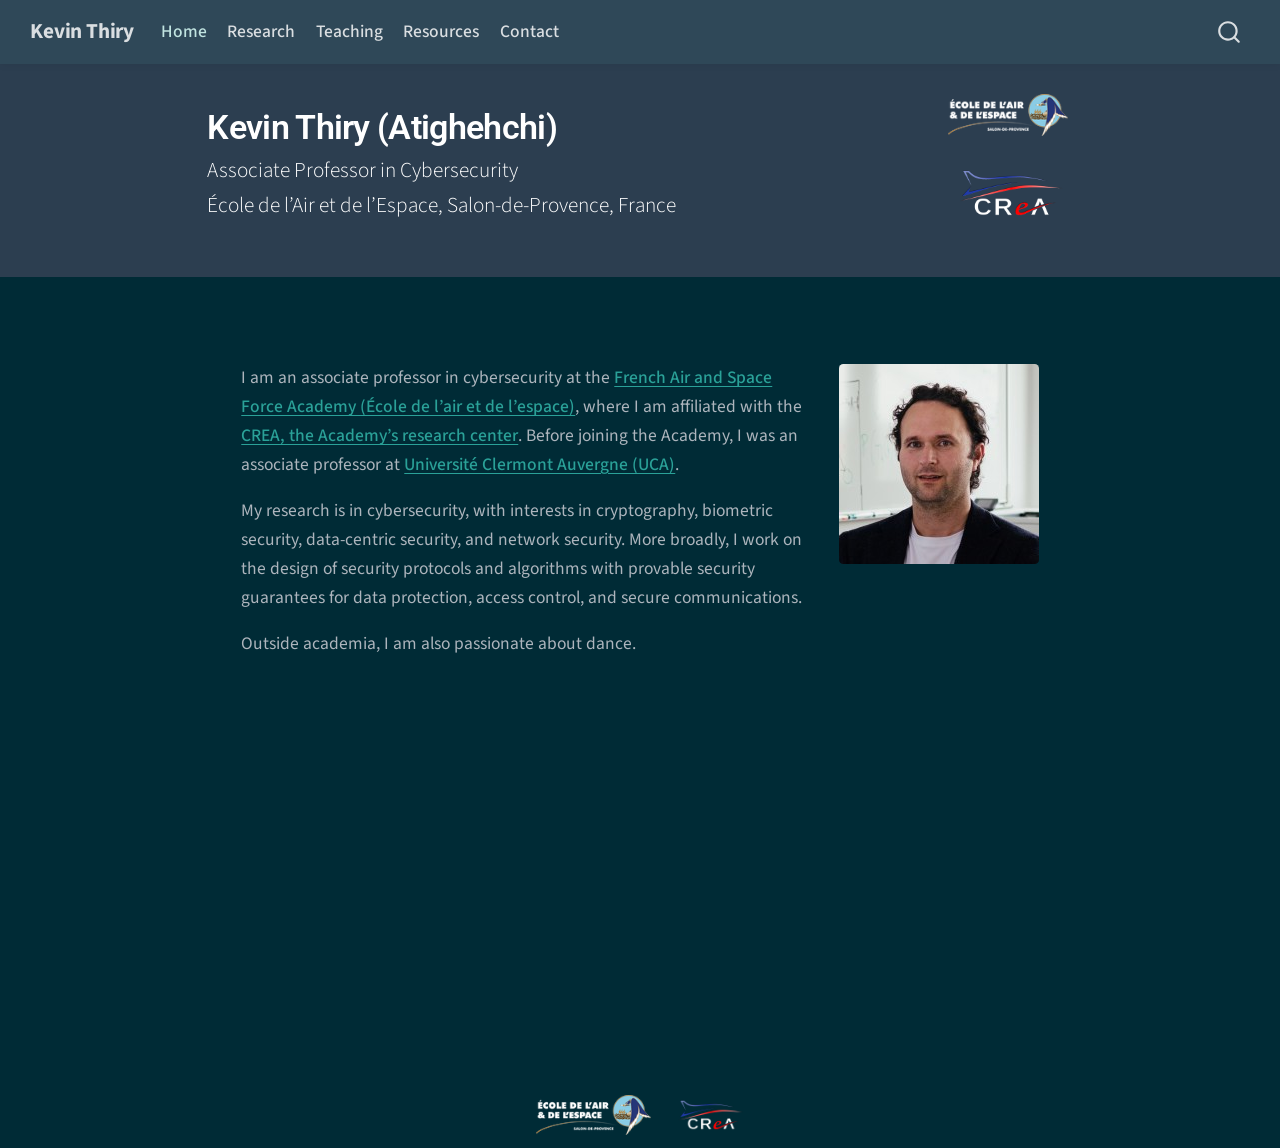
<file: docs/index.html>
<!DOCTYPE html>
<html xmlns="http://www.w3.org/1999/xhtml" lang="en" xml:lang="en"><head>

<meta charset="utf-8">
<meta name="generator" content="quarto-1.9.30">

<meta name="viewport" content="width=device-width, initial-scale=1.0, user-scalable=yes">


<title>Kevin Thiry (Atighehchi) – Kevin Thiry</title>
<style>
/* Default styles provided by pandoc.
** See https://pandoc.org/MANUAL.html#variables-for-html for config info.
*/
code{white-space: pre-wrap;}
span.smallcaps{font-variant: small-caps;}
div.columns{display: flex; gap: min(4vw, 1.5em);}
div.column{flex: auto; overflow-x: auto;}
div.hanging-indent{margin-left: 1.5em; text-indent: -1.5em;}
ul.task-list{list-style: none;}
ul.task-list li input[type="checkbox"] {
  width: 0.8em;
  margin: 0 0.8em 0.2em -1em; /* quarto-specific, see https://github.com/quarto-dev/quarto-cli/issues/4556 */ 
  vertical-align: middle;
}
</style>


<script src="site_libs/quarto-nav/quarto-nav.js"></script>
<script src="site_libs/quarto-nav/headroom.min.js"></script>
<script src="site_libs/clipboard/clipboard.min.js"></script>
<script src="site_libs/quarto-search/autocomplete.umd.js"></script>
<script src="site_libs/quarto-search/fuse.min.js"></script>
<script src="site_libs/quarto-search/quarto-search.js"></script>
<meta name="quarto:offset" content="./">
<script src="site_libs/quarto-html/quarto.js" type="module"></script>
<script src="site_libs/quarto-html/tabsets/tabsets.js" type="module"></script>
<script src="site_libs/quarto-html/popper.min.js"></script>
<script src="site_libs/quarto-html/tippy.umd.min.js"></script>
<link href="site_libs/quarto-html/tippy.css" rel="stylesheet">
<link href="site_libs/quarto-html/quarto-syntax-highlighting-92a119f464e29b2f7212a38ede3da618.css" rel="stylesheet" class="quarto-color-scheme" id="quarto-text-highlighting-styles">
<link href="site_libs/quarto-html/quarto-syntax-highlighting-dark-c8ee5e9782dcc26ea8a3459151165049.css" rel="stylesheet" class="quarto-color-scheme quarto-color-alternate" id="quarto-text-highlighting-styles">
<link href="site_libs/quarto-html/quarto-syntax-highlighting-92a119f464e29b2f7212a38ede3da618.css" rel="stylesheet" class="quarto-color-scheme-extra" id="quarto-text-highlighting-styles">
<script src="site_libs/bootstrap/bootstrap.min.js"></script>
<link href="site_libs/bootstrap/bootstrap-icons.css" rel="stylesheet">
<link href="site_libs/bootstrap/bootstrap-9f5f1ae5963a84c9391994a52729a342.min.css" rel="stylesheet" append-hash="true" class="quarto-color-scheme" id="quarto-bootstrap" data-mode="dark">
<link href="site_libs/bootstrap/bootstrap-dark-ed22fc9a63b1116d3129ba5933d568b9.min.css" rel="stylesheet" append-hash="true" class="quarto-color-scheme quarto-color-alternate" id="quarto-bootstrap" data-mode="dark">
<link href="site_libs/bootstrap/bootstrap-9f5f1ae5963a84c9391994a52729a342.min.css" rel="stylesheet" append-hash="true" class="quarto-color-scheme-extra" id="quarto-bootstrap" data-mode="dark">
<script id="quarto-search-options" type="application/json">{
  "location": "navbar",
  "copy-button": false,
  "collapse-after": 3,
  "panel-placement": "end",
  "type": "overlay",
  "limit": 50,
  "keyboard-shortcut": [
    "f",
    "/",
    "s"
  ],
  "show-item-context": false,
  "language": {
    "search-no-results-text": "No results",
    "search-matching-documents-text": "matching documents",
    "search-copy-link-title": "Copy link to search",
    "search-hide-matches-text": "Hide additional matches",
    "search-more-match-text": "more match in this document",
    "search-more-matches-text": "more matches in this document",
    "search-clear-button-title": "Clear",
    "search-text-placeholder": "",
    "search-detached-cancel-button-title": "Cancel",
    "search-submit-button-title": "Submit",
    "search-label": "Search"
  }
}</script>
<style>html{ scroll-behavior: smooth; }</style>
<style>

      .quarto-title-block .quarto-title-banner h1,
      .quarto-title-block .quarto-title-banner h2,
      .quarto-title-block .quarto-title-banner h3,
      .quarto-title-block .quarto-title-banner h4,
      .quarto-title-block .quarto-title-banner h5,
      .quarto-title-block .quarto-title-banner h6
      {
        color: white;
      }

      .quarto-title-block .quarto-title-banner {
        color: white;
background: #2c3e50;
      }
</style>
<link rel="preconnect" href="https://fonts.googleapis.com">
<link rel="preconnect" href="https://fonts.gstatic.com" crossorigin="">
<link href="https://fonts.googleapis.com/css2?family=Source+Sans+3:wght@400;500;600;700;750&amp;display=swap" rel="stylesheet">


<link rel="stylesheet" href="styles.css">
<link rel="stylesheet" href="styles/home-banner.css">
</head>

<body class="nav-fixed fullcontent quarto-light">

<div id="quarto-search-results"></div>
  <header id="quarto-header" class="headroom fixed-top quarto-banner">
    <nav class="navbar navbar-expand-lg " data-bs-theme="dark">
      <div class="navbar-container container-fluid">
      <div class="navbar-brand-container mx-auto">
    <a class="navbar-brand" href="./index.html">
    <span class="navbar-title">Kevin Thiry</span>
    </a>
  </div>
            <div id="quarto-search" class="" title="Search"></div>
          <button class="navbar-toggler" type="button" data-bs-toggle="collapse" data-bs-target="#navbarCollapse" aria-controls="navbarCollapse" role="menu" aria-expanded="false" aria-label="Toggle navigation" onclick="if (window.quartoToggleHeadroom) { window.quartoToggleHeadroom(); }">
  <span class="navbar-toggler-icon"></span>
</button>
          <div class="collapse navbar-collapse" id="navbarCollapse">
            <ul class="navbar-nav navbar-nav-scroll me-auto">
  <li class="nav-item">
    <a class="nav-link active" href="./index.html" aria-current="page"> 
<span class="menu-text">Home</span></a>
  </li>  
  <li class="nav-item">
    <a class="nav-link" href="./research.html"> 
<span class="menu-text">Research</span></a>
  </li>  
  <li class="nav-item">
    <a class="nav-link" href="./teaching.html"> 
<span class="menu-text">Teaching</span></a>
  </li>  
  <li class="nav-item">
    <a class="nav-link" href="./resources.html"> 
<span class="menu-text">Resources</span></a>
  </li>  
  <li class="nav-item">
    <a class="nav-link" href="./contact.html"> 
<span class="menu-text">Contact</span></a>
  </li>  
</ul>
          </div> <!-- /navcollapse -->
            <div class="quarto-navbar-tools">
</div>
      </div> <!-- /container-fluid -->
    </nav>
</header>
<!-- content -->
<header id="title-block-header" class="quarto-title-block default page-columns page-full">
  <div class="quarto-title-banner page-columns page-full">
    <div class="quarto-title column-body">
      <h1 class="title">Kevin Thiry (Atighehchi)</h1>
            <p class="subtitle lead">Associate Professor in Cybersecurity<br><span class="home-subtitle-2">École de l’Air et de l’Espace, Salon-de-Provence, France</span></p>
                      </div>
  </div>
  <div class="quarto-title-meta">
    </div>
  </header><div id="quarto-content" class="quarto-container page-columns page-rows-contents page-layout-article page-navbar">
<!-- sidebar -->
<!-- margin-sidebar -->
    
<!-- main -->
<div class="quarto-about-solana column-body">
  <div class="about-entity">
    <div class="entity-contents">
       
      <div class="about-contents"><main class="content quarto-banner-title-block" id="quarto-document-content">
<p>I am an associate professor in cybersecurity at the <a href="https://www.ecole-air-espace.fr">French Air and Space Force Academy (École de l’air et de l’espace)</a>, where I am affiliated with the <a href="https://crea.ecole-air-espace.fr">CREA, the Academy’s research center</a>. Before joining the Academy, I was an associate professor at <a href="https://www.uca.fr">Université Clermont Auvergne (UCA)</a>.</p>
<p>My research is in cybersecurity, with interests in cryptography, biometric security, data-centric security, and network security. More broadly, I work on the design of security protocols and algorithms with provable security guarantees for data protection, access control, and secure communications.</p>
<p>Outside academia, I am also passionate about dance.</p>


</main></div>
    </div>
    <img src="images/photo.jpeg" alt="Portrait of Kevin Thiry" class="about-image
  rounded " style="width: 14em;">
  </div>
</div>
 <!-- /main -->
<script id="quarto-html-after-body" type="application/javascript">
  window.document.addEventListener("DOMContentLoaded", function (event) {
    const isCodeAnnotation = (el) => {
      for (const clz of el.classList) {
        if (clz.startsWith('code-annotation-')) {                     
          return true;
        }
      }
      return false;
    }
    const onCopySuccess = function(e) {
      // button target
      const button = e.trigger;
      // don't keep focus
      button.blur();
      // flash "checked"
      button.classList.add('code-copy-button-checked');
      var currentTitle = button.getAttribute("title");
      button.setAttribute("title", "Copied!");
      let tooltip;
      if (window.bootstrap) {
        button.setAttribute("data-bs-toggle", "tooltip");
        button.setAttribute("data-bs-placement", "left");
        button.setAttribute("data-bs-title", "Copied!");
        tooltip = new bootstrap.Tooltip(button, 
          { trigger: "manual", 
            customClass: "code-copy-button-tooltip",
            offset: [0, -8]});
        tooltip.show();    
      }
      setTimeout(function() {
        if (tooltip) {
          tooltip.hide();
          button.removeAttribute("data-bs-title");
          button.removeAttribute("data-bs-toggle");
          button.removeAttribute("data-bs-placement");
        }
        button.setAttribute("title", currentTitle);
        button.classList.remove('code-copy-button-checked');
      }, 1000);
      // clear code selection
      e.clearSelection();
    }
    const getTextToCopy = function(trigger) {
      const outerScaffold = trigger.parentElement.cloneNode(true);
      const codeEl = outerScaffold.querySelector('code');
      for (const childEl of codeEl.children) {
        if (isCodeAnnotation(childEl)) {
          childEl.remove();
        }
      }
      return codeEl.innerText;
    }
    const clipboard = new window.ClipboardJS('.code-copy-button:not([data-in-quarto-modal])', {
      text: getTextToCopy
    });
    clipboard.on('success', onCopySuccess);
    if (window.document.getElementById('quarto-embedded-source-code-modal')) {
      const clipboardModal = new window.ClipboardJS('.code-copy-button[data-in-quarto-modal]', {
        text: getTextToCopy,
        container: window.document.getElementById('quarto-embedded-source-code-modal')
      });
      clipboardModal.on('success', onCopySuccess);
    }
      var localhostRegex = new RegExp(/^(?:http|https):\/\/localhost\:?[0-9]*\//);
      var mailtoRegex = new RegExp(/^mailto:/);
        var filterRegex = new RegExp("https:\/\/kthiry-eae\.github\.io\/");
      var isInternal = (href) => {
          return filterRegex.test(href) || localhostRegex.test(href) || mailtoRegex.test(href);
      }
      // Inspect non-navigation links and adorn them if external
     var links = window.document.querySelectorAll('a[href]:not(.nav-link):not(.navbar-brand):not(.toc-action):not(.sidebar-link):not(.sidebar-item-toggle):not(.pagination-link):not(.no-external):not([aria-hidden]):not(.dropdown-item):not(.quarto-navigation-tool):not(.about-link)');
      for (var i=0; i<links.length; i++) {
        const link = links[i];
        if (!isInternal(link.href)) {
          // undo the damage that might have been done by quarto-nav.js in the case of
          // links that we want to consider external
          if (link.dataset.originalHref !== undefined) {
            link.href = link.dataset.originalHref;
          }
            // target, if specified
            link.setAttribute("target", "_blank");
            if (link.getAttribute("rel") === null) {
              link.setAttribute("rel", "noopener");
            }
        }
      }
    function tippyHover(el, contentFn, onTriggerFn, onUntriggerFn) {
      const config = {
        allowHTML: true,
        maxWidth: 500,
        delay: 100,
        arrow: false,
        appendTo: function(el) {
            return el.parentElement;
        },
        interactive: true,
        interactiveBorder: 10,
        theme: 'quarto',
        placement: 'bottom-start',
      };
      if (contentFn) {
        config.content = contentFn;
      }
      if (onTriggerFn) {
        config.onTrigger = onTriggerFn;
      }
      if (onUntriggerFn) {
        config.onUntrigger = onUntriggerFn;
      }
      window.tippy(el, config); 
    }
    const noterefs = window.document.querySelectorAll('a[role="doc-noteref"]');
    for (var i=0; i<noterefs.length; i++) {
      const ref = noterefs[i];
      tippyHover(ref, function() {
        // use id or data attribute instead here
        let href = ref.getAttribute('data-footnote-href') || ref.getAttribute('href');
        try { href = new URL(href).hash; } catch {}
        const id = href.replace(/^#\/?/, "");
        const note = window.document.getElementById(id);
        if (note) {
          return note.innerHTML;
        } else {
          return "";
        }
      });
    }
    const xrefs = window.document.querySelectorAll('a.quarto-xref');
    const processXRef = (id, note) => {
      // Strip column container classes
      const stripColumnClz = (el) => {
        el.classList.remove("page-full", "page-columns");
        if (el.children) {
          for (const child of el.children) {
            stripColumnClz(child);
          }
        }
      }
      stripColumnClz(note)
      if (id === null || id.startsWith('sec-')) {
        // Special case sections, only their first couple elements
        const container = document.createElement("div");
        if (note.children && note.children.length > 2) {
          container.appendChild(note.children[0].cloneNode(true));
          for (let i = 1; i < note.children.length; i++) {
            const child = note.children[i];
            if (child.tagName === "P" && child.innerText === "") {
              continue;
            } else {
              container.appendChild(child.cloneNode(true));
              break;
            }
          }
          if (window.Quarto?.typesetMath) {
            window.Quarto.typesetMath(container);
          }
          return container.innerHTML
        } else {
          if (window.Quarto?.typesetMath) {
            window.Quarto.typesetMath(note);
          }
          return note.innerHTML;
        }
      } else {
        // Remove any anchor links if they are present
        const anchorLink = note.querySelector('a.anchorjs-link');
        if (anchorLink) {
          anchorLink.remove();
        }
        if (window.Quarto?.typesetMath) {
          window.Quarto.typesetMath(note);
        }
        if (note.classList.contains("callout")) {
          return note.outerHTML;
        } else {
          return note.innerHTML;
        }
      }
    }
    for (var i=0; i<xrefs.length; i++) {
      const xref = xrefs[i];
      tippyHover(xref, undefined, function(instance) {
        instance.disable();
        let url = xref.getAttribute('href');
        let hash = undefined; 
        if (url.startsWith('#')) {
          hash = url;
        } else {
          try { hash = new URL(url).hash; } catch {}
        }
        if (hash) {
          const id = hash.replace(/^#\/?/, "");
          const note = window.document.getElementById(id);
          if (note !== null) {
            try {
              const html = processXRef(id, note.cloneNode(true));
              instance.setContent(html);
            } finally {
              instance.enable();
              instance.show();
            }
          } else {
            // See if we can fetch this
            fetch(url.split('#')[0])
            .then(res => res.text())
            .then(html => {
              const parser = new DOMParser();
              const htmlDoc = parser.parseFromString(html, "text/html");
              const note = htmlDoc.getElementById(id);
              if (note !== null) {
                const html = processXRef(id, note);
                instance.setContent(html);
              } 
            }).finally(() => {
              instance.enable();
              instance.show();
            });
          }
        } else {
          // See if we can fetch a full url (with no hash to target)
          // This is a special case and we should probably do some content thinning / targeting
          fetch(url)
          .then(res => res.text())
          .then(html => {
            const parser = new DOMParser();
            const htmlDoc = parser.parseFromString(html, "text/html");
            const note = htmlDoc.querySelector('main.content');
            if (note !== null) {
              // This should only happen for chapter cross references
              // (since there is no id in the URL)
              // remove the first header
              if (note.children.length > 0 && note.children[0].tagName === "HEADER") {
                note.children[0].remove();
              }
              const html = processXRef(null, note);
              instance.setContent(html);
            } 
          }).finally(() => {
            instance.enable();
            instance.show();
          });
        }
      }, function(instance) {
      });
    }
        let selectedAnnoteEl;
        const selectorForAnnotation = ( cell, annotation) => {
          let cellAttr = 'data-code-cell="' + cell + '"';
          let lineAttr = 'data-code-annotation="' +  annotation + '"';
          const selector = 'span[' + cellAttr + '][' + lineAttr + ']';
          return selector;
        }
        const selectCodeLines = (annoteEl) => {
          const doc = window.document;
          const targetCell = annoteEl.getAttribute("data-target-cell");
          const targetAnnotation = annoteEl.getAttribute("data-target-annotation");
          const annoteSpan = window.document.querySelector(selectorForAnnotation(targetCell, targetAnnotation));
          const lines = annoteSpan.getAttribute("data-code-lines").split(",");
          const lineIds = lines.map((line) => {
            return targetCell + "-" + line;
          })
          let top = null;
          let height = null;
          let parent = null;
          if (lineIds.length > 0) {
              //compute the position of the single el (top and bottom and make a div)
              const el = window.document.getElementById(lineIds[0]);
              top = el.offsetTop;
              height = el.offsetHeight;
              parent = el.parentElement.parentElement;
            if (lineIds.length > 1) {
              const lastEl = window.document.getElementById(lineIds[lineIds.length - 1]);
              const bottom = lastEl.offsetTop + lastEl.offsetHeight;
              height = bottom - top;
            }
            if (top !== null && height !== null && parent !== null) {
              // cook up a div (if necessary) and position it 
              let div = window.document.getElementById("code-annotation-line-highlight");
              if (div === null) {
                div = window.document.createElement("div");
                div.setAttribute("id", "code-annotation-line-highlight");
                div.style.position = 'absolute';
                parent.appendChild(div);
              }
              div.style.top = top - 2 + "px";
              div.style.height = height + 4 + "px";
              div.style.left = 0;
              let gutterDiv = window.document.getElementById("code-annotation-line-highlight-gutter");
              if (gutterDiv === null) {
                gutterDiv = window.document.createElement("div");
                gutterDiv.setAttribute("id", "code-annotation-line-highlight-gutter");
                gutterDiv.style.position = 'absolute';
                const codeCell = window.document.getElementById(targetCell);
                const gutter = codeCell.querySelector('.code-annotation-gutter');
                gutter.appendChild(gutterDiv);
              }
              gutterDiv.style.top = top - 2 + "px";
              gutterDiv.style.height = height + 4 + "px";
            }
            selectedAnnoteEl = annoteEl;
          }
        };
        const unselectCodeLines = () => {
          const elementsIds = ["code-annotation-line-highlight", "code-annotation-line-highlight-gutter"];
          elementsIds.forEach((elId) => {
            const div = window.document.getElementById(elId);
            if (div) {
              div.remove();
            }
          });
          selectedAnnoteEl = undefined;
        };
          // Handle positioning of the toggle
      window.addEventListener(
        "resize",
        throttle(() => {
          elRect = undefined;
          if (selectedAnnoteEl) {
            selectCodeLines(selectedAnnoteEl);
          }
        }, 10)
      );
      function throttle(fn, ms) {
      let throttle = false;
      let timer;
        return (...args) => {
          if(!throttle) { // first call gets through
              fn.apply(this, args);
              throttle = true;
          } else { // all the others get throttled
              if(timer) clearTimeout(timer); // cancel #2
              timer = setTimeout(() => {
                fn.apply(this, args);
                timer = throttle = false;
              }, ms);
          }
        };
      }
        // Attach click handler to the DT
        const annoteDls = window.document.querySelectorAll('dt[data-target-cell]');
        for (const annoteDlNode of annoteDls) {
          annoteDlNode.addEventListener('click', (event) => {
            const clickedEl = event.target;
            if (clickedEl !== selectedAnnoteEl) {
              unselectCodeLines();
              const activeEl = window.document.querySelector('dt[data-target-cell].code-annotation-active');
              if (activeEl) {
                activeEl.classList.remove('code-annotation-active');
              }
              selectCodeLines(clickedEl);
              clickedEl.classList.add('code-annotation-active');
            } else {
              // Unselect the line
              unselectCodeLines();
              clickedEl.classList.remove('code-annotation-active');
            }
          });
        }
    const findCites = (el) => {
      const parentEl = el.parentElement;
      if (parentEl) {
        const cites = parentEl.dataset.cites;
        if (cites) {
          return {
            el,
            cites: cites.split(' ')
          };
        } else {
          return findCites(el.parentElement)
        }
      } else {
        return undefined;
      }
    };
    var bibliorefs = window.document.querySelectorAll('a[role="doc-biblioref"]');
    for (var i=0; i<bibliorefs.length; i++) {
      const ref = bibliorefs[i];
      const citeInfo = findCites(ref);
      if (citeInfo) {
        tippyHover(citeInfo.el, function() {
          var popup = window.document.createElement('div');
          citeInfo.cites.forEach(function(cite) {
            var citeDiv = window.document.createElement('div');
            citeDiv.classList.add('hanging-indent');
            citeDiv.classList.add('csl-entry');
            var biblioDiv = window.document.getElementById('ref-' + cite);
            if (biblioDiv) {
              citeDiv.innerHTML = biblioDiv.innerHTML;
            }
            popup.appendChild(citeDiv);
          });
          return popup.innerHTML;
        });
      }
    }
  });
  </script>
</div> <!-- /content -->
<footer class="footer">
  <div class="nav-footer">
    <div class="nav-footer-left">
      &nbsp;
    </div>   
    <div class="nav-footer-center">
<p><img src="images/logo-eae.png" alt="EAE logo" style="height:40px; margin-right:24px;"> <img src="images/logo-crea.png" alt="CREA logo" style="height:32px;"></p>
</div>
    <div class="nav-footer-right">
      &nbsp;
    </div>
  </div>
</footer>




<script src="site_libs/quarto-html/zenscroll-min.js"></script>
</body></html>
</file>
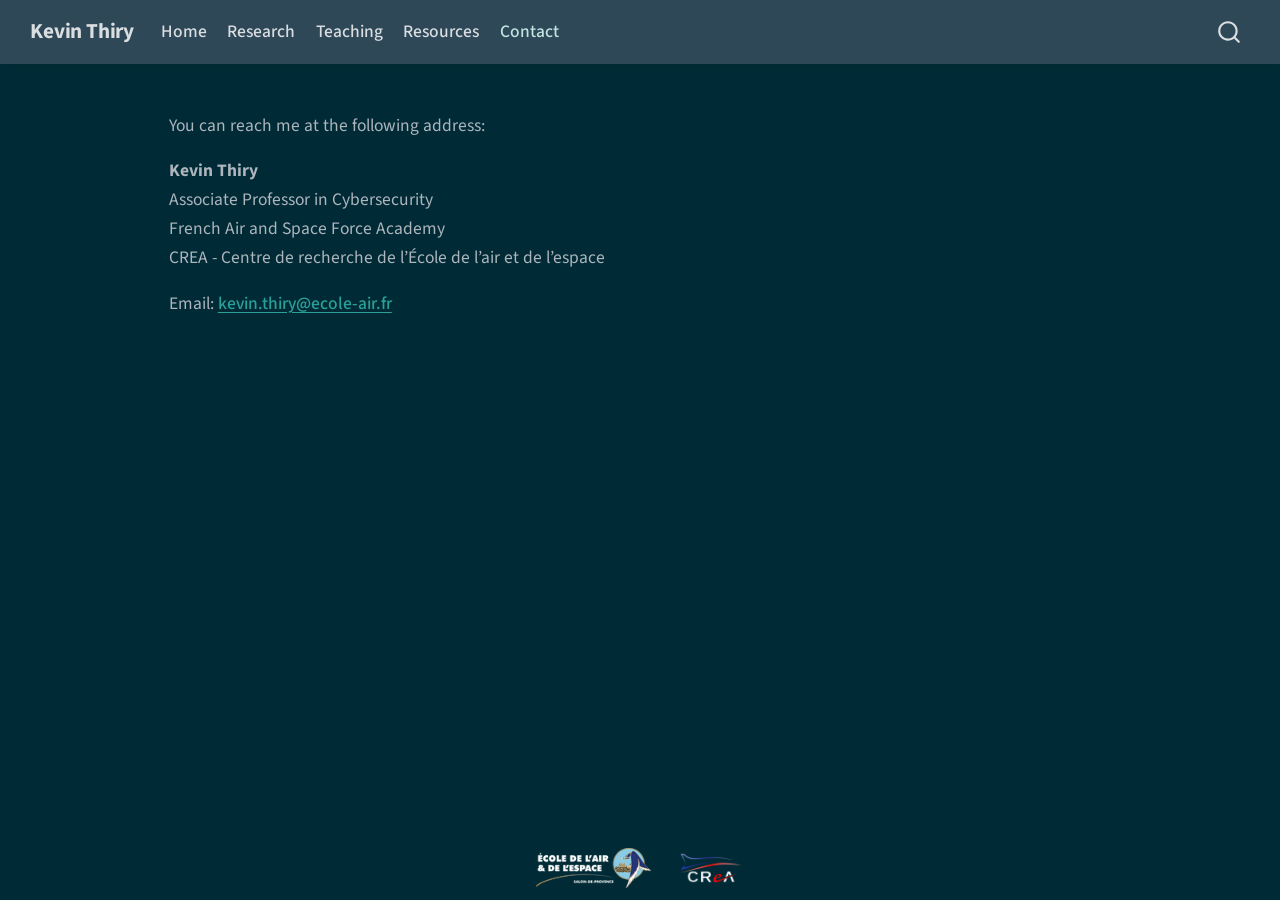
<file: docs/contact.html>
<!DOCTYPE html>
<html xmlns="http://www.w3.org/1999/xhtml" lang="en" xml:lang="en"><head>

<meta charset="utf-8">
<meta name="generator" content="quarto-1.9.30">

<meta name="viewport" content="width=device-width, initial-scale=1.0, user-scalable=yes">


<title>contact – Kevin Thiry</title>
<style>
/* Default styles provided by pandoc.
** See https://pandoc.org/MANUAL.html#variables-for-html for config info.
*/
code{white-space: pre-wrap;}
span.smallcaps{font-variant: small-caps;}
div.columns{display: flex; gap: min(4vw, 1.5em);}
div.column{flex: auto; overflow-x: auto;}
div.hanging-indent{margin-left: 1.5em; text-indent: -1.5em;}
ul.task-list{list-style: none;}
ul.task-list li input[type="checkbox"] {
  width: 0.8em;
  margin: 0 0.8em 0.2em -1em; /* quarto-specific, see https://github.com/quarto-dev/quarto-cli/issues/4556 */ 
  vertical-align: middle;
}
</style>


<script src="site_libs/quarto-nav/quarto-nav.js"></script>
<script src="site_libs/quarto-nav/headroom.min.js"></script>
<script src="site_libs/clipboard/clipboard.min.js"></script>
<script src="site_libs/quarto-search/autocomplete.umd.js"></script>
<script src="site_libs/quarto-search/fuse.min.js"></script>
<script src="site_libs/quarto-search/quarto-search.js"></script>
<meta name="quarto:offset" content="./">
<script src="site_libs/quarto-html/quarto.js" type="module"></script>
<script src="site_libs/quarto-html/tabsets/tabsets.js" type="module"></script>
<script src="site_libs/quarto-html/popper.min.js"></script>
<script src="site_libs/quarto-html/tippy.umd.min.js"></script>
<script src="site_libs/quarto-html/anchor.min.js"></script>
<link href="site_libs/quarto-html/tippy.css" rel="stylesheet">
<link href="site_libs/quarto-html/quarto-syntax-highlighting-92a119f464e29b2f7212a38ede3da618.css" rel="stylesheet" class="quarto-color-scheme" id="quarto-text-highlighting-styles">
<link href="site_libs/quarto-html/quarto-syntax-highlighting-dark-c8ee5e9782dcc26ea8a3459151165049.css" rel="stylesheet" class="quarto-color-scheme quarto-color-alternate" id="quarto-text-highlighting-styles">
<link href="site_libs/quarto-html/quarto-syntax-highlighting-92a119f464e29b2f7212a38ede3da618.css" rel="stylesheet" class="quarto-color-scheme-extra" id="quarto-text-highlighting-styles">
<script src="site_libs/bootstrap/bootstrap.min.js"></script>
<link href="site_libs/bootstrap/bootstrap-icons.css" rel="stylesheet">
<link href="site_libs/bootstrap/bootstrap-6e10a646bfec05507c519014a37f2e1d.min.css" rel="stylesheet" append-hash="true" class="quarto-color-scheme" id="quarto-bootstrap" data-mode="dark">
<link href="site_libs/bootstrap/bootstrap-dark-9cc216f71073c481ea4101699fadfeac.min.css" rel="stylesheet" append-hash="true" class="quarto-color-scheme quarto-color-alternate" id="quarto-bootstrap" data-mode="dark">
<link href="site_libs/bootstrap/bootstrap-6e10a646bfec05507c519014a37f2e1d.min.css" rel="stylesheet" append-hash="true" class="quarto-color-scheme-extra" id="quarto-bootstrap" data-mode="dark">
<script id="quarto-search-options" type="application/json">{
  "location": "navbar",
  "copy-button": false,
  "collapse-after": 3,
  "panel-placement": "end",
  "type": "overlay",
  "limit": 50,
  "keyboard-shortcut": [
    "f",
    "/",
    "s"
  ],
  "show-item-context": false,
  "language": {
    "search-no-results-text": "No results",
    "search-matching-documents-text": "matching documents",
    "search-copy-link-title": "Copy link to search",
    "search-hide-matches-text": "Hide additional matches",
    "search-more-match-text": "more match in this document",
    "search-more-matches-text": "more matches in this document",
    "search-clear-button-title": "Clear",
    "search-text-placeholder": "",
    "search-detached-cancel-button-title": "Cancel",
    "search-submit-button-title": "Submit",
    "search-label": "Search"
  }
}</script>
<style>html{ scroll-behavior: smooth; }</style>
<link rel="preconnect" href="https://fonts.googleapis.com">
<link rel="preconnect" href="https://fonts.gstatic.com" crossorigin="">
<link href="https://fonts.googleapis.com/css2?family=Source+Sans+3:wght@400;500;600;700;750&amp;display=swap" rel="stylesheet">


<link rel="stylesheet" href="styles.css">
</head>

<body class="nav-fixed quarto-light">

<div id="quarto-search-results"></div>
  <header id="quarto-header" class="headroom fixed-top">
    <nav class="navbar navbar-expand-lg " data-bs-theme="dark">
      <div class="navbar-container container-fluid">
      <div class="navbar-brand-container mx-auto">
    <a class="navbar-brand" href="./index.html">
    <span class="navbar-title">Kevin Thiry</span>
    </a>
  </div>
            <div id="quarto-search" class="" title="Search"></div>
          <button class="navbar-toggler" type="button" data-bs-toggle="collapse" data-bs-target="#navbarCollapse" aria-controls="navbarCollapse" role="menu" aria-expanded="false" aria-label="Toggle navigation" onclick="if (window.quartoToggleHeadroom) { window.quartoToggleHeadroom(); }">
  <span class="navbar-toggler-icon"></span>
</button>
          <div class="collapse navbar-collapse" id="navbarCollapse">
            <ul class="navbar-nav navbar-nav-scroll me-auto">
  <li class="nav-item">
    <a class="nav-link" href="./index.html"> 
<span class="menu-text">Home</span></a>
  </li>  
  <li class="nav-item">
    <a class="nav-link" href="./research.html"> 
<span class="menu-text">Research</span></a>
  </li>  
  <li class="nav-item">
    <a class="nav-link" href="./teaching.html"> 
<span class="menu-text">Teaching</span></a>
  </li>  
  <li class="nav-item">
    <a class="nav-link" href="./resources.html"> 
<span class="menu-text">Resources</span></a>
  </li>  
  <li class="nav-item">
    <a class="nav-link active" href="./contact.html" aria-current="page"> 
<span class="menu-text">Contact</span></a>
  </li>  
</ul>
          </div> <!-- /navcollapse -->
            <div class="quarto-navbar-tools">
</div>
      </div> <!-- /container-fluid -->
    </nav>
</header>
<!-- content -->
<div id="quarto-content" class="quarto-container page-columns page-rows-contents page-layout-article page-navbar">
<!-- sidebar -->
<!-- margin-sidebar -->
    <div id="quarto-margin-sidebar" class="sidebar margin-sidebar zindex-bottom">
        
    </div>
<!-- main -->
<main class="content" id="quarto-document-content"><header id="title-block-header" class="quarto-title-block"></header>




<p>You can reach me at the following address:</p>
<p><strong>Kevin Thiry</strong><br>
Associate Professor in Cybersecurity<br>
French Air and Space Force Academy<br>
CREA - Centre de recherche de l’École de l’air et de l’espace</p>
<p>Email: <a href="mailto:kevin.thiry@ecole-air.fr">kevin.thiry@ecole-air.fr</a></p>



</main> <!-- /main -->
<script id="quarto-html-after-body" type="application/javascript">
  window.document.addEventListener("DOMContentLoaded", function (event) {
    const icon = "";
    const anchorJS = new window.AnchorJS();
    anchorJS.options = {
      placement: 'right',
      icon: icon
    };
    anchorJS.add('.anchored');
    const isCodeAnnotation = (el) => {
      for (const clz of el.classList) {
        if (clz.startsWith('code-annotation-')) {                     
          return true;
        }
      }
      return false;
    }
    const onCopySuccess = function(e) {
      // button target
      const button = e.trigger;
      // don't keep focus
      button.blur();
      // flash "checked"
      button.classList.add('code-copy-button-checked');
      var currentTitle = button.getAttribute("title");
      button.setAttribute("title", "Copied!");
      let tooltip;
      if (window.bootstrap) {
        button.setAttribute("data-bs-toggle", "tooltip");
        button.setAttribute("data-bs-placement", "left");
        button.setAttribute("data-bs-title", "Copied!");
        tooltip = new bootstrap.Tooltip(button, 
          { trigger: "manual", 
            customClass: "code-copy-button-tooltip",
            offset: [0, -8]});
        tooltip.show();    
      }
      setTimeout(function() {
        if (tooltip) {
          tooltip.hide();
          button.removeAttribute("data-bs-title");
          button.removeAttribute("data-bs-toggle");
          button.removeAttribute("data-bs-placement");
        }
        button.setAttribute("title", currentTitle);
        button.classList.remove('code-copy-button-checked');
      }, 1000);
      // clear code selection
      e.clearSelection();
    }
    const getTextToCopy = function(trigger) {
      const outerScaffold = trigger.parentElement.cloneNode(true);
      const codeEl = outerScaffold.querySelector('code');
      for (const childEl of codeEl.children) {
        if (isCodeAnnotation(childEl)) {
          childEl.remove();
        }
      }
      return codeEl.innerText;
    }
    const clipboard = new window.ClipboardJS('.code-copy-button:not([data-in-quarto-modal])', {
      text: getTextToCopy
    });
    clipboard.on('success', onCopySuccess);
    if (window.document.getElementById('quarto-embedded-source-code-modal')) {
      const clipboardModal = new window.ClipboardJS('.code-copy-button[data-in-quarto-modal]', {
        text: getTextToCopy,
        container: window.document.getElementById('quarto-embedded-source-code-modal')
      });
      clipboardModal.on('success', onCopySuccess);
    }
      var localhostRegex = new RegExp(/^(?:http|https):\/\/localhost\:?[0-9]*\//);
      var mailtoRegex = new RegExp(/^mailto:/);
        var filterRegex = new RegExp("https:\/\/kthiry-eae\.github\.io\/");
      var isInternal = (href) => {
          return filterRegex.test(href) || localhostRegex.test(href) || mailtoRegex.test(href);
      }
      // Inspect non-navigation links and adorn them if external
     var links = window.document.querySelectorAll('a[href]:not(.nav-link):not(.navbar-brand):not(.toc-action):not(.sidebar-link):not(.sidebar-item-toggle):not(.pagination-link):not(.no-external):not([aria-hidden]):not(.dropdown-item):not(.quarto-navigation-tool):not(.about-link)');
      for (var i=0; i<links.length; i++) {
        const link = links[i];
        if (!isInternal(link.href)) {
          // undo the damage that might have been done by quarto-nav.js in the case of
          // links that we want to consider external
          if (link.dataset.originalHref !== undefined) {
            link.href = link.dataset.originalHref;
          }
            // target, if specified
            link.setAttribute("target", "_blank");
            if (link.getAttribute("rel") === null) {
              link.setAttribute("rel", "noopener");
            }
        }
      }
    function tippyHover(el, contentFn, onTriggerFn, onUntriggerFn) {
      const config = {
        allowHTML: true,
        maxWidth: 500,
        delay: 100,
        arrow: false,
        appendTo: function(el) {
            return el.parentElement;
        },
        interactive: true,
        interactiveBorder: 10,
        theme: 'quarto',
        placement: 'bottom-start',
      };
      if (contentFn) {
        config.content = contentFn;
      }
      if (onTriggerFn) {
        config.onTrigger = onTriggerFn;
      }
      if (onUntriggerFn) {
        config.onUntrigger = onUntriggerFn;
      }
      window.tippy(el, config); 
    }
    const noterefs = window.document.querySelectorAll('a[role="doc-noteref"]');
    for (var i=0; i<noterefs.length; i++) {
      const ref = noterefs[i];
      tippyHover(ref, function() {
        // use id or data attribute instead here
        let href = ref.getAttribute('data-footnote-href') || ref.getAttribute('href');
        try { href = new URL(href).hash; } catch {}
        const id = href.replace(/^#\/?/, "");
        const note = window.document.getElementById(id);
        if (note) {
          return note.innerHTML;
        } else {
          return "";
        }
      });
    }
    const xrefs = window.document.querySelectorAll('a.quarto-xref');
    const processXRef = (id, note) => {
      // Strip column container classes
      const stripColumnClz = (el) => {
        el.classList.remove("page-full", "page-columns");
        if (el.children) {
          for (const child of el.children) {
            stripColumnClz(child);
          }
        }
      }
      stripColumnClz(note)
      if (id === null || id.startsWith('sec-')) {
        // Special case sections, only their first couple elements
        const container = document.createElement("div");
        if (note.children && note.children.length > 2) {
          container.appendChild(note.children[0].cloneNode(true));
          for (let i = 1; i < note.children.length; i++) {
            const child = note.children[i];
            if (child.tagName === "P" && child.innerText === "") {
              continue;
            } else {
              container.appendChild(child.cloneNode(true));
              break;
            }
          }
          if (window.Quarto?.typesetMath) {
            window.Quarto.typesetMath(container);
          }
          return container.innerHTML
        } else {
          if (window.Quarto?.typesetMath) {
            window.Quarto.typesetMath(note);
          }
          return note.innerHTML;
        }
      } else {
        // Remove any anchor links if they are present
        const anchorLink = note.querySelector('a.anchorjs-link');
        if (anchorLink) {
          anchorLink.remove();
        }
        if (window.Quarto?.typesetMath) {
          window.Quarto.typesetMath(note);
        }
        if (note.classList.contains("callout")) {
          return note.outerHTML;
        } else {
          return note.innerHTML;
        }
      }
    }
    for (var i=0; i<xrefs.length; i++) {
      const xref = xrefs[i];
      tippyHover(xref, undefined, function(instance) {
        instance.disable();
        let url = xref.getAttribute('href');
        let hash = undefined; 
        if (url.startsWith('#')) {
          hash = url;
        } else {
          try { hash = new URL(url).hash; } catch {}
        }
        if (hash) {
          const id = hash.replace(/^#\/?/, "");
          const note = window.document.getElementById(id);
          if (note !== null) {
            try {
              const html = processXRef(id, note.cloneNode(true));
              instance.setContent(html);
            } finally {
              instance.enable();
              instance.show();
            }
          } else {
            // See if we can fetch this
            fetch(url.split('#')[0])
            .then(res => res.text())
            .then(html => {
              const parser = new DOMParser();
              const htmlDoc = parser.parseFromString(html, "text/html");
              const note = htmlDoc.getElementById(id);
              if (note !== null) {
                const html = processXRef(id, note);
                instance.setContent(html);
              } 
            }).finally(() => {
              instance.enable();
              instance.show();
            });
          }
        } else {
          // See if we can fetch a full url (with no hash to target)
          // This is a special case and we should probably do some content thinning / targeting
          fetch(url)
          .then(res => res.text())
          .then(html => {
            const parser = new DOMParser();
            const htmlDoc = parser.parseFromString(html, "text/html");
            const note = htmlDoc.querySelector('main.content');
            if (note !== null) {
              // This should only happen for chapter cross references
              // (since there is no id in the URL)
              // remove the first header
              if (note.children.length > 0 && note.children[0].tagName === "HEADER") {
                note.children[0].remove();
              }
              const html = processXRef(null, note);
              instance.setContent(html);
            } 
          }).finally(() => {
            instance.enable();
            instance.show();
          });
        }
      }, function(instance) {
      });
    }
        let selectedAnnoteEl;
        const selectorForAnnotation = ( cell, annotation) => {
          let cellAttr = 'data-code-cell="' + cell + '"';
          let lineAttr = 'data-code-annotation="' +  annotation + '"';
          const selector = 'span[' + cellAttr + '][' + lineAttr + ']';
          return selector;
        }
        const selectCodeLines = (annoteEl) => {
          const doc = window.document;
          const targetCell = annoteEl.getAttribute("data-target-cell");
          const targetAnnotation = annoteEl.getAttribute("data-target-annotation");
          const annoteSpan = window.document.querySelector(selectorForAnnotation(targetCell, targetAnnotation));
          const lines = annoteSpan.getAttribute("data-code-lines").split(",");
          const lineIds = lines.map((line) => {
            return targetCell + "-" + line;
          })
          let top = null;
          let height = null;
          let parent = null;
          if (lineIds.length > 0) {
              //compute the position of the single el (top and bottom and make a div)
              const el = window.document.getElementById(lineIds[0]);
              top = el.offsetTop;
              height = el.offsetHeight;
              parent = el.parentElement.parentElement;
            if (lineIds.length > 1) {
              const lastEl = window.document.getElementById(lineIds[lineIds.length - 1]);
              const bottom = lastEl.offsetTop + lastEl.offsetHeight;
              height = bottom - top;
            }
            if (top !== null && height !== null && parent !== null) {
              // cook up a div (if necessary) and position it 
              let div = window.document.getElementById("code-annotation-line-highlight");
              if (div === null) {
                div = window.document.createElement("div");
                div.setAttribute("id", "code-annotation-line-highlight");
                div.style.position = 'absolute';
                parent.appendChild(div);
              }
              div.style.top = top - 2 + "px";
              div.style.height = height + 4 + "px";
              div.style.left = 0;
              let gutterDiv = window.document.getElementById("code-annotation-line-highlight-gutter");
              if (gutterDiv === null) {
                gutterDiv = window.document.createElement("div");
                gutterDiv.setAttribute("id", "code-annotation-line-highlight-gutter");
                gutterDiv.style.position = 'absolute';
                const codeCell = window.document.getElementById(targetCell);
                const gutter = codeCell.querySelector('.code-annotation-gutter');
                gutter.appendChild(gutterDiv);
              }
              gutterDiv.style.top = top - 2 + "px";
              gutterDiv.style.height = height + 4 + "px";
            }
            selectedAnnoteEl = annoteEl;
          }
        };
        const unselectCodeLines = () => {
          const elementsIds = ["code-annotation-line-highlight", "code-annotation-line-highlight-gutter"];
          elementsIds.forEach((elId) => {
            const div = window.document.getElementById(elId);
            if (div) {
              div.remove();
            }
          });
          selectedAnnoteEl = undefined;
        };
          // Handle positioning of the toggle
      window.addEventListener(
        "resize",
        throttle(() => {
          elRect = undefined;
          if (selectedAnnoteEl) {
            selectCodeLines(selectedAnnoteEl);
          }
        }, 10)
      );
      function throttle(fn, ms) {
      let throttle = false;
      let timer;
        return (...args) => {
          if(!throttle) { // first call gets through
              fn.apply(this, args);
              throttle = true;
          } else { // all the others get throttled
              if(timer) clearTimeout(timer); // cancel #2
              timer = setTimeout(() => {
                fn.apply(this, args);
                timer = throttle = false;
              }, ms);
          }
        };
      }
        // Attach click handler to the DT
        const annoteDls = window.document.querySelectorAll('dt[data-target-cell]');
        for (const annoteDlNode of annoteDls) {
          annoteDlNode.addEventListener('click', (event) => {
            const clickedEl = event.target;
            if (clickedEl !== selectedAnnoteEl) {
              unselectCodeLines();
              const activeEl = window.document.querySelector('dt[data-target-cell].code-annotation-active');
              if (activeEl) {
                activeEl.classList.remove('code-annotation-active');
              }
              selectCodeLines(clickedEl);
              clickedEl.classList.add('code-annotation-active');
            } else {
              // Unselect the line
              unselectCodeLines();
              clickedEl.classList.remove('code-annotation-active');
            }
          });
        }
    const findCites = (el) => {
      const parentEl = el.parentElement;
      if (parentEl) {
        const cites = parentEl.dataset.cites;
        if (cites) {
          return {
            el,
            cites: cites.split(' ')
          };
        } else {
          return findCites(el.parentElement)
        }
      } else {
        return undefined;
      }
    };
    var bibliorefs = window.document.querySelectorAll('a[role="doc-biblioref"]');
    for (var i=0; i<bibliorefs.length; i++) {
      const ref = bibliorefs[i];
      const citeInfo = findCites(ref);
      if (citeInfo) {
        tippyHover(citeInfo.el, function() {
          var popup = window.document.createElement('div');
          citeInfo.cites.forEach(function(cite) {
            var citeDiv = window.document.createElement('div');
            citeDiv.classList.add('hanging-indent');
            citeDiv.classList.add('csl-entry');
            var biblioDiv = window.document.getElementById('ref-' + cite);
            if (biblioDiv) {
              citeDiv.innerHTML = biblioDiv.innerHTML;
            }
            popup.appendChild(citeDiv);
          });
          return popup.innerHTML;
        });
      }
    }
  });
  </script>
</div> <!-- /content -->
<footer class="footer">
  <div class="nav-footer">
    <div class="nav-footer-left">
      &nbsp;
    </div>   
    <div class="nav-footer-center">
<p><img src="images/logo-eae.png" alt="EAE logo" style="height:40px; margin-right:24px;"> <img src="images/logo-crea.png" alt="CREA logo" style="height:32px;"></p>
</div>
    <div class="nav-footer-right">
      &nbsp;
    </div>
  </div>
</footer>




<script src="site_libs/quarto-html/zenscroll-min.js"></script>
</body></html>
</file>
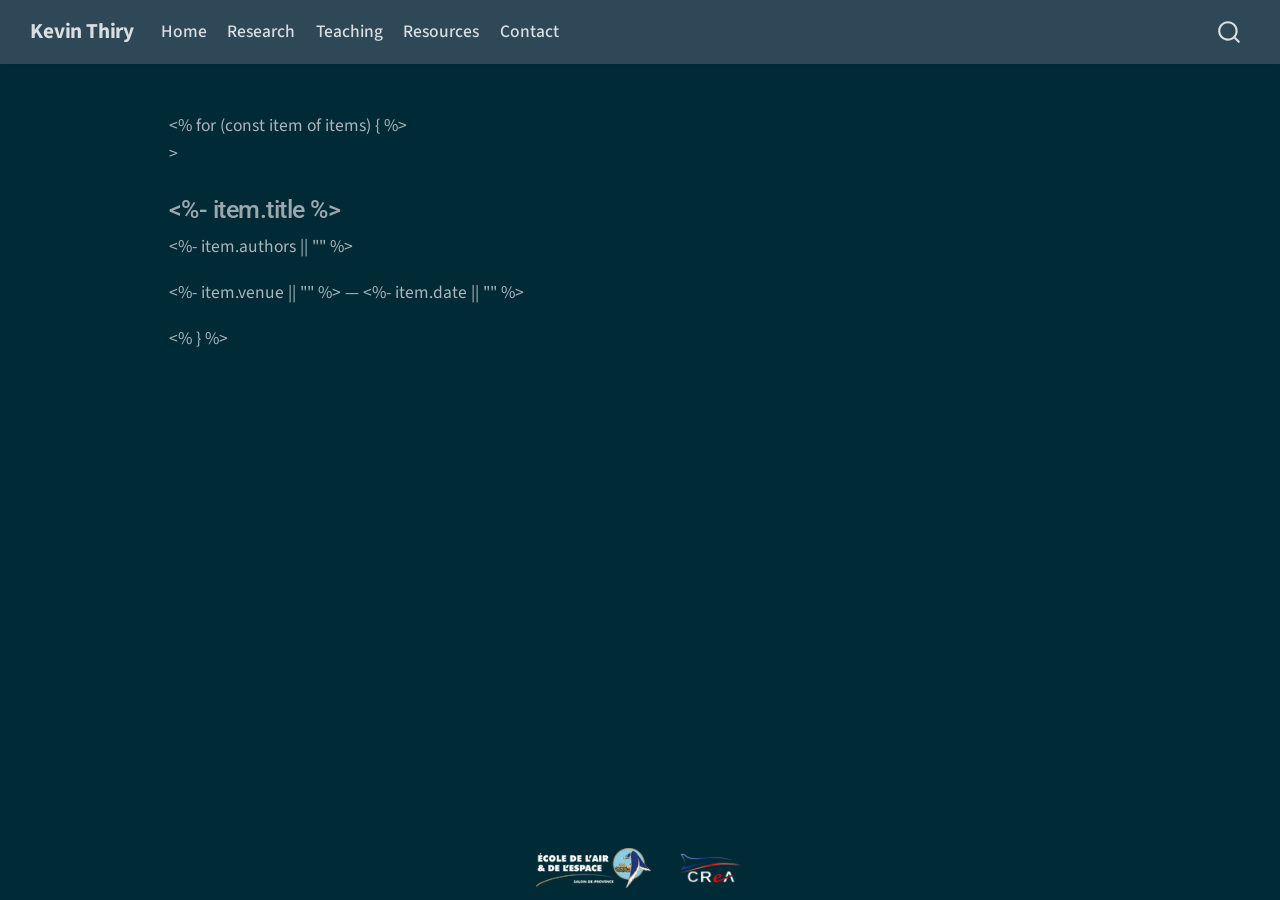
<file: docs/publications.ejs.html>
<!DOCTYPE html>
<html xmlns="http://www.w3.org/1999/xhtml" lang="en" xml:lang="en"><head>

<meta charset="utf-8">
<meta name="generator" content="quarto-1.9.30">

<meta name="viewport" content="width=device-width, initial-scale=1.0, user-scalable=yes">


<title>publications.ejs – Kevin Thiry</title>
<style>
/* Default styles provided by pandoc.
** See https://pandoc.org/MANUAL.html#variables-for-html for config info.
*/
code{white-space: pre-wrap;}
span.smallcaps{font-variant: small-caps;}
div.columns{display: flex; gap: min(4vw, 1.5em);}
div.column{flex: auto; overflow-x: auto;}
div.hanging-indent{margin-left: 1.5em; text-indent: -1.5em;}
ul.task-list{list-style: none;}
ul.task-list li input[type="checkbox"] {
  width: 0.8em;
  margin: 0 0.8em 0.2em -1em; /* quarto-specific, see https://github.com/quarto-dev/quarto-cli/issues/4556 */ 
  vertical-align: middle;
}
</style>


<script src="site_libs/quarto-nav/quarto-nav.js"></script>
<script src="site_libs/quarto-nav/headroom.min.js"></script>
<script src="site_libs/clipboard/clipboard.min.js"></script>
<script src="site_libs/quarto-search/autocomplete.umd.js"></script>
<script src="site_libs/quarto-search/fuse.min.js"></script>
<script src="site_libs/quarto-search/quarto-search.js"></script>
<meta name="quarto:offset" content="./">
<script src="site_libs/quarto-html/quarto.js" type="module"></script>
<script src="site_libs/quarto-html/tabsets/tabsets.js" type="module"></script>
<script src="site_libs/quarto-html/popper.min.js"></script>
<script src="site_libs/quarto-html/tippy.umd.min.js"></script>
<script src="site_libs/quarto-html/anchor.min.js"></script>
<link href="site_libs/quarto-html/tippy.css" rel="stylesheet">
<link href="site_libs/quarto-html/quarto-syntax-highlighting-92a119f464e29b2f7212a38ede3da618.css" rel="stylesheet" class="quarto-color-scheme" id="quarto-text-highlighting-styles">
<link href="site_libs/quarto-html/quarto-syntax-highlighting-dark-c8ee5e9782dcc26ea8a3459151165049.css" rel="stylesheet" class="quarto-color-scheme quarto-color-alternate" id="quarto-text-highlighting-styles">
<link href="site_libs/quarto-html/quarto-syntax-highlighting-92a119f464e29b2f7212a38ede3da618.css" rel="stylesheet" class="quarto-color-scheme-extra" id="quarto-text-highlighting-styles">
<script src="site_libs/bootstrap/bootstrap.min.js"></script>
<link href="site_libs/bootstrap/bootstrap-icons.css" rel="stylesheet">
<link href="site_libs/bootstrap/bootstrap-9f5f1ae5963a84c9391994a52729a342.min.css" rel="stylesheet" append-hash="true" class="quarto-color-scheme" id="quarto-bootstrap" data-mode="dark">
<link href="site_libs/bootstrap/bootstrap-dark-ed22fc9a63b1116d3129ba5933d568b9.min.css" rel="stylesheet" append-hash="true" class="quarto-color-scheme quarto-color-alternate" id="quarto-bootstrap" data-mode="dark">
<link href="site_libs/bootstrap/bootstrap-9f5f1ae5963a84c9391994a52729a342.min.css" rel="stylesheet" append-hash="true" class="quarto-color-scheme-extra" id="quarto-bootstrap" data-mode="dark">
<script id="quarto-search-options" type="application/json">{
  "location": "navbar",
  "copy-button": false,
  "collapse-after": 3,
  "panel-placement": "end",
  "type": "overlay",
  "limit": 50,
  "keyboard-shortcut": [
    "f",
    "/",
    "s"
  ],
  "show-item-context": false,
  "language": {
    "search-no-results-text": "No results",
    "search-matching-documents-text": "matching documents",
    "search-copy-link-title": "Copy link to search",
    "search-hide-matches-text": "Hide additional matches",
    "search-more-match-text": "more match in this document",
    "search-more-matches-text": "more matches in this document",
    "search-clear-button-title": "Clear",
    "search-text-placeholder": "",
    "search-detached-cancel-button-title": "Cancel",
    "search-submit-button-title": "Submit",
    "search-label": "Search"
  }
}</script>
<style>html{ scroll-behavior: smooth; }</style>
<link rel="preconnect" href="https://fonts.googleapis.com">
<link rel="preconnect" href="https://fonts.gstatic.com" crossorigin="">
<link href="https://fonts.googleapis.com/css2?family=Source+Sans+3:wght@400;500;600;700;750&amp;display=swap" rel="stylesheet">


<link rel="stylesheet" href="styles.css">
</head>

<body class="nav-fixed quarto-light">

<div id="quarto-search-results"></div>
  <header id="quarto-header" class="headroom fixed-top">
    <nav class="navbar navbar-expand-lg " data-bs-theme="dark">
      <div class="navbar-container container-fluid">
      <div class="navbar-brand-container mx-auto">
    <a class="navbar-brand" href="./index.html">
    <span class="navbar-title">Kevin Thiry</span>
    </a>
  </div>
            <div id="quarto-search" class="" title="Search"></div>
          <button class="navbar-toggler" type="button" data-bs-toggle="collapse" data-bs-target="#navbarCollapse" aria-controls="navbarCollapse" role="menu" aria-expanded="false" aria-label="Toggle navigation" onclick="if (window.quartoToggleHeadroom) { window.quartoToggleHeadroom(); }">
  <span class="navbar-toggler-icon"></span>
</button>
          <div class="collapse navbar-collapse" id="navbarCollapse">
            <ul class="navbar-nav navbar-nav-scroll me-auto">
  <li class="nav-item">
    <a class="nav-link" href="./index.html"> 
<span class="menu-text">Home</span></a>
  </li>  
  <li class="nav-item">
    <a class="nav-link" href="./research.html"> 
<span class="menu-text">Research</span></a>
  </li>  
  <li class="nav-item">
    <a class="nav-link" href="./teaching.html"> 
<span class="menu-text">Teaching</span></a>
  </li>  
  <li class="nav-item">
    <a class="nav-link" href="./resources.html"> 
<span class="menu-text">Resources</span></a>
  </li>  
  <li class="nav-item">
    <a class="nav-link" href="./contact.html"> 
<span class="menu-text">Contact</span></a>
  </li>  
</ul>
          </div> <!-- /navcollapse -->
            <div class="quarto-navbar-tools">
</div>
      </div> <!-- /container-fluid -->
    </nav>
</header>
<!-- content -->
<div id="quarto-content" class="quarto-container page-columns page-rows-contents page-layout-article page-navbar">
<!-- sidebar -->
<!-- margin-sidebar -->
    <div id="quarto-margin-sidebar" class="sidebar margin-sidebar zindex-bottom">
        
    </div>
<!-- main -->
<main class="content" id="quarto-document-content"><header id="title-block-header" class="quarto-title-block"></header>




<div class="list">
&lt;% for (const item of items) { %&gt;
  <article <%="metadataAttrs(item)" %="">&gt;
    <h3 class="anchored">&lt;%- item.title %&gt;</h3>
    <p>&lt;%- item.authors || "" %&gt;</p>
    <p>&lt;%- item.venue || "" %&gt; — &lt;%- item.date || "" %&gt;</p>
  </article>
&lt;% } %&gt;
</div>



</main> <!-- /main -->
<script id="quarto-html-after-body" type="application/javascript">
  window.document.addEventListener("DOMContentLoaded", function (event) {
    const icon = "";
    const anchorJS = new window.AnchorJS();
    anchorJS.options = {
      placement: 'right',
      icon: icon
    };
    anchorJS.add('.anchored');
    const isCodeAnnotation = (el) => {
      for (const clz of el.classList) {
        if (clz.startsWith('code-annotation-')) {                     
          return true;
        }
      }
      return false;
    }
    const onCopySuccess = function(e) {
      // button target
      const button = e.trigger;
      // don't keep focus
      button.blur();
      // flash "checked"
      button.classList.add('code-copy-button-checked');
      var currentTitle = button.getAttribute("title");
      button.setAttribute("title", "Copied!");
      let tooltip;
      if (window.bootstrap) {
        button.setAttribute("data-bs-toggle", "tooltip");
        button.setAttribute("data-bs-placement", "left");
        button.setAttribute("data-bs-title", "Copied!");
        tooltip = new bootstrap.Tooltip(button, 
          { trigger: "manual", 
            customClass: "code-copy-button-tooltip",
            offset: [0, -8]});
        tooltip.show();    
      }
      setTimeout(function() {
        if (tooltip) {
          tooltip.hide();
          button.removeAttribute("data-bs-title");
          button.removeAttribute("data-bs-toggle");
          button.removeAttribute("data-bs-placement");
        }
        button.setAttribute("title", currentTitle);
        button.classList.remove('code-copy-button-checked');
      }, 1000);
      // clear code selection
      e.clearSelection();
    }
    const getTextToCopy = function(trigger) {
      const outerScaffold = trigger.parentElement.cloneNode(true);
      const codeEl = outerScaffold.querySelector('code');
      for (const childEl of codeEl.children) {
        if (isCodeAnnotation(childEl)) {
          childEl.remove();
        }
      }
      return codeEl.innerText;
    }
    const clipboard = new window.ClipboardJS('.code-copy-button:not([data-in-quarto-modal])', {
      text: getTextToCopy
    });
    clipboard.on('success', onCopySuccess);
    if (window.document.getElementById('quarto-embedded-source-code-modal')) {
      const clipboardModal = new window.ClipboardJS('.code-copy-button[data-in-quarto-modal]', {
        text: getTextToCopy,
        container: window.document.getElementById('quarto-embedded-source-code-modal')
      });
      clipboardModal.on('success', onCopySuccess);
    }
      var localhostRegex = new RegExp(/^(?:http|https):\/\/localhost\:?[0-9]*\//);
      var mailtoRegex = new RegExp(/^mailto:/);
        var filterRegex = new RegExp("https:\/\/kthiry-eae\.github\.io\/");
      var isInternal = (href) => {
          return filterRegex.test(href) || localhostRegex.test(href) || mailtoRegex.test(href);
      }
      // Inspect non-navigation links and adorn them if external
     var links = window.document.querySelectorAll('a[href]:not(.nav-link):not(.navbar-brand):not(.toc-action):not(.sidebar-link):not(.sidebar-item-toggle):not(.pagination-link):not(.no-external):not([aria-hidden]):not(.dropdown-item):not(.quarto-navigation-tool):not(.about-link)');
      for (var i=0; i<links.length; i++) {
        const link = links[i];
        if (!isInternal(link.href)) {
          // undo the damage that might have been done by quarto-nav.js in the case of
          // links that we want to consider external
          if (link.dataset.originalHref !== undefined) {
            link.href = link.dataset.originalHref;
          }
            // target, if specified
            link.setAttribute("target", "_blank");
            if (link.getAttribute("rel") === null) {
              link.setAttribute("rel", "noopener");
            }
        }
      }
    function tippyHover(el, contentFn, onTriggerFn, onUntriggerFn) {
      const config = {
        allowHTML: true,
        maxWidth: 500,
        delay: 100,
        arrow: false,
        appendTo: function(el) {
            return el.parentElement;
        },
        interactive: true,
        interactiveBorder: 10,
        theme: 'quarto',
        placement: 'bottom-start',
      };
      if (contentFn) {
        config.content = contentFn;
      }
      if (onTriggerFn) {
        config.onTrigger = onTriggerFn;
      }
      if (onUntriggerFn) {
        config.onUntrigger = onUntriggerFn;
      }
      window.tippy(el, config); 
    }
    const noterefs = window.document.querySelectorAll('a[role="doc-noteref"]');
    for (var i=0; i<noterefs.length; i++) {
      const ref = noterefs[i];
      tippyHover(ref, function() {
        // use id or data attribute instead here
        let href = ref.getAttribute('data-footnote-href') || ref.getAttribute('href');
        try { href = new URL(href).hash; } catch {}
        const id = href.replace(/^#\/?/, "");
        const note = window.document.getElementById(id);
        if (note) {
          return note.innerHTML;
        } else {
          return "";
        }
      });
    }
    const xrefs = window.document.querySelectorAll('a.quarto-xref');
    const processXRef = (id, note) => {
      // Strip column container classes
      const stripColumnClz = (el) => {
        el.classList.remove("page-full", "page-columns");
        if (el.children) {
          for (const child of el.children) {
            stripColumnClz(child);
          }
        }
      }
      stripColumnClz(note)
      if (id === null || id.startsWith('sec-')) {
        // Special case sections, only their first couple elements
        const container = document.createElement("div");
        if (note.children && note.children.length > 2) {
          container.appendChild(note.children[0].cloneNode(true));
          for (let i = 1; i < note.children.length; i++) {
            const child = note.children[i];
            if (child.tagName === "P" && child.innerText === "") {
              continue;
            } else {
              container.appendChild(child.cloneNode(true));
              break;
            }
          }
          if (window.Quarto?.typesetMath) {
            window.Quarto.typesetMath(container);
          }
          return container.innerHTML
        } else {
          if (window.Quarto?.typesetMath) {
            window.Quarto.typesetMath(note);
          }
          return note.innerHTML;
        }
      } else {
        // Remove any anchor links if they are present
        const anchorLink = note.querySelector('a.anchorjs-link');
        if (anchorLink) {
          anchorLink.remove();
        }
        if (window.Quarto?.typesetMath) {
          window.Quarto.typesetMath(note);
        }
        if (note.classList.contains("callout")) {
          return note.outerHTML;
        } else {
          return note.innerHTML;
        }
      }
    }
    for (var i=0; i<xrefs.length; i++) {
      const xref = xrefs[i];
      tippyHover(xref, undefined, function(instance) {
        instance.disable();
        let url = xref.getAttribute('href');
        let hash = undefined; 
        if (url.startsWith('#')) {
          hash = url;
        } else {
          try { hash = new URL(url).hash; } catch {}
        }
        if (hash) {
          const id = hash.replace(/^#\/?/, "");
          const note = window.document.getElementById(id);
          if (note !== null) {
            try {
              const html = processXRef(id, note.cloneNode(true));
              instance.setContent(html);
            } finally {
              instance.enable();
              instance.show();
            }
          } else {
            // See if we can fetch this
            fetch(url.split('#')[0])
            .then(res => res.text())
            .then(html => {
              const parser = new DOMParser();
              const htmlDoc = parser.parseFromString(html, "text/html");
              const note = htmlDoc.getElementById(id);
              if (note !== null) {
                const html = processXRef(id, note);
                instance.setContent(html);
              } 
            }).finally(() => {
              instance.enable();
              instance.show();
            });
          }
        } else {
          // See if we can fetch a full url (with no hash to target)
          // This is a special case and we should probably do some content thinning / targeting
          fetch(url)
          .then(res => res.text())
          .then(html => {
            const parser = new DOMParser();
            const htmlDoc = parser.parseFromString(html, "text/html");
            const note = htmlDoc.querySelector('main.content');
            if (note !== null) {
              // This should only happen for chapter cross references
              // (since there is no id in the URL)
              // remove the first header
              if (note.children.length > 0 && note.children[0].tagName === "HEADER") {
                note.children[0].remove();
              }
              const html = processXRef(null, note);
              instance.setContent(html);
            } 
          }).finally(() => {
            instance.enable();
            instance.show();
          });
        }
      }, function(instance) {
      });
    }
        let selectedAnnoteEl;
        const selectorForAnnotation = ( cell, annotation) => {
          let cellAttr = 'data-code-cell="' + cell + '"';
          let lineAttr = 'data-code-annotation="' +  annotation + '"';
          const selector = 'span[' + cellAttr + '][' + lineAttr + ']';
          return selector;
        }
        const selectCodeLines = (annoteEl) => {
          const doc = window.document;
          const targetCell = annoteEl.getAttribute("data-target-cell");
          const targetAnnotation = annoteEl.getAttribute("data-target-annotation");
          const annoteSpan = window.document.querySelector(selectorForAnnotation(targetCell, targetAnnotation));
          const lines = annoteSpan.getAttribute("data-code-lines").split(",");
          const lineIds = lines.map((line) => {
            return targetCell + "-" + line;
          })
          let top = null;
          let height = null;
          let parent = null;
          if (lineIds.length > 0) {
              //compute the position of the single el (top and bottom and make a div)
              const el = window.document.getElementById(lineIds[0]);
              top = el.offsetTop;
              height = el.offsetHeight;
              parent = el.parentElement.parentElement;
            if (lineIds.length > 1) {
              const lastEl = window.document.getElementById(lineIds[lineIds.length - 1]);
              const bottom = lastEl.offsetTop + lastEl.offsetHeight;
              height = bottom - top;
            }
            if (top !== null && height !== null && parent !== null) {
              // cook up a div (if necessary) and position it 
              let div = window.document.getElementById("code-annotation-line-highlight");
              if (div === null) {
                div = window.document.createElement("div");
                div.setAttribute("id", "code-annotation-line-highlight");
                div.style.position = 'absolute';
                parent.appendChild(div);
              }
              div.style.top = top - 2 + "px";
              div.style.height = height + 4 + "px";
              div.style.left = 0;
              let gutterDiv = window.document.getElementById("code-annotation-line-highlight-gutter");
              if (gutterDiv === null) {
                gutterDiv = window.document.createElement("div");
                gutterDiv.setAttribute("id", "code-annotation-line-highlight-gutter");
                gutterDiv.style.position = 'absolute';
                const codeCell = window.document.getElementById(targetCell);
                const gutter = codeCell.querySelector('.code-annotation-gutter');
                gutter.appendChild(gutterDiv);
              }
              gutterDiv.style.top = top - 2 + "px";
              gutterDiv.style.height = height + 4 + "px";
            }
            selectedAnnoteEl = annoteEl;
          }
        };
        const unselectCodeLines = () => {
          const elementsIds = ["code-annotation-line-highlight", "code-annotation-line-highlight-gutter"];
          elementsIds.forEach((elId) => {
            const div = window.document.getElementById(elId);
            if (div) {
              div.remove();
            }
          });
          selectedAnnoteEl = undefined;
        };
          // Handle positioning of the toggle
      window.addEventListener(
        "resize",
        throttle(() => {
          elRect = undefined;
          if (selectedAnnoteEl) {
            selectCodeLines(selectedAnnoteEl);
          }
        }, 10)
      );
      function throttle(fn, ms) {
      let throttle = false;
      let timer;
        return (...args) => {
          if(!throttle) { // first call gets through
              fn.apply(this, args);
              throttle = true;
          } else { // all the others get throttled
              if(timer) clearTimeout(timer); // cancel #2
              timer = setTimeout(() => {
                fn.apply(this, args);
                timer = throttle = false;
              }, ms);
          }
        };
      }
        // Attach click handler to the DT
        const annoteDls = window.document.querySelectorAll('dt[data-target-cell]');
        for (const annoteDlNode of annoteDls) {
          annoteDlNode.addEventListener('click', (event) => {
            const clickedEl = event.target;
            if (clickedEl !== selectedAnnoteEl) {
              unselectCodeLines();
              const activeEl = window.document.querySelector('dt[data-target-cell].code-annotation-active');
              if (activeEl) {
                activeEl.classList.remove('code-annotation-active');
              }
              selectCodeLines(clickedEl);
              clickedEl.classList.add('code-annotation-active');
            } else {
              // Unselect the line
              unselectCodeLines();
              clickedEl.classList.remove('code-annotation-active');
            }
          });
        }
    const findCites = (el) => {
      const parentEl = el.parentElement;
      if (parentEl) {
        const cites = parentEl.dataset.cites;
        if (cites) {
          return {
            el,
            cites: cites.split(' ')
          };
        } else {
          return findCites(el.parentElement)
        }
      } else {
        return undefined;
      }
    };
    var bibliorefs = window.document.querySelectorAll('a[role="doc-biblioref"]');
    for (var i=0; i<bibliorefs.length; i++) {
      const ref = bibliorefs[i];
      const citeInfo = findCites(ref);
      if (citeInfo) {
        tippyHover(citeInfo.el, function() {
          var popup = window.document.createElement('div');
          citeInfo.cites.forEach(function(cite) {
            var citeDiv = window.document.createElement('div');
            citeDiv.classList.add('hanging-indent');
            citeDiv.classList.add('csl-entry');
            var biblioDiv = window.document.getElementById('ref-' + cite);
            if (biblioDiv) {
              citeDiv.innerHTML = biblioDiv.innerHTML;
            }
            popup.appendChild(citeDiv);
          });
          return popup.innerHTML;
        });
      }
    }
  });
  </script>
</div> <!-- /content -->
<footer class="footer">
  <div class="nav-footer">
    <div class="nav-footer-left">
      &nbsp;
    </div>   
    <div class="nav-footer-center">
<p><img src="images/logo-eae.png" alt="EAE logo" style="height:40px; margin-right:24px;"> <img src="images/logo-crea.png" alt="CREA logo" style="height:32px;"></p>
</div>
    <div class="nav-footer-right">
      &nbsp;
    </div>
  </div>
</footer>




<script src="site_libs/quarto-html/zenscroll-min.js"></script>
</body></html>
</file>
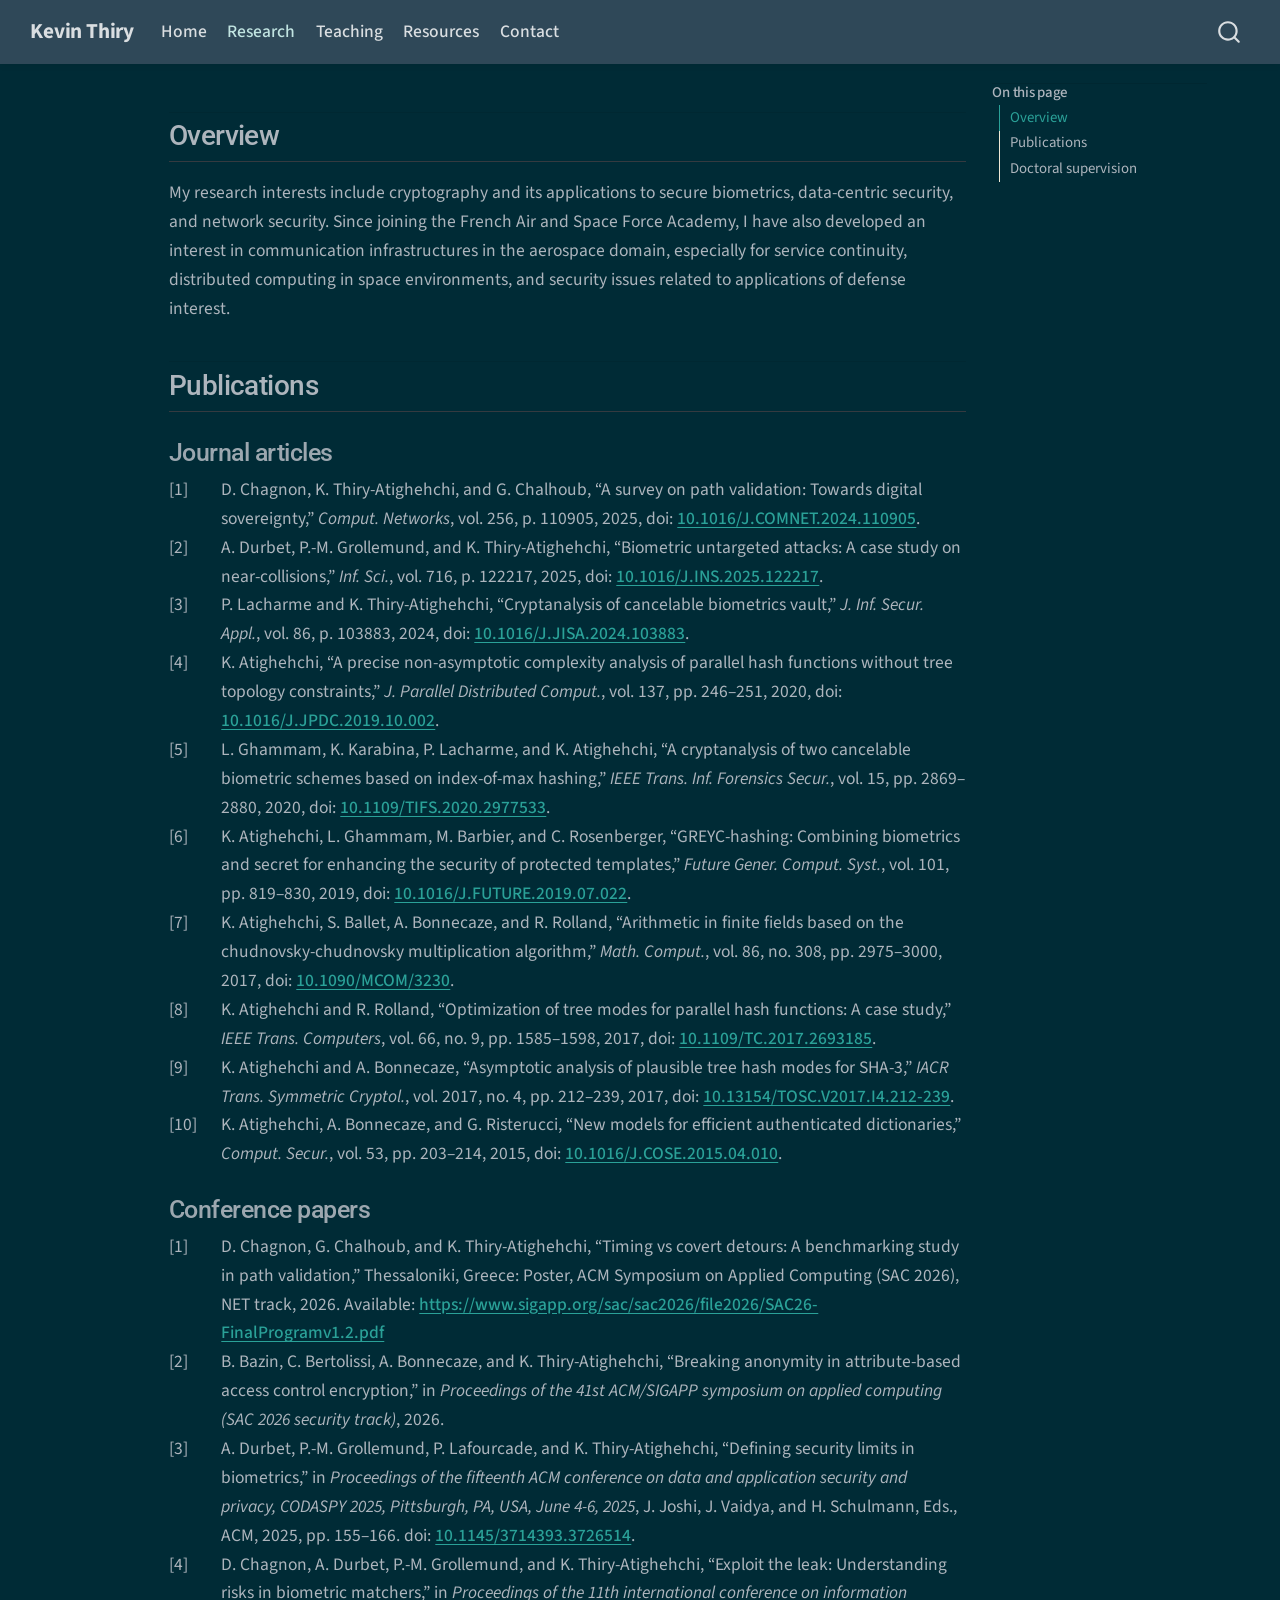
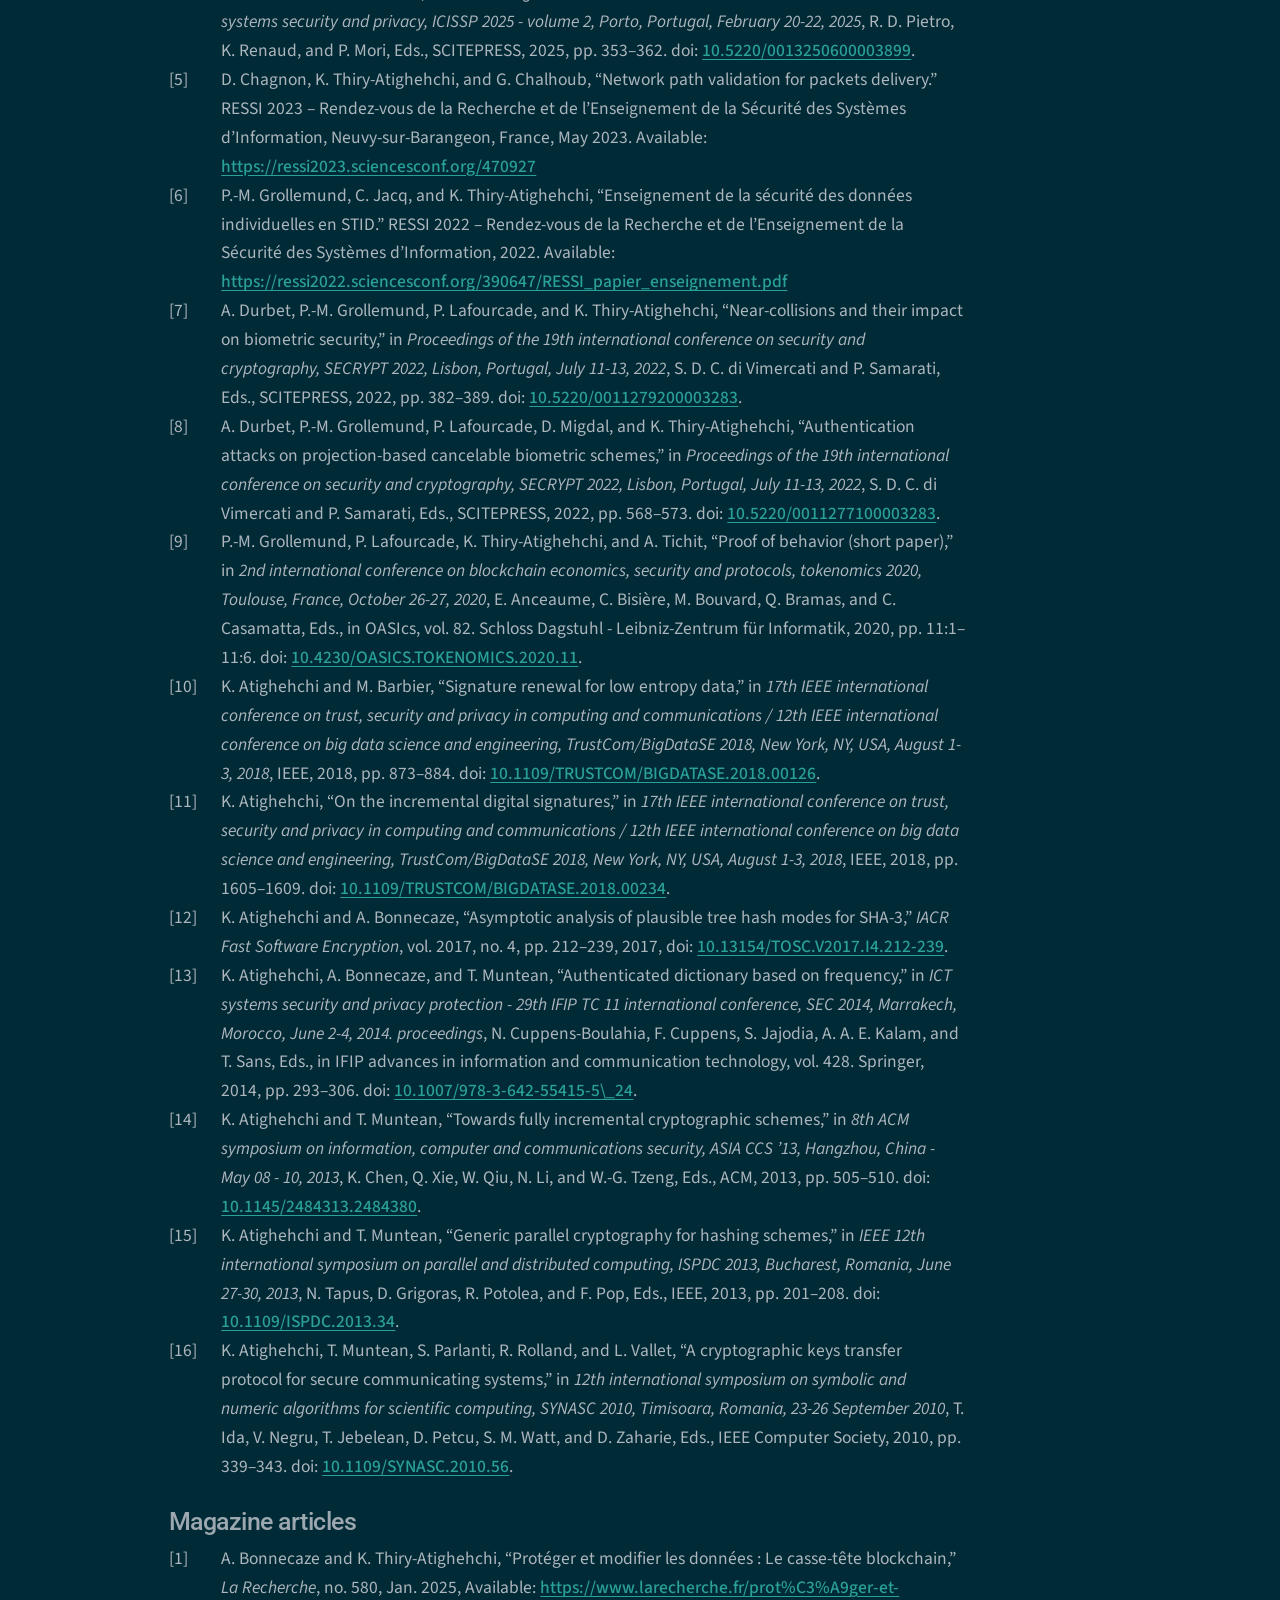
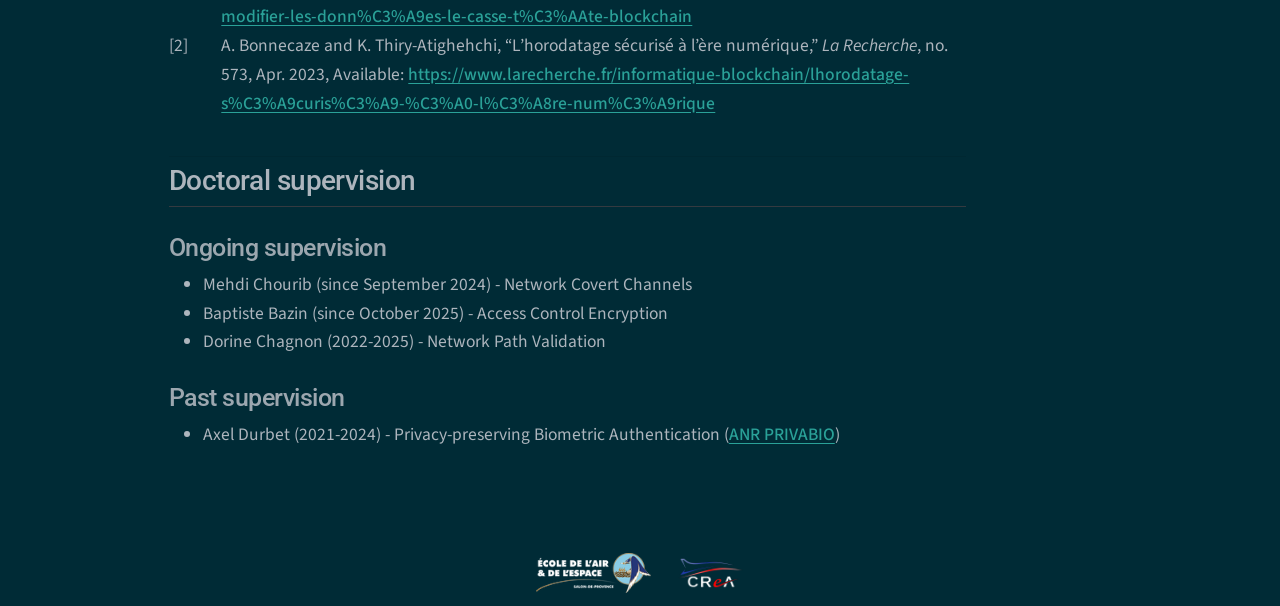
<file: docs/research.html>
<!DOCTYPE html>
<html xmlns="http://www.w3.org/1999/xhtml" lang="en" xml:lang="en"><head>

<meta charset="utf-8">
<meta name="generator" content="quarto-1.9.30">

<meta name="viewport" content="width=device-width, initial-scale=1.0, user-scalable=yes">


<title>research – Kevin Thiry</title>
<style>
/* Default styles provided by pandoc.
** See https://pandoc.org/MANUAL.html#variables-for-html for config info.
*/
code{white-space: pre-wrap;}
span.smallcaps{font-variant: small-caps;}
div.columns{display: flex; gap: min(4vw, 1.5em);}
div.column{flex: auto; overflow-x: auto;}
div.hanging-indent{margin-left: 1.5em; text-indent: -1.5em;}
ul.task-list{list-style: none;}
ul.task-list li input[type="checkbox"] {
  width: 0.8em;
  margin: 0 0.8em 0.2em -1em; /* quarto-specific, see https://github.com/quarto-dev/quarto-cli/issues/4556 */ 
  vertical-align: middle;
}
/* CSS for citations */
div.csl-bib-body { }
div.csl-entry {
  clear: both;
  margin-bottom: 0em;
}
.hanging-indent div.csl-entry {
  margin-left:2em;
  text-indent:-2em;
}
div.csl-left-margin {
  min-width:2em;
  float:left;
}
div.csl-right-inline {
  margin-left:2em;
  padding-left:1em;
}
div.csl-indent {
  margin-left: 2em;
}</style>


<script src="site_libs/quarto-nav/quarto-nav.js"></script>
<script src="site_libs/quarto-nav/headroom.min.js"></script>
<script src="site_libs/clipboard/clipboard.min.js"></script>
<script src="site_libs/quarto-search/autocomplete.umd.js"></script>
<script src="site_libs/quarto-search/fuse.min.js"></script>
<script src="site_libs/quarto-search/quarto-search.js"></script>
<meta name="quarto:offset" content="./">
<script src="site_libs/quarto-html/quarto.js" type="module"></script>
<script src="site_libs/quarto-html/tabsets/tabsets.js" type="module"></script>
<script src="site_libs/quarto-html/popper.min.js"></script>
<script src="site_libs/quarto-html/tippy.umd.min.js"></script>
<script src="site_libs/quarto-html/anchor.min.js"></script>
<link href="site_libs/quarto-html/tippy.css" rel="stylesheet">
<link href="site_libs/quarto-html/quarto-syntax-highlighting-92a119f464e29b2f7212a38ede3da618.css" rel="stylesheet" class="quarto-color-scheme" id="quarto-text-highlighting-styles">
<link href="site_libs/quarto-html/quarto-syntax-highlighting-dark-c8ee5e9782dcc26ea8a3459151165049.css" rel="stylesheet" class="quarto-color-scheme quarto-color-alternate" id="quarto-text-highlighting-styles">
<link href="site_libs/quarto-html/quarto-syntax-highlighting-92a119f464e29b2f7212a38ede3da618.css" rel="stylesheet" class="quarto-color-scheme-extra" id="quarto-text-highlighting-styles">
<script src="site_libs/bootstrap/bootstrap.min.js"></script>
<link href="site_libs/bootstrap/bootstrap-icons.css" rel="stylesheet">
<link href="site_libs/bootstrap/bootstrap-9f5f1ae5963a84c9391994a52729a342.min.css" rel="stylesheet" append-hash="true" class="quarto-color-scheme" id="quarto-bootstrap" data-mode="dark">
<link href="site_libs/bootstrap/bootstrap-dark-ed22fc9a63b1116d3129ba5933d568b9.min.css" rel="stylesheet" append-hash="true" class="quarto-color-scheme quarto-color-alternate" id="quarto-bootstrap" data-mode="dark">
<link href="site_libs/bootstrap/bootstrap-9f5f1ae5963a84c9391994a52729a342.min.css" rel="stylesheet" append-hash="true" class="quarto-color-scheme-extra" id="quarto-bootstrap" data-mode="dark">
<script id="quarto-search-options" type="application/json">{
  "location": "navbar",
  "copy-button": false,
  "collapse-after": 3,
  "panel-placement": "end",
  "type": "overlay",
  "limit": 50,
  "keyboard-shortcut": [
    "f",
    "/",
    "s"
  ],
  "show-item-context": false,
  "language": {
    "search-no-results-text": "No results",
    "search-matching-documents-text": "matching documents",
    "search-copy-link-title": "Copy link to search",
    "search-hide-matches-text": "Hide additional matches",
    "search-more-match-text": "more match in this document",
    "search-more-matches-text": "more matches in this document",
    "search-clear-button-title": "Clear",
    "search-text-placeholder": "",
    "search-detached-cancel-button-title": "Cancel",
    "search-submit-button-title": "Submit",
    "search-label": "Search"
  }
}</script>
<style>html{ scroll-behavior: smooth; }</style>
<link rel="preconnect" href="https://fonts.googleapis.com">
<link rel="preconnect" href="https://fonts.gstatic.com" crossorigin="">
<link href="https://fonts.googleapis.com/css2?family=Source+Sans+3:wght@400;500;600;700;750&amp;display=swap" rel="stylesheet">


<link rel="stylesheet" href="styles.css">
</head>

<body class="nav-fixed quarto-light">

<div id="quarto-search-results"></div>
  <header id="quarto-header" class="headroom fixed-top">
    <nav class="navbar navbar-expand-lg " data-bs-theme="dark">
      <div class="navbar-container container-fluid">
      <div class="navbar-brand-container mx-auto">
    <a class="navbar-brand" href="./index.html">
    <span class="navbar-title">Kevin Thiry</span>
    </a>
  </div>
            <div id="quarto-search" class="" title="Search"></div>
          <button class="navbar-toggler" type="button" data-bs-toggle="collapse" data-bs-target="#navbarCollapse" aria-controls="navbarCollapse" role="menu" aria-expanded="false" aria-label="Toggle navigation" onclick="if (window.quartoToggleHeadroom) { window.quartoToggleHeadroom(); }">
  <span class="navbar-toggler-icon"></span>
</button>
          <div class="collapse navbar-collapse" id="navbarCollapse">
            <ul class="navbar-nav navbar-nav-scroll me-auto">
  <li class="nav-item">
    <a class="nav-link" href="./index.html"> 
<span class="menu-text">Home</span></a>
  </li>  
  <li class="nav-item">
    <a class="nav-link active" href="./research.html" aria-current="page"> 
<span class="menu-text">Research</span></a>
  </li>  
  <li class="nav-item">
    <a class="nav-link" href="./teaching.html"> 
<span class="menu-text">Teaching</span></a>
  </li>  
  <li class="nav-item">
    <a class="nav-link" href="./resources.html"> 
<span class="menu-text">Resources</span></a>
  </li>  
  <li class="nav-item">
    <a class="nav-link" href="./contact.html"> 
<span class="menu-text">Contact</span></a>
  </li>  
</ul>
          </div> <!-- /navcollapse -->
            <div class="quarto-navbar-tools">
</div>
      </div> <!-- /container-fluid -->
    </nav>
</header>
<!-- content -->
<div id="quarto-content" class="quarto-container page-columns page-rows-contents page-layout-article page-navbar">
<!-- sidebar -->
<!-- margin-sidebar -->
    <div id="quarto-margin-sidebar" class="sidebar margin-sidebar">
        <nav id="TOC" role="doc-toc" class="toc-active">
    <h2 id="toc-title">On this page</h2>
   
  <ul>
  <li><a href="#overview" id="toc-overview" class="nav-link active" data-scroll-target="#overview">Overview</a></li>
  <li><a href="#publications" id="toc-publications" class="nav-link" data-scroll-target="#publications">Publications</a>
  <ul class="collapse">
  <li><a href="#journal-articles" id="toc-journal-articles" class="nav-link" data-scroll-target="#journal-articles">Journal articles</a></li>
  <li><a href="#conference-papers" id="toc-conference-papers" class="nav-link" data-scroll-target="#conference-papers">Conference papers</a></li>
  <li><a href="#magazine-articles" id="toc-magazine-articles" class="nav-link" data-scroll-target="#magazine-articles">Magazine articles</a></li>
  </ul></li>
  <li><a href="#doctoral-supervision" id="toc-doctoral-supervision" class="nav-link" data-scroll-target="#doctoral-supervision">Doctoral supervision</a>
  <ul class="collapse">
  <li><a href="#ongoing-supervision" id="toc-ongoing-supervision" class="nav-link" data-scroll-target="#ongoing-supervision">Ongoing supervision</a></li>
  <li><a href="#past-supervision" id="toc-past-supervision" class="nav-link" data-scroll-target="#past-supervision">Past supervision</a></li>
  </ul></li>
  </ul>
</nav>
    </div>
<!-- main -->
<main class="content" id="quarto-document-content"><header id="title-block-header" class="quarto-title-block"></header>




<section id="overview" class="level2">
<h2 class="anchored" data-anchor-id="overview">Overview</h2>
<p>My research interests include cryptography and its applications to secure biometrics, data-centric security, and network security. Since joining the French Air and Space Force Academy, I have also developed an interest in communication infrastructures in the aerospace domain, especially for service continuity, distributed computing in space environments, and security issues related to applications of defense interest.</p>
</section>
<section id="publications" class="level2">
<h2 class="anchored" data-anchor-id="publications">Publications</h2>
<section id="journal-articles" class="level3">
<h3 class="anchored" data-anchor-id="journal-articles">Journal articles</h3>
<div id="refs" class="references csl-bib-body" data-entry-spacing="0" role="list">
<div id="ref-DBLP:journals/cn/ChagnonTC25" class="csl-entry" role="listitem">
<div class="csl-left-margin">[1] </div><div class="csl-right-inline">D. Chagnon, K. Thiry-Atighehchi, and G. Chalhoub, <span>“A survey on path validation: Towards digital sovereignty,”</span> <em>Comput. Networks</em>, vol. 256, p. 110905, 2025, doi: <a href="https://doi.org/10.1016/J.COMNET.2024.110905">10.1016/J.COMNET.2024.110905</a>.</div>
</div>
<div id="ref-DBLP:journals/isci/DurbetGT25" class="csl-entry" role="listitem">
<div class="csl-left-margin">[2] </div><div class="csl-right-inline">A. Durbet, P.-M. Grollemund, and K. Thiry-Atighehchi, <span>“Biometric untargeted attacks: <span>A</span> case study on near-collisions,”</span> <em>Inf. Sci.</em>, vol. 716, p. 122217, 2025, doi: <a href="https://doi.org/10.1016/J.INS.2025.122217">10.1016/J.INS.2025.122217</a>.</div>
</div>
<div id="ref-DBLP:journals/istr/LacharmeT24" class="csl-entry" role="listitem">
<div class="csl-left-margin">[3] </div><div class="csl-right-inline">P. Lacharme and K. Thiry-Atighehchi, <span>“Cryptanalysis of cancelable biometrics vault,”</span> <em>J. Inf. Secur. Appl.</em>, vol. 86, p. 103883, 2024, doi: <a href="https://doi.org/10.1016/J.JISA.2024.103883">10.1016/J.JISA.2024.103883</a>.</div>
</div>
<div id="ref-DBLP:journals/jpdc/Atighehchi20" class="csl-entry" role="listitem">
<div class="csl-left-margin">[4] </div><div class="csl-right-inline">K. Atighehchi, <span>“A precise non-asymptotic complexity analysis of parallel hash functions without tree topology constraints,”</span> <em>J. Parallel Distributed Comput.</em>, vol. 137, pp. 246–251, 2020, doi: <a href="https://doi.org/10.1016/J.JPDC.2019.10.002">10.1016/J.JPDC.2019.10.002</a>.</div>
</div>
<div id="ref-DBLP:journals/tifs/GhammamKLA20" class="csl-entry" role="listitem">
<div class="csl-left-margin">[5] </div><div class="csl-right-inline">L. Ghammam, K. Karabina, P. Lacharme, and K. Atighehchi, <span>“A cryptanalysis of two cancelable biometric schemes based on index-of-max hashing,”</span> <em><span>IEEE</span> Trans. Inf. Forensics Secur.</em>, vol. 15, pp. 2869–2880, 2020, doi: <a href="https://doi.org/10.1109/TIFS.2020.2977533">10.1109/TIFS.2020.2977533</a>.</div>
</div>
<div id="ref-DBLP:journals/fgcs/AtighehchiGBR19" class="csl-entry" role="listitem">
<div class="csl-left-margin">[6] </div><div class="csl-right-inline">K. Atighehchi, L. Ghammam, M. Barbier, and C. Rosenberger, <span>“GREYC-hashing: Combining biometrics and secret for enhancing the security of protected templates,”</span> <em>Future Gener. Comput. Syst.</em>, vol. 101, pp. 819–830, 2019, doi: <a href="https://doi.org/10.1016/J.FUTURE.2019.07.022">10.1016/J.FUTURE.2019.07.022</a>.</div>
</div>
<div id="ref-DBLP:journals/moc/AtighehchiBBR17" class="csl-entry" role="listitem">
<div class="csl-left-margin">[7] </div><div class="csl-right-inline">K. Atighehchi, S. Ballet, A. Bonnecaze, and R. Rolland, <span>“Arithmetic in finite fields based on the chudnovsky-chudnovsky multiplication algorithm,”</span> <em>Math. Comput.</em>, vol. 86, no. 308, pp. 2975–3000, 2017, doi: <a href="https://doi.org/10.1090/MCOM/3230">10.1090/MCOM/3230</a>.</div>
</div>
<div id="ref-DBLP:journals/tc/AtighehchiR17" class="csl-entry" role="listitem">
<div class="csl-left-margin">[8] </div><div class="csl-right-inline">K. Atighehchi and R. Rolland, <span>“Optimization of tree modes for parallel hash functions: <span>A</span> case study,”</span> <em><span>IEEE</span> Trans. Computers</em>, vol. 66, no. 9, pp. 1585–1598, 2017, doi: <a href="https://doi.org/10.1109/TC.2017.2693185">10.1109/TC.2017.2693185</a>.</div>
</div>
<div id="ref-DBLP:journals/tosc/AtighehchiB17" class="csl-entry" role="listitem">
<div class="csl-left-margin">[9] </div><div class="csl-right-inline">K. Atighehchi and A. Bonnecaze, <span>“Asymptotic analysis of plausible tree hash modes for <span>SHA-3</span>,”</span> <em><span>IACR</span> Trans. Symmetric Cryptol.</em>, vol. 2017, no. 4, pp. 212–239, 2017, doi: <a href="https://doi.org/10.13154/TOSC.V2017.I4.212-239">10.13154/TOSC.V2017.I4.212-239</a>.</div>
</div>
<div id="ref-DBLP:journals/compsec/AtighehchiBR15" class="csl-entry" role="listitem">
<div class="csl-left-margin">[10] </div><div class="csl-right-inline">K. Atighehchi, A. Bonnecaze, and G. Risterucci, <span>“New models for efficient authenticated dictionaries,”</span> <em>Comput. Secur.</em>, vol. 53, pp. 203–214, 2015, doi: <a href="https://doi.org/10.1016/J.COSE.2015.04.010">10.1016/J.COSE.2015.04.010</a>.</div>
</div>
</div>
</section>
<section id="conference-papers" class="level3">
<h3 class="anchored" data-anchor-id="conference-papers">Conference papers</h3>
<div id="refs" class="references csl-bib-body" data-entry-spacing="0" role="list">
<div id="ref-chagnon2026timingposter" class="csl-entry" role="listitem">
<div class="csl-left-margin">[1] </div><div class="csl-right-inline">D. Chagnon, G. Chalhoub, and K. Thiry-Atighehchi, <span>“Timing vs covert detours: A benchmarking study in path validation,”</span> Thessaloniki, Greece: Poster, ACM Symposium on Applied Computing (SAC 2026), NET track, 2026. Available: <a href="https://www.sigapp.org/sac/sac2026/file2026/SAC26-FinalProgramv1.2.pdf">https://www.sigapp.org/sac/sac2026/file2026/SAC26-FinalProgramv1.2.pdf</a></div>
</div>
<div id="ref-ThiryAtighehchi2026SACBreakingAnonymity" class="csl-entry" role="listitem">
<div class="csl-left-margin">[2] </div><div class="csl-right-inline">B. Bazin, C. Bertolissi, A. Bonnecaze, and K. Thiry-Atighehchi, <span>“Breaking anonymity in attribute-based access control encryption,”</span> in <em>Proceedings of the 41st ACM/SIGAPP symposium on applied computing (SAC 2026 security track)</em>, 2026.</div>
</div>
<div id="ref-DBLP:conf/codaspy/DurbetG0T25" class="csl-entry" role="listitem">
<div class="csl-left-margin">[3] </div><div class="csl-right-inline">A. Durbet, P.-M. Grollemund, P. Lafourcade, and K. Thiry-Atighehchi, <span>“Defining security limits in biometrics,”</span> in <em>Proceedings of the fifteenth <span>ACM</span> conference on data and application security and privacy, <span>CODASPY</span> 2025, <span>Pittsburgh, PA, USA</span>, <span>June</span> 4-6, 2025</em>, J. Joshi, J. Vaidya, and H. Schulmann, Eds., <span>ACM</span>, 2025, pp. 155–166. doi: <a href="https://doi.org/10.1145/3714393.3726514">10.1145/3714393.3726514</a>.</div>
</div>
<div id="ref-DBLP:conf/icissp/ChagnonDGT25" class="csl-entry" role="listitem">
<div class="csl-left-margin">[4] </div><div class="csl-right-inline">D. Chagnon, A. Durbet, P.-M. Grollemund, and K. Thiry-Atighehchi, <span>“Exploit the leak: Understanding risks in biometric matchers,”</span> in <em>Proceedings of the 11th international conference on information systems security and privacy, <span>ICISSP</span> 2025 - volume 2, <span>Porto, Portugal</span>, <span>February</span> 20-22, 2025</em>, R. D. Pietro, K. Renaud, and P. Mori, Eds., <span>SCITEPRESS</span>, 2025, pp. 353–362. doi: <a href="https://doi.org/10.5220/0013250600003899">10.5220/0013250600003899</a>.</div>
</div>
<div id="ref-ChagnonThiryAtighehchiChalhoub2023RESSI" class="csl-entry" role="listitem">
<div class="csl-left-margin">[5] </div><div class="csl-right-inline">D. Chagnon, K. Thiry-Atighehchi, and G. Chalhoub, <span>“Network path validation for packets delivery.”</span> RESSI 2023 – Rendez-vous de la Recherche et de l’Enseignement de la Sécurité des Systèmes d’Information, Neuvy-sur-Barangeon, France, May 2023. Available: <a href="https://ressi2023.sciencesconf.org/470927">https://ressi2023.sciencesconf.org/470927</a></div>
</div>
<div id="ref-GrollemundJacqThiryAtighehchi2022RESSI" class="csl-entry" role="listitem">
<div class="csl-left-margin">[6] </div><div class="csl-right-inline">P.-M. Grollemund, C. Jacq, and K. Thiry-Atighehchi, <span>“Enseignement de la s<span>é</span>curit<span>é</span> des donn<span>é</span>es individuelles en STID.”</span> RESSI 2022 – Rendez-vous de la Recherche et de l’Enseignement de la S<span>é</span>curit<span>é</span> des Syst<span>è</span>mes d’Information, 2022. Available: <a href="https://ressi2022.sciencesconf.org/390647/RESSI_papier_enseignement.pdf">https://ressi2022.sciencesconf.org/390647/RESSI_papier_enseignement.pdf</a></div>
</div>
<div id="ref-DBLP:conf/secrypt/DurbetG0T22" class="csl-entry" role="listitem">
<div class="csl-left-margin">[7] </div><div class="csl-right-inline">A. Durbet, P.-M. Grollemund, P. Lafourcade, and K. Thiry-Atighehchi, <span>“Near-collisions and their impact on biometric security,”</span> in <em>Proceedings of the 19th international conference on security and cryptography, <span>SECRYPT</span> 2022, <span>Lisbon, Portugal</span>, <span>July</span> 11-13, 2022</em>, S. D. C. di Vimercati and P. Samarati, Eds., <span>SCITEPRESS</span>, 2022, pp. 382–389. doi: <a href="https://doi.org/10.5220/0011279200003283">10.5220/0011279200003283</a>.</div>
</div>
<div id="ref-DBLP:conf/secrypt/DurbetG0MT22" class="csl-entry" role="listitem">
<div class="csl-left-margin">[8] </div><div class="csl-right-inline">A. Durbet, P.-M. Grollemund, P. Lafourcade, D. Migdal, and K. Thiry-Atighehchi, <span>“Authentication attacks on projection-based cancelable biometric schemes,”</span> in <em>Proceedings of the 19th international conference on security and cryptography, <span>SECRYPT</span> 2022, <span>Lisbon, Portugal</span>, <span>July</span> 11-13, 2022</em>, S. D. C. di Vimercati and P. Samarati, Eds., <span>SCITEPRESS</span>, 2022, pp. 568–573. doi: <a href="https://doi.org/10.5220/0011277100003283">10.5220/0011277100003283</a>.</div>
</div>
<div id="ref-DBLP:conf/tokenomics/Grollemund0TT20" class="csl-entry" role="listitem">
<div class="csl-left-margin">[9] </div><div class="csl-right-inline">P.-M. Grollemund, P. Lafourcade, K. Thiry-Atighehchi, and A. Tichit, <span>“Proof of behavior (short paper),”</span> in <em>2nd international conference on blockchain economics, security and protocols, tokenomics 2020, <span>Toulouse, France</span>, <span>October</span> 26-27, 2020</em>, E. Anceaume, C. Bisière, M. Bouvard, Q. Bramas, and C. Casamatta, Eds., in OASIcs, vol. 82. Schloss Dagstuhl - Leibniz-Zentrum f<span>ü</span>r Informatik, 2020, pp. 11:1–11:6. doi: <a href="https://doi.org/10.4230/OASICS.TOKENOMICS.2020.11">10.4230/OASICS.TOKENOMICS.2020.11</a>.</div>
</div>
<div id="ref-DBLP:conf/trustcom/KevinM18" class="csl-entry" role="listitem">
<div class="csl-left-margin">[10] </div><div class="csl-right-inline">K. Atighehchi and M. Barbier, <span>“Signature renewal for low entropy data,”</span> in <em>17th <span>IEEE</span> international conference on trust, security and privacy in computing and communications / 12th <span>IEEE</span> international conference on big data science and engineering, TrustCom/BigDataSE 2018, <span>New York, NY, USA</span>, <span>August</span> 1-3, 2018</em>, <span>IEEE</span>, 2018, pp. 873–884. doi: <a href="https://doi.org/10.1109/TRUSTCOM/BIGDATASE.2018.00126">10.1109/TRUSTCOM/BIGDATASE.2018.00126</a>.</div>
</div>
<div id="ref-DBLP:conf/trustcom/Atighehchi18" class="csl-entry" role="listitem">
<div class="csl-left-margin">[11] </div><div class="csl-right-inline">K. Atighehchi, <span>“On the incremental digital signatures,”</span> in <em>17th <span>IEEE</span> international conference on trust, security and privacy in computing and communications / 12th <span>IEEE</span> international conference on big data science and engineering, TrustCom/BigDataSE 2018, <span>New York, NY, USA</span>, <span>August</span> 1-3, 2018</em>, <span>IEEE</span>, 2018, pp. 1605–1609. doi: <a href="https://doi.org/10.1109/TRUSTCOM/BIGDATASE.2018.00234">10.1109/TRUSTCOM/BIGDATASE.2018.00234</a>.</div>
</div>
<div id="ref-DBLP:journals/tosc/AtighehchiB17" class="csl-entry" role="listitem">
<div class="csl-left-margin">[12] </div><div class="csl-right-inline">K. Atighehchi and A. Bonnecaze, <span>“Asymptotic analysis of plausible tree hash modes for <span>SHA-3</span>,”</span> <em><span>IACR</span> Fast Software Encryption</em>, vol. 2017, no. 4, pp. 212–239, 2017, doi: <a href="https://doi.org/10.13154/TOSC.V2017.I4.212-239">10.13154/TOSC.V2017.I4.212-239</a>.</div>
</div>
<div id="ref-DBLP:conf/sec/AtighehchiBM14" class="csl-entry" role="listitem">
<div class="csl-left-margin">[13] </div><div class="csl-right-inline">K. Atighehchi, A. Bonnecaze, and T. Muntean, <span>“Authenticated dictionary based on frequency,”</span> in <em><span>ICT</span> systems security and privacy protection - 29th <span>IFIP</span> <span>TC</span> 11 international conference, <span>SEC</span> 2014, <span>Marrakech, Morocco</span>, <span>June</span> 2-4, 2014. proceedings</em>, N. Cuppens-Boulahia, F. Cuppens, S. Jajodia, A. A. E. Kalam, and T. Sans, Eds., in <span>IFIP</span> advances in information and communication technology, vol. 428. Springer, 2014, pp. 293–306. doi: <a href="https://doi.org/10.1007/978-3-642-55415-5\_24">10.1007/978-3-642-55415-5\_24</a>.</div>
</div>
<div id="ref-DBLP:conf/ccs/AtighehchiM13" class="csl-entry" role="listitem">
<div class="csl-left-margin">[14] </div><div class="csl-right-inline">K. Atighehchi and T. Muntean, <span>“Towards fully incremental cryptographic schemes,”</span> in <em>8th <span>ACM</span> symposium on information, computer and communications security, <span>ASIA</span> <span>CCS</span> ’13, <span>Hangzhou, China</span> - <span>May</span> 08 - 10, 2013</em>, K. Chen, Q. Xie, W. Qiu, N. Li, and W.-G. Tzeng, Eds., <span>ACM</span>, 2013, pp. 505–510. doi: <a href="https://doi.org/10.1145/2484313.2484380">10.1145/2484313.2484380</a>.</div>
</div>
<div id="ref-DBLP:conf/ispdc/AtighehchiM13" class="csl-entry" role="listitem">
<div class="csl-left-margin">[15] </div><div class="csl-right-inline">K. Atighehchi and T. Muntean, <span>“Generic parallel cryptography for hashing schemes,”</span> in <em><span>IEEE</span> 12th international symposium on parallel and distributed computing, <span>ISPDC</span> 2013, <span>Bucharest, Romania</span>, <span>June</span> 27-30, 2013</em>, N. Tapus, D. Grigoras, R. Potolea, and F. Pop, Eds., <span>IEEE</span>, 2013, pp. 201–208. doi: <a href="https://doi.org/10.1109/ISPDC.2013.34">10.1109/ISPDC.2013.34</a>.</div>
</div>
<div id="ref-DBLP:conf/synasc/AtighehchiMPRV10" class="csl-entry" role="listitem">
<div class="csl-left-margin">[16] </div><div class="csl-right-inline">K. Atighehchi, T. Muntean, S. Parlanti, R. Rolland, and L. Vallet, <span>“A cryptographic keys transfer protocol for secure communicating systems,”</span> in <em>12th international symposium on symbolic and numeric algorithms for scientific computing, <span>SYNASC</span> 2010, <span>Timisoara, Romania</span>, 23-26 <span>September</span> 2010</em>, T. Ida, V. Negru, T. Jebelean, D. Petcu, S. M. Watt, and D. Zaharie, Eds., <span>IEEE</span> Computer Society, 2010, pp. 339–343. doi: <a href="https://doi.org/10.1109/SYNASC.2010.56">10.1109/SYNASC.2010.56</a>.</div>
</div>
</div>
</section>
<section id="magazine-articles" class="level3">
<h3 class="anchored" data-anchor-id="magazine-articles">Magazine articles</h3>
<div id="refs" class="references csl-bib-body" data-entry-spacing="0" role="list">
<div id="ref-BonnecazeThiryAtighehchi2025Blockchain" class="csl-entry" role="listitem">
<div class="csl-left-margin">[1] </div><div class="csl-right-inline">A. Bonnecaze and K. Thiry-Atighehchi, <span>“Protéger et modifier les données : Le casse-tête blockchain,”</span> <em>La Recherche</em>, no. 580, Jan. 2025, Available: <a href="https://www.larecherche.fr/prot%C3%A9ger-et-modifier-les-donn%C3%A9es-le-casse-t%C3%AAte-blockchain">https://www.larecherche.fr/prot%C3%A9ger-et-modifier-les-donn%C3%A9es-le-casse-t%C3%AAte-blockchain</a></div>
</div>
<div id="ref-BonnecazeThiryAtighehchi2023Horodatage" class="csl-entry" role="listitem">
<div class="csl-left-margin">[2] </div><div class="csl-right-inline">A. Bonnecaze and K. Thiry-Atighehchi, <span>“L’horodatage sécurisé à l’ère numérique,”</span> <em>La Recherche</em>, no. 573, Apr. 2023, Available: <a href="https://www.larecherche.fr/informatique-blockchain/lhorodatage-s%C3%A9curis%C3%A9-%C3%A0-l%C3%A8re-num%C3%A9rique">https://www.larecherche.fr/informatique-blockchain/lhorodatage-s%C3%A9curis%C3%A9-%C3%A0-l%C3%A8re-num%C3%A9rique</a></div>
</div>
</div>
</section>
</section>
<section id="doctoral-supervision" class="level2">
<h2 class="anchored" data-anchor-id="doctoral-supervision">Doctoral supervision</h2>
<section id="ongoing-supervision" class="level3">
<h3 class="anchored" data-anchor-id="ongoing-supervision">Ongoing supervision</h3>
<ul>
<li>Mehdi Chourib (since September 2024) - Network Covert Channels</li>
<li>Baptiste Bazin (since October 2025) - Access Control Encryption</li>
<li>Dorine Chagnon (2022-2025) - Network Path Validation</li>
</ul>
</section>
<section id="past-supervision" class="level3">
<h3 class="anchored" data-anchor-id="past-supervision">Past supervision</h3>
<ul>
<li>Axel Durbet (2021-2024) - Privacy-preserving Biometric Authentication (<a href="https://privabio.limos.fr/">ANR PRIVABIO</a>)</li>
</ul>


</section>
</section>

</main> <!-- /main -->
<script id="quarto-html-after-body" type="application/javascript">
  window.document.addEventListener("DOMContentLoaded", function (event) {
    const icon = "";
    const anchorJS = new window.AnchorJS();
    anchorJS.options = {
      placement: 'right',
      icon: icon
    };
    anchorJS.add('.anchored');
    const isCodeAnnotation = (el) => {
      for (const clz of el.classList) {
        if (clz.startsWith('code-annotation-')) {                     
          return true;
        }
      }
      return false;
    }
    const onCopySuccess = function(e) {
      // button target
      const button = e.trigger;
      // don't keep focus
      button.blur();
      // flash "checked"
      button.classList.add('code-copy-button-checked');
      var currentTitle = button.getAttribute("title");
      button.setAttribute("title", "Copied!");
      let tooltip;
      if (window.bootstrap) {
        button.setAttribute("data-bs-toggle", "tooltip");
        button.setAttribute("data-bs-placement", "left");
        button.setAttribute("data-bs-title", "Copied!");
        tooltip = new bootstrap.Tooltip(button, 
          { trigger: "manual", 
            customClass: "code-copy-button-tooltip",
            offset: [0, -8]});
        tooltip.show();    
      }
      setTimeout(function() {
        if (tooltip) {
          tooltip.hide();
          button.removeAttribute("data-bs-title");
          button.removeAttribute("data-bs-toggle");
          button.removeAttribute("data-bs-placement");
        }
        button.setAttribute("title", currentTitle);
        button.classList.remove('code-copy-button-checked');
      }, 1000);
      // clear code selection
      e.clearSelection();
    }
    const getTextToCopy = function(trigger) {
      const outerScaffold = trigger.parentElement.cloneNode(true);
      const codeEl = outerScaffold.querySelector('code');
      for (const childEl of codeEl.children) {
        if (isCodeAnnotation(childEl)) {
          childEl.remove();
        }
      }
      return codeEl.innerText;
    }
    const clipboard = new window.ClipboardJS('.code-copy-button:not([data-in-quarto-modal])', {
      text: getTextToCopy
    });
    clipboard.on('success', onCopySuccess);
    if (window.document.getElementById('quarto-embedded-source-code-modal')) {
      const clipboardModal = new window.ClipboardJS('.code-copy-button[data-in-quarto-modal]', {
        text: getTextToCopy,
        container: window.document.getElementById('quarto-embedded-source-code-modal')
      });
      clipboardModal.on('success', onCopySuccess);
    }
      var localhostRegex = new RegExp(/^(?:http|https):\/\/localhost\:?[0-9]*\//);
      var mailtoRegex = new RegExp(/^mailto:/);
        var filterRegex = new RegExp("https:\/\/kthiry-eae\.github\.io\/");
      var isInternal = (href) => {
          return filterRegex.test(href) || localhostRegex.test(href) || mailtoRegex.test(href);
      }
      // Inspect non-navigation links and adorn them if external
     var links = window.document.querySelectorAll('a[href]:not(.nav-link):not(.navbar-brand):not(.toc-action):not(.sidebar-link):not(.sidebar-item-toggle):not(.pagination-link):not(.no-external):not([aria-hidden]):not(.dropdown-item):not(.quarto-navigation-tool):not(.about-link)');
      for (var i=0; i<links.length; i++) {
        const link = links[i];
        if (!isInternal(link.href)) {
          // undo the damage that might have been done by quarto-nav.js in the case of
          // links that we want to consider external
          if (link.dataset.originalHref !== undefined) {
            link.href = link.dataset.originalHref;
          }
            // target, if specified
            link.setAttribute("target", "_blank");
            if (link.getAttribute("rel") === null) {
              link.setAttribute("rel", "noopener");
            }
        }
      }
    function tippyHover(el, contentFn, onTriggerFn, onUntriggerFn) {
      const config = {
        allowHTML: true,
        maxWidth: 500,
        delay: 100,
        arrow: false,
        appendTo: function(el) {
            return el.parentElement;
        },
        interactive: true,
        interactiveBorder: 10,
        theme: 'quarto',
        placement: 'bottom-start',
      };
      if (contentFn) {
        config.content = contentFn;
      }
      if (onTriggerFn) {
        config.onTrigger = onTriggerFn;
      }
      if (onUntriggerFn) {
        config.onUntrigger = onUntriggerFn;
      }
      window.tippy(el, config); 
    }
    const noterefs = window.document.querySelectorAll('a[role="doc-noteref"]');
    for (var i=0; i<noterefs.length; i++) {
      const ref = noterefs[i];
      tippyHover(ref, function() {
        // use id or data attribute instead here
        let href = ref.getAttribute('data-footnote-href') || ref.getAttribute('href');
        try { href = new URL(href).hash; } catch {}
        const id = href.replace(/^#\/?/, "");
        const note = window.document.getElementById(id);
        if (note) {
          return note.innerHTML;
        } else {
          return "";
        }
      });
    }
    const xrefs = window.document.querySelectorAll('a.quarto-xref');
    const processXRef = (id, note) => {
      // Strip column container classes
      const stripColumnClz = (el) => {
        el.classList.remove("page-full", "page-columns");
        if (el.children) {
          for (const child of el.children) {
            stripColumnClz(child);
          }
        }
      }
      stripColumnClz(note)
      if (id === null || id.startsWith('sec-')) {
        // Special case sections, only their first couple elements
        const container = document.createElement("div");
        if (note.children && note.children.length > 2) {
          container.appendChild(note.children[0].cloneNode(true));
          for (let i = 1; i < note.children.length; i++) {
            const child = note.children[i];
            if (child.tagName === "P" && child.innerText === "") {
              continue;
            } else {
              container.appendChild(child.cloneNode(true));
              break;
            }
          }
          if (window.Quarto?.typesetMath) {
            window.Quarto.typesetMath(container);
          }
          return container.innerHTML
        } else {
          if (window.Quarto?.typesetMath) {
            window.Quarto.typesetMath(note);
          }
          return note.innerHTML;
        }
      } else {
        // Remove any anchor links if they are present
        const anchorLink = note.querySelector('a.anchorjs-link');
        if (anchorLink) {
          anchorLink.remove();
        }
        if (window.Quarto?.typesetMath) {
          window.Quarto.typesetMath(note);
        }
        if (note.classList.contains("callout")) {
          return note.outerHTML;
        } else {
          return note.innerHTML;
        }
      }
    }
    for (var i=0; i<xrefs.length; i++) {
      const xref = xrefs[i];
      tippyHover(xref, undefined, function(instance) {
        instance.disable();
        let url = xref.getAttribute('href');
        let hash = undefined; 
        if (url.startsWith('#')) {
          hash = url;
        } else {
          try { hash = new URL(url).hash; } catch {}
        }
        if (hash) {
          const id = hash.replace(/^#\/?/, "");
          const note = window.document.getElementById(id);
          if (note !== null) {
            try {
              const html = processXRef(id, note.cloneNode(true));
              instance.setContent(html);
            } finally {
              instance.enable();
              instance.show();
            }
          } else {
            // See if we can fetch this
            fetch(url.split('#')[0])
            .then(res => res.text())
            .then(html => {
              const parser = new DOMParser();
              const htmlDoc = parser.parseFromString(html, "text/html");
              const note = htmlDoc.getElementById(id);
              if (note !== null) {
                const html = processXRef(id, note);
                instance.setContent(html);
              } 
            }).finally(() => {
              instance.enable();
              instance.show();
            });
          }
        } else {
          // See if we can fetch a full url (with no hash to target)
          // This is a special case and we should probably do some content thinning / targeting
          fetch(url)
          .then(res => res.text())
          .then(html => {
            const parser = new DOMParser();
            const htmlDoc = parser.parseFromString(html, "text/html");
            const note = htmlDoc.querySelector('main.content');
            if (note !== null) {
              // This should only happen for chapter cross references
              // (since there is no id in the URL)
              // remove the first header
              if (note.children.length > 0 && note.children[0].tagName === "HEADER") {
                note.children[0].remove();
              }
              const html = processXRef(null, note);
              instance.setContent(html);
            } 
          }).finally(() => {
            instance.enable();
            instance.show();
          });
        }
      }, function(instance) {
      });
    }
        let selectedAnnoteEl;
        const selectorForAnnotation = ( cell, annotation) => {
          let cellAttr = 'data-code-cell="' + cell + '"';
          let lineAttr = 'data-code-annotation="' +  annotation + '"';
          const selector = 'span[' + cellAttr + '][' + lineAttr + ']';
          return selector;
        }
        const selectCodeLines = (annoteEl) => {
          const doc = window.document;
          const targetCell = annoteEl.getAttribute("data-target-cell");
          const targetAnnotation = annoteEl.getAttribute("data-target-annotation");
          const annoteSpan = window.document.querySelector(selectorForAnnotation(targetCell, targetAnnotation));
          const lines = annoteSpan.getAttribute("data-code-lines").split(",");
          const lineIds = lines.map((line) => {
            return targetCell + "-" + line;
          })
          let top = null;
          let height = null;
          let parent = null;
          if (lineIds.length > 0) {
              //compute the position of the single el (top and bottom and make a div)
              const el = window.document.getElementById(lineIds[0]);
              top = el.offsetTop;
              height = el.offsetHeight;
              parent = el.parentElement.parentElement;
            if (lineIds.length > 1) {
              const lastEl = window.document.getElementById(lineIds[lineIds.length - 1]);
              const bottom = lastEl.offsetTop + lastEl.offsetHeight;
              height = bottom - top;
            }
            if (top !== null && height !== null && parent !== null) {
              // cook up a div (if necessary) and position it 
              let div = window.document.getElementById("code-annotation-line-highlight");
              if (div === null) {
                div = window.document.createElement("div");
                div.setAttribute("id", "code-annotation-line-highlight");
                div.style.position = 'absolute';
                parent.appendChild(div);
              }
              div.style.top = top - 2 + "px";
              div.style.height = height + 4 + "px";
              div.style.left = 0;
              let gutterDiv = window.document.getElementById("code-annotation-line-highlight-gutter");
              if (gutterDiv === null) {
                gutterDiv = window.document.createElement("div");
                gutterDiv.setAttribute("id", "code-annotation-line-highlight-gutter");
                gutterDiv.style.position = 'absolute';
                const codeCell = window.document.getElementById(targetCell);
                const gutter = codeCell.querySelector('.code-annotation-gutter');
                gutter.appendChild(gutterDiv);
              }
              gutterDiv.style.top = top - 2 + "px";
              gutterDiv.style.height = height + 4 + "px";
            }
            selectedAnnoteEl = annoteEl;
          }
        };
        const unselectCodeLines = () => {
          const elementsIds = ["code-annotation-line-highlight", "code-annotation-line-highlight-gutter"];
          elementsIds.forEach((elId) => {
            const div = window.document.getElementById(elId);
            if (div) {
              div.remove();
            }
          });
          selectedAnnoteEl = undefined;
        };
          // Handle positioning of the toggle
      window.addEventListener(
        "resize",
        throttle(() => {
          elRect = undefined;
          if (selectedAnnoteEl) {
            selectCodeLines(selectedAnnoteEl);
          }
        }, 10)
      );
      function throttle(fn, ms) {
      let throttle = false;
      let timer;
        return (...args) => {
          if(!throttle) { // first call gets through
              fn.apply(this, args);
              throttle = true;
          } else { // all the others get throttled
              if(timer) clearTimeout(timer); // cancel #2
              timer = setTimeout(() => {
                fn.apply(this, args);
                timer = throttle = false;
              }, ms);
          }
        };
      }
        // Attach click handler to the DT
        const annoteDls = window.document.querySelectorAll('dt[data-target-cell]');
        for (const annoteDlNode of annoteDls) {
          annoteDlNode.addEventListener('click', (event) => {
            const clickedEl = event.target;
            if (clickedEl !== selectedAnnoteEl) {
              unselectCodeLines();
              const activeEl = window.document.querySelector('dt[data-target-cell].code-annotation-active');
              if (activeEl) {
                activeEl.classList.remove('code-annotation-active');
              }
              selectCodeLines(clickedEl);
              clickedEl.classList.add('code-annotation-active');
            } else {
              // Unselect the line
              unselectCodeLines();
              clickedEl.classList.remove('code-annotation-active');
            }
          });
        }
    const findCites = (el) => {
      const parentEl = el.parentElement;
      if (parentEl) {
        const cites = parentEl.dataset.cites;
        if (cites) {
          return {
            el,
            cites: cites.split(' ')
          };
        } else {
          return findCites(el.parentElement)
        }
      } else {
        return undefined;
      }
    };
    var bibliorefs = window.document.querySelectorAll('a[role="doc-biblioref"]');
    for (var i=0; i<bibliorefs.length; i++) {
      const ref = bibliorefs[i];
      const citeInfo = findCites(ref);
      if (citeInfo) {
        tippyHover(citeInfo.el, function() {
          var popup = window.document.createElement('div');
          citeInfo.cites.forEach(function(cite) {
            var citeDiv = window.document.createElement('div');
            citeDiv.classList.add('hanging-indent');
            citeDiv.classList.add('csl-entry');
            var biblioDiv = window.document.getElementById('ref-' + cite);
            if (biblioDiv) {
              citeDiv.innerHTML = biblioDiv.innerHTML;
            }
            popup.appendChild(citeDiv);
          });
          return popup.innerHTML;
        });
      }
    }
  });
  </script>
</div> <!-- /content -->
<footer class="footer">
  <div class="nav-footer">
    <div class="nav-footer-left">
      &nbsp;
    </div>   
    <div class="nav-footer-center">
<p><img src="images/logo-eae.png" alt="EAE logo" style="height:40px; margin-right:24px;"> <img src="images/logo-crea.png" alt="CREA logo" style="height:32px;"></p>
</div>
    <div class="nav-footer-right">
      &nbsp;
    </div>
  </div>
</footer>




<script src="site_libs/quarto-html/zenscroll-min.js"></script>
</body></html>
</file>
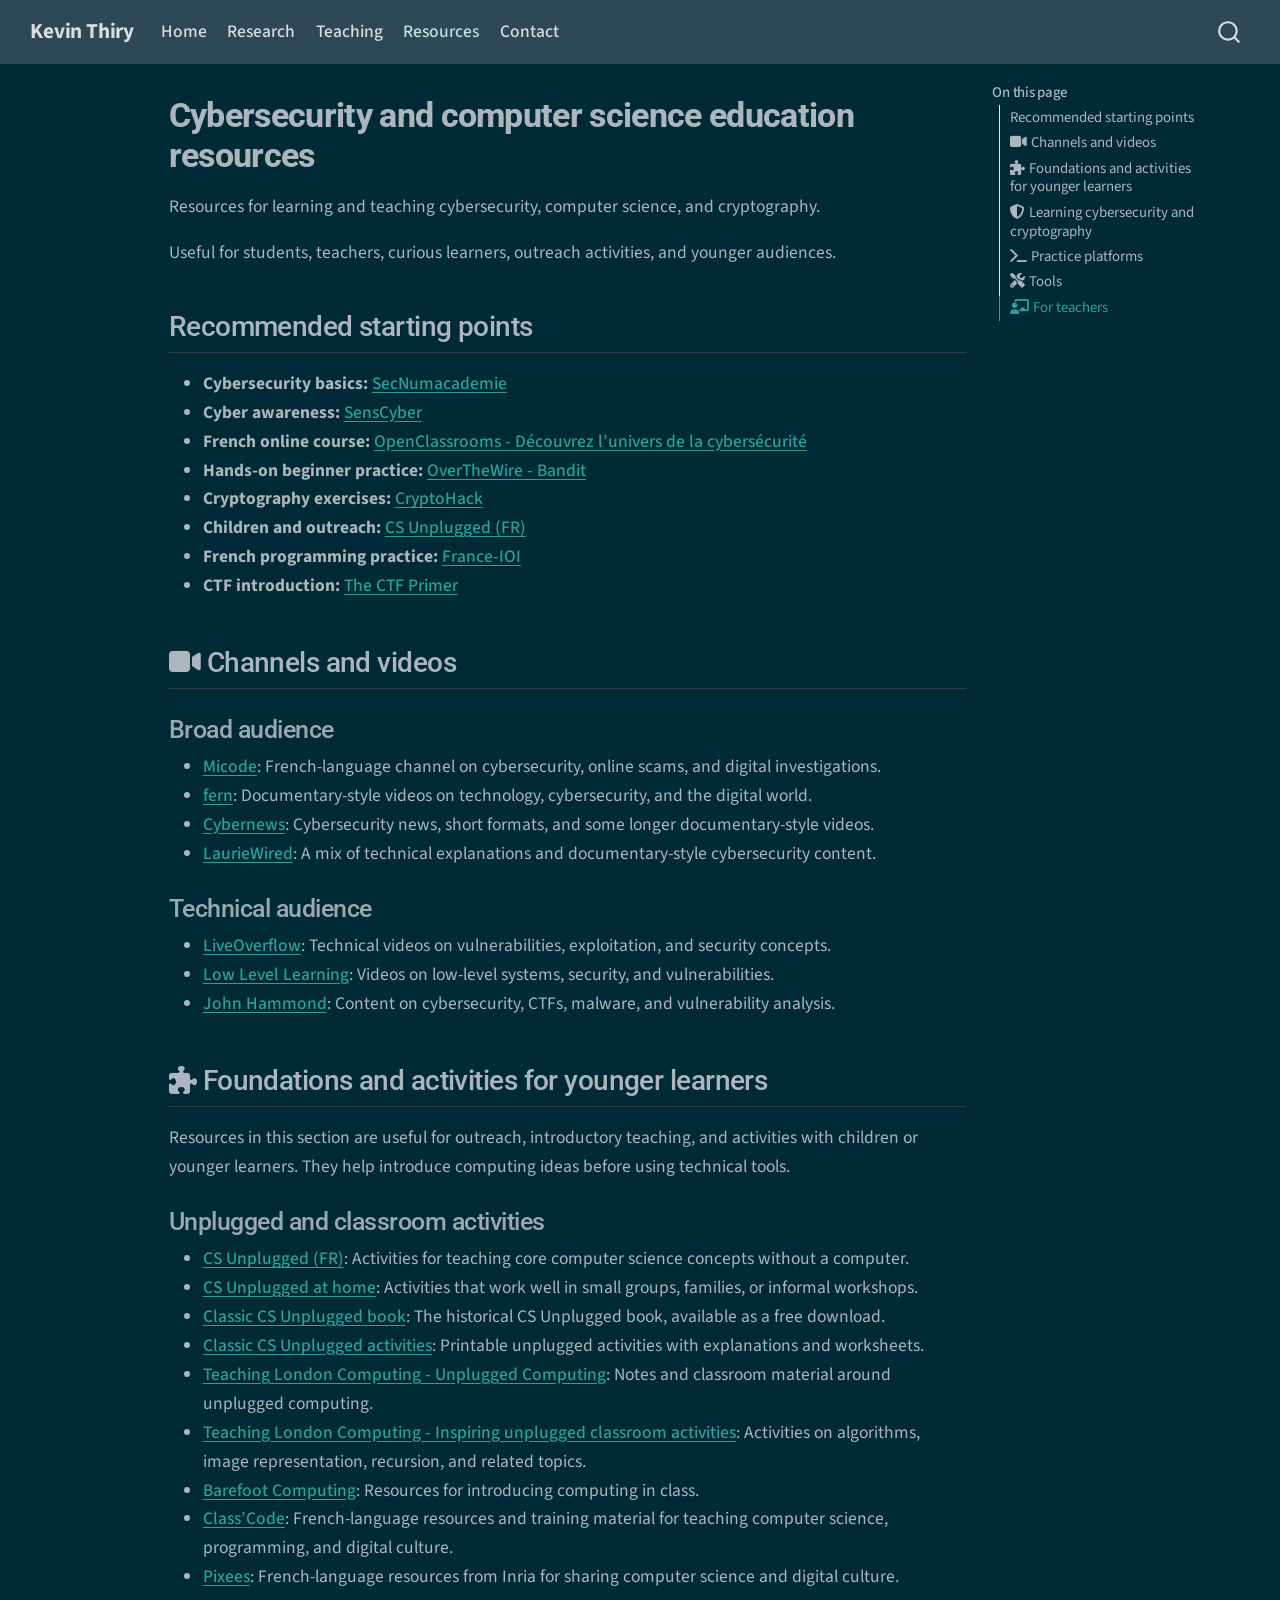
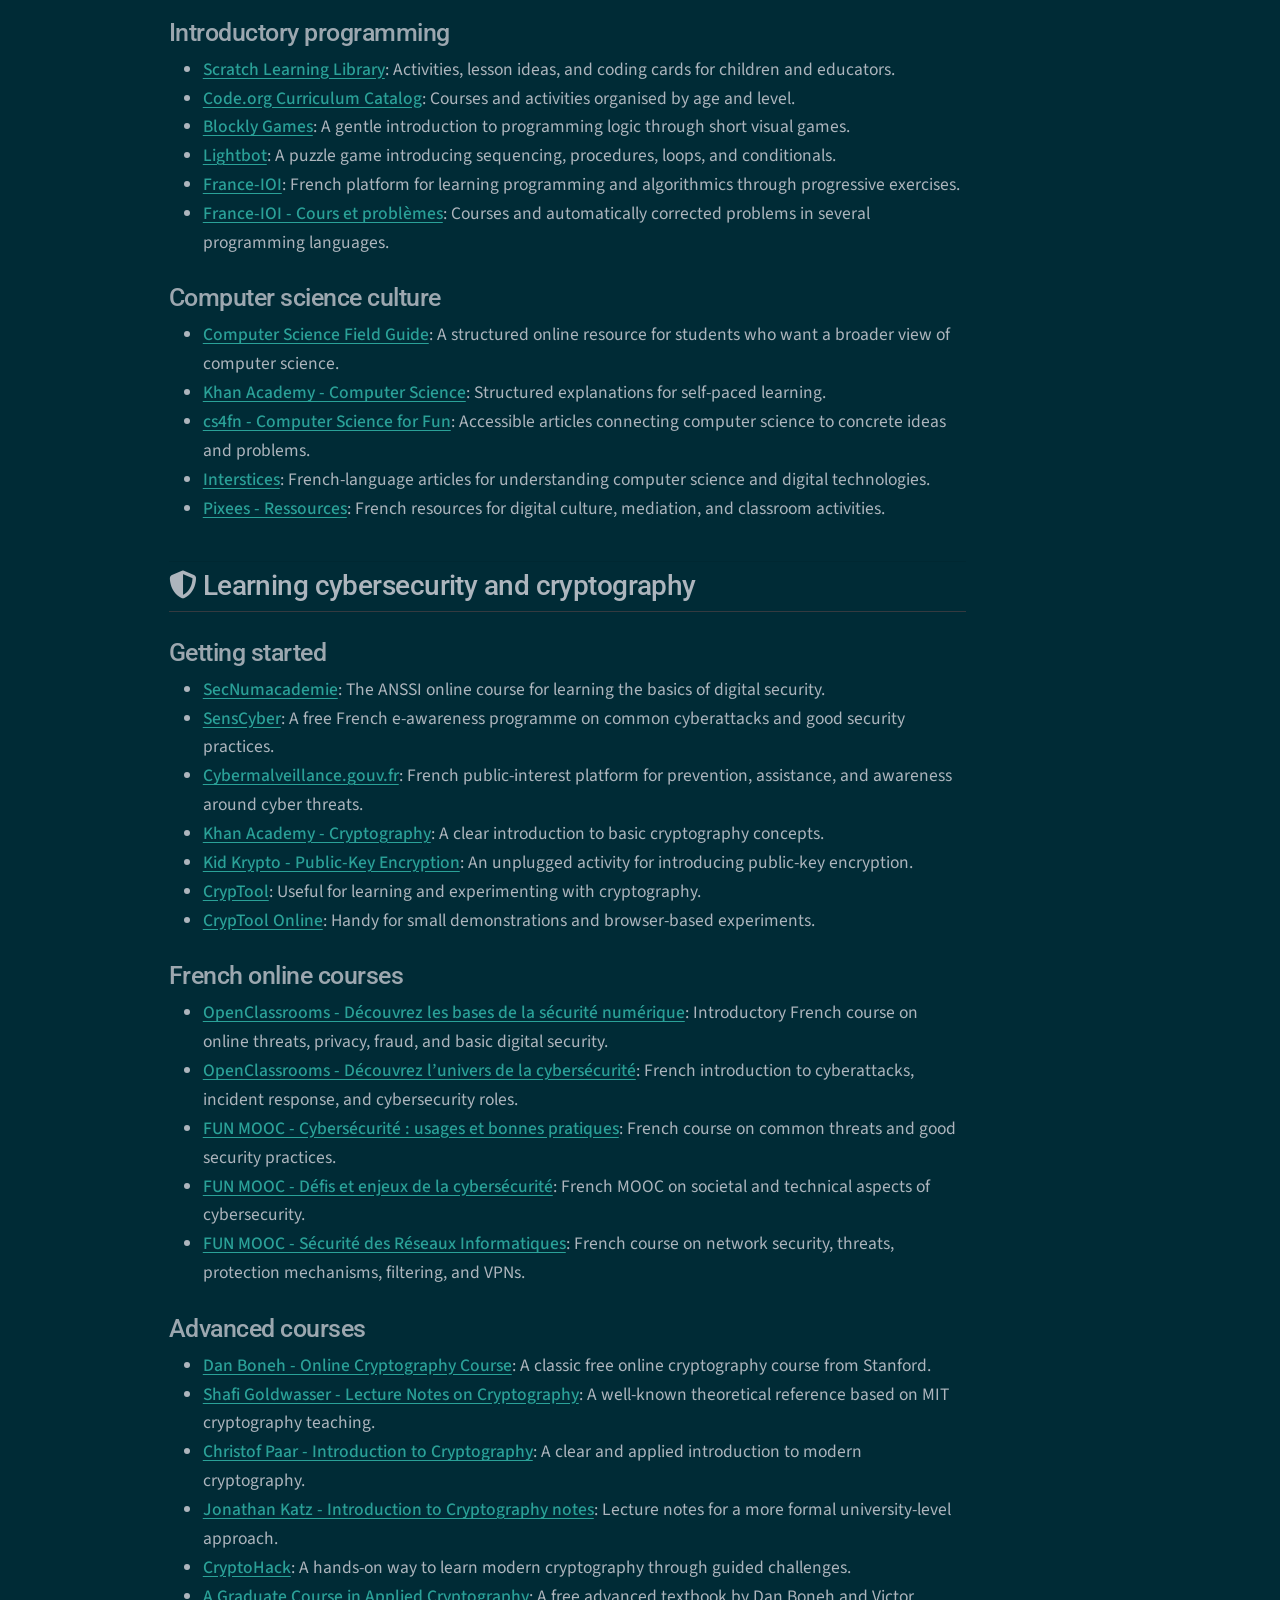
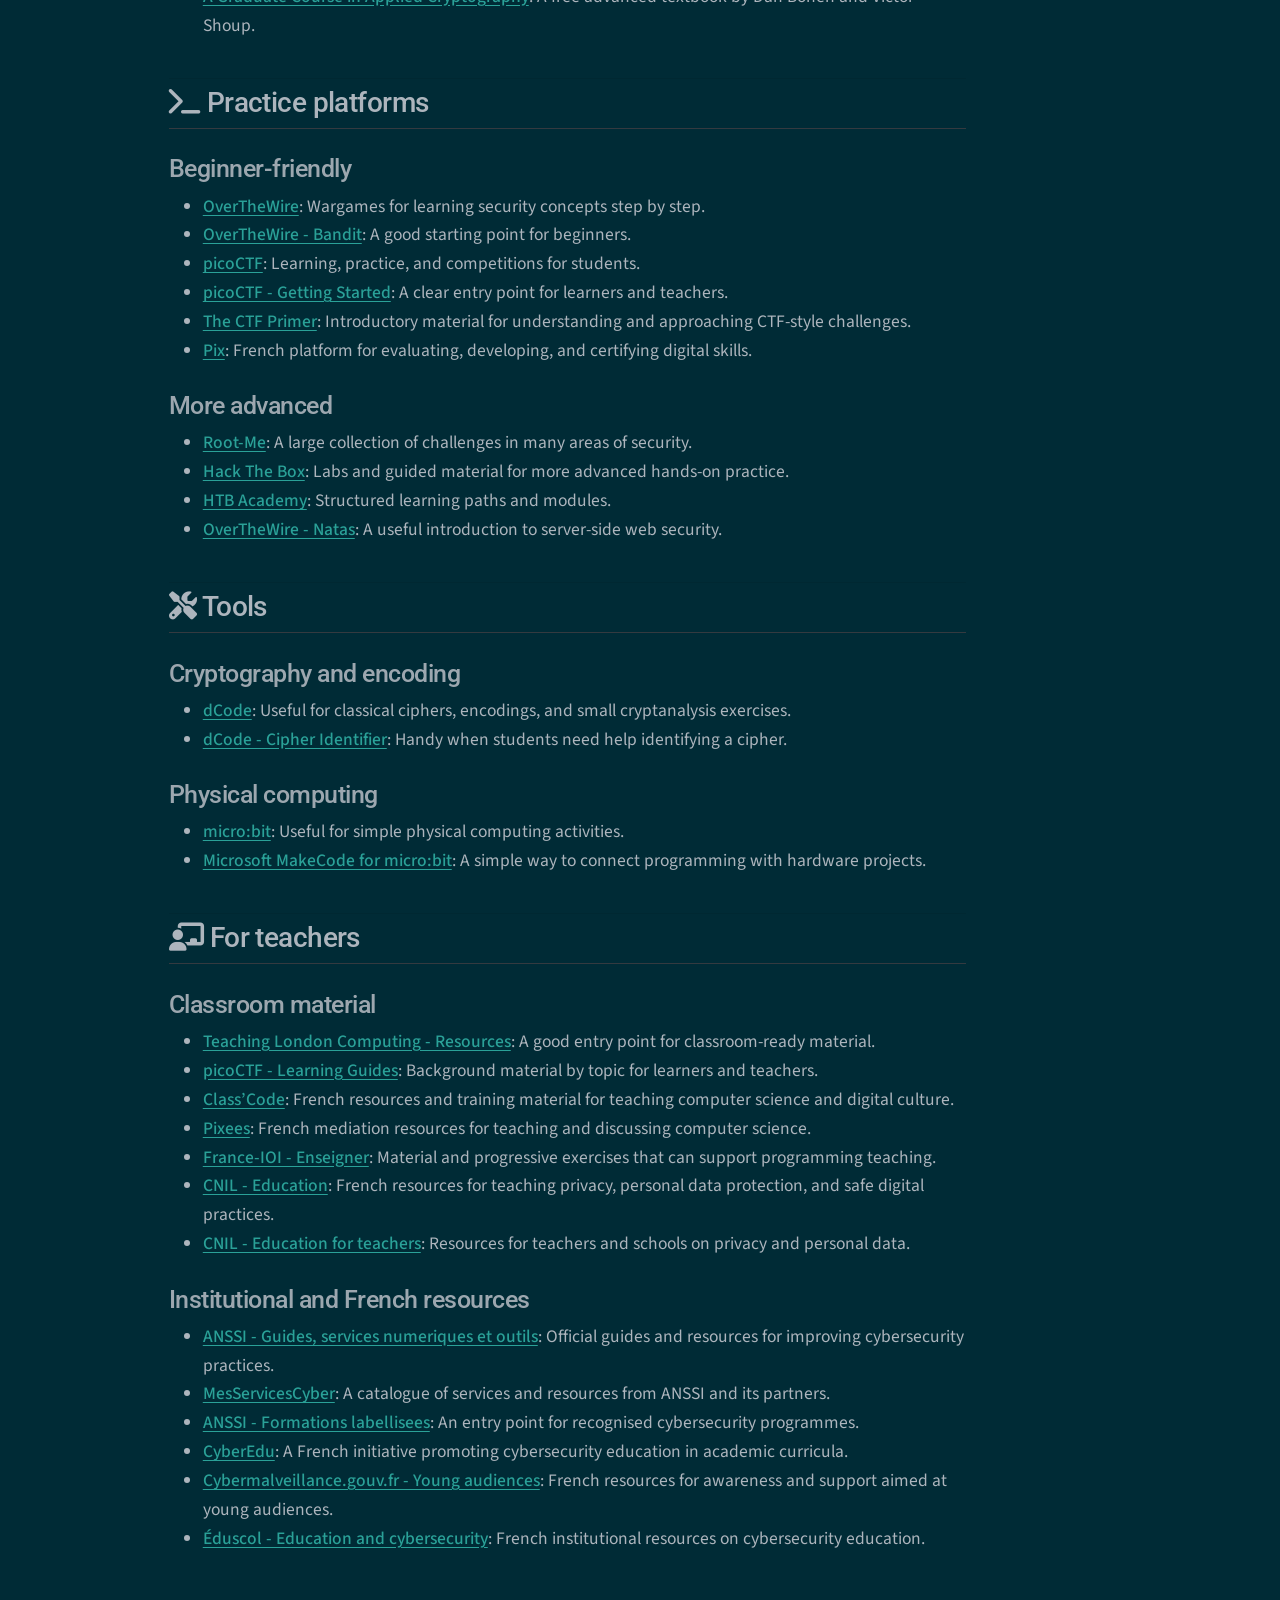
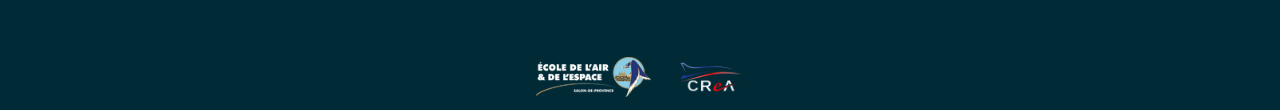
<file: docs/resources.html>
<!DOCTYPE html>
<html xmlns="http://www.w3.org/1999/xhtml" lang="en" xml:lang="en"><head>

<meta charset="utf-8">
<meta name="generator" content="quarto-1.9.30">

<meta name="viewport" content="width=device-width, initial-scale=1.0, user-scalable=yes">


<title>Cybersecurity and computer science education resources – Kevin Thiry</title>
<style>
/* Default styles provided by pandoc.
** See https://pandoc.org/MANUAL.html#variables-for-html for config info.
*/
code{white-space: pre-wrap;}
span.smallcaps{font-variant: small-caps;}
div.columns{display: flex; gap: min(4vw, 1.5em);}
div.column{flex: auto; overflow-x: auto;}
div.hanging-indent{margin-left: 1.5em; text-indent: -1.5em;}
ul.task-list{list-style: none;}
ul.task-list li input[type="checkbox"] {
  width: 0.8em;
  margin: 0 0.8em 0.2em -1em; /* quarto-specific, see https://github.com/quarto-dev/quarto-cli/issues/4556 */ 
  vertical-align: middle;
}
</style>


<script src="site_libs/quarto-nav/quarto-nav.js"></script>
<script src="site_libs/quarto-nav/headroom.min.js"></script>
<script src="site_libs/clipboard/clipboard.min.js"></script>
<script src="site_libs/quarto-search/autocomplete.umd.js"></script>
<script src="site_libs/quarto-search/fuse.min.js"></script>
<script src="site_libs/quarto-search/quarto-search.js"></script>
<meta name="quarto:offset" content="./">
<script src="site_libs/quarto-html/quarto.js" type="module"></script>
<script src="site_libs/quarto-html/tabsets/tabsets.js" type="module"></script>
<script src="site_libs/quarto-html/popper.min.js"></script>
<script src="site_libs/quarto-html/tippy.umd.min.js"></script>
<script src="site_libs/quarto-html/anchor.min.js"></script>
<link href="site_libs/quarto-html/tippy.css" rel="stylesheet">
<link href="site_libs/quarto-html/quarto-syntax-highlighting-92a119f464e29b2f7212a38ede3da618.css" rel="stylesheet" class="quarto-color-scheme" id="quarto-text-highlighting-styles">
<link href="site_libs/quarto-html/quarto-syntax-highlighting-dark-c8ee5e9782dcc26ea8a3459151165049.css" rel="stylesheet" class="quarto-color-scheme quarto-color-alternate" id="quarto-text-highlighting-styles">
<link href="site_libs/quarto-html/quarto-syntax-highlighting-92a119f464e29b2f7212a38ede3da618.css" rel="stylesheet" class="quarto-color-scheme-extra" id="quarto-text-highlighting-styles">
<script src="site_libs/bootstrap/bootstrap.min.js"></script>
<link href="site_libs/bootstrap/bootstrap-icons.css" rel="stylesheet">
<link href="site_libs/bootstrap/bootstrap-9f5f1ae5963a84c9391994a52729a342.min.css" rel="stylesheet" append-hash="true" class="quarto-color-scheme" id="quarto-bootstrap" data-mode="dark">
<link href="site_libs/bootstrap/bootstrap-dark-ed22fc9a63b1116d3129ba5933d568b9.min.css" rel="stylesheet" append-hash="true" class="quarto-color-scheme quarto-color-alternate" id="quarto-bootstrap" data-mode="dark">
<link href="site_libs/bootstrap/bootstrap-9f5f1ae5963a84c9391994a52729a342.min.css" rel="stylesheet" append-hash="true" class="quarto-color-scheme-extra" id="quarto-bootstrap" data-mode="dark">
<link href="site_libs/quarto-contrib/fontawesome6-6.7.2/all.min.css" rel="stylesheet">
<link href="site_libs/quarto-contrib/fontawesome6-6.7.2/latex-fontsize.css" rel="stylesheet">
<script id="quarto-search-options" type="application/json">{
  "location": "navbar",
  "copy-button": false,
  "collapse-after": 3,
  "panel-placement": "end",
  "type": "overlay",
  "limit": 50,
  "keyboard-shortcut": [
    "f",
    "/",
    "s"
  ],
  "show-item-context": false,
  "language": {
    "search-no-results-text": "No results",
    "search-matching-documents-text": "matching documents",
    "search-copy-link-title": "Copy link to search",
    "search-hide-matches-text": "Hide additional matches",
    "search-more-match-text": "more match in this document",
    "search-more-matches-text": "more matches in this document",
    "search-clear-button-title": "Clear",
    "search-text-placeholder": "",
    "search-detached-cancel-button-title": "Cancel",
    "search-submit-button-title": "Submit",
    "search-label": "Search"
  }
}</script>
<style>html{ scroll-behavior: smooth; }</style>
<link rel="preconnect" href="https://fonts.googleapis.com">
<link rel="preconnect" href="https://fonts.gstatic.com" crossorigin="">
<link href="https://fonts.googleapis.com/css2?family=Source+Sans+3:wght@400;500;600;700;750&amp;display=swap" rel="stylesheet">


<link rel="stylesheet" href="styles.css">
</head>

<body class="nav-fixed quarto-light">

<div id="quarto-search-results"></div>
  <header id="quarto-header" class="headroom fixed-top">
    <nav class="navbar navbar-expand-lg " data-bs-theme="dark">
      <div class="navbar-container container-fluid">
      <div class="navbar-brand-container mx-auto">
    <a class="navbar-brand" href="./index.html">
    <span class="navbar-title">Kevin Thiry</span>
    </a>
  </div>
            <div id="quarto-search" class="" title="Search"></div>
          <button class="navbar-toggler" type="button" data-bs-toggle="collapse" data-bs-target="#navbarCollapse" aria-controls="navbarCollapse" role="menu" aria-expanded="false" aria-label="Toggle navigation" onclick="if (window.quartoToggleHeadroom) { window.quartoToggleHeadroom(); }">
  <span class="navbar-toggler-icon"></span>
</button>
          <div class="collapse navbar-collapse" id="navbarCollapse">
            <ul class="navbar-nav navbar-nav-scroll me-auto">
  <li class="nav-item">
    <a class="nav-link" href="./index.html"> 
<span class="menu-text">Home</span></a>
  </li>  
  <li class="nav-item">
    <a class="nav-link" href="./research.html"> 
<span class="menu-text">Research</span></a>
  </li>  
  <li class="nav-item">
    <a class="nav-link" href="./teaching.html"> 
<span class="menu-text">Teaching</span></a>
  </li>  
  <li class="nav-item">
    <a class="nav-link active" href="./resources.html" aria-current="page"> 
<span class="menu-text">Resources</span></a>
  </li>  
  <li class="nav-item">
    <a class="nav-link" href="./contact.html"> 
<span class="menu-text">Contact</span></a>
  </li>  
</ul>
          </div> <!-- /navcollapse -->
            <div class="quarto-navbar-tools">
</div>
      </div> <!-- /container-fluid -->
    </nav>
</header>
<!-- content -->
<div id="quarto-content" class="quarto-container page-columns page-rows-contents page-layout-article page-navbar">
<!-- sidebar -->
<!-- margin-sidebar -->
    <div id="quarto-margin-sidebar" class="sidebar margin-sidebar">
        <nav id="TOC" role="doc-toc" class="toc-active">
    <h2 id="toc-title">On this page</h2>
   
  <ul class="collapse">
  <li><a href="#recommended-starting-points" id="toc-recommended-starting-points" class="nav-link active" data-scroll-target="#recommended-starting-points">Recommended starting points</a></li>
  <li><a href="#b58fc729-690b-4000-b19f-365a4093b2ff7b7b3c20666120766964656f203e7d7d-channels-and-videos" id="toc-b58fc729-690b-4000-b19f-365a4093b2ff7b7b3c20666120766964656f203e7d7d-channels-and-videos" class="nav-link" data-scroll-target="#b58fc729-690b-4000-b19f-365a4093b2ff7b7b3c20666120766964656f203e7d7d-channels-and-videos"><i class="fa-solid fa-video" aria-label="video"></i> Channels and videos</a></li>
  <li><a href="#b58fc729-690b-4000-b19f-365a4093b2ff7b7b3c2066612070757a7a6c652d7069656365203e7d7d-foundations-and-activities-for-younger-learners" id="toc-b58fc729-690b-4000-b19f-365a4093b2ff7b7b3c2066612070757a7a6c652d7069656365203e7d7d-foundations-and-activities-for-younger-learners" class="nav-link" data-scroll-target="#b58fc729-690b-4000-b19f-365a4093b2ff7b7b3c2066612070757a7a6c652d7069656365203e7d7d-foundations-and-activities-for-younger-learners"><i class="fa-solid fa-puzzle-piece" aria-label="puzzle-piece"></i> Foundations and activities for younger learners</a></li>
  <li><a href="#b58fc729-690b-4000-b19f-365a4093b2ff7b7b3c20666120736869656c642d68616c766564203e7d7d-learning-cybersecurity-and-cryptography" id="toc-b58fc729-690b-4000-b19f-365a4093b2ff7b7b3c20666120736869656c642d68616c766564203e7d7d-learning-cybersecurity-and-cryptography" class="nav-link" data-scroll-target="#b58fc729-690b-4000-b19f-365a4093b2ff7b7b3c20666120736869656c642d68616c766564203e7d7d-learning-cybersecurity-and-cryptography"><i class="fa-solid fa-shield-halved" aria-label="shield-halved"></i> Learning cybersecurity and cryptography</a></li>
  <li><a href="#b58fc729-690b-4000-b19f-365a4093b2ff7b7b3c206661207465726d696e616c203e7d7d-practice-platforms" id="toc-b58fc729-690b-4000-b19f-365a4093b2ff7b7b3c206661207465726d696e616c203e7d7d-practice-platforms" class="nav-link" data-scroll-target="#b58fc729-690b-4000-b19f-365a4093b2ff7b7b3c206661207465726d696e616c203e7d7d-practice-platforms"><i class="fa-solid fa-terminal" aria-label="terminal"></i> Practice platforms</a></li>
  <li><a href="#b58fc729-690b-4000-b19f-365a4093b2ff7b7b3c2066612073637265776472697665722d7772656e6368203e7d7d-tools" id="toc-b58fc729-690b-4000-b19f-365a4093b2ff7b7b3c2066612073637265776472697665722d7772656e6368203e7d7d-tools" class="nav-link" data-scroll-target="#b58fc729-690b-4000-b19f-365a4093b2ff7b7b3c2066612073637265776472697665722d7772656e6368203e7d7d-tools"><i class="fa-solid fa-screwdriver-wrench" aria-label="screwdriver-wrench"></i> Tools</a></li>
  <li><a href="#b58fc729-690b-4000-b19f-365a4093b2ff7b7b3c206661206368616c6b626f6172642d75736572203e7d7d-for-teachers" id="toc-b58fc729-690b-4000-b19f-365a4093b2ff7b7b3c206661206368616c6b626f6172642d75736572203e7d7d-for-teachers" class="nav-link" data-scroll-target="#b58fc729-690b-4000-b19f-365a4093b2ff7b7b3c206661206368616c6b626f6172642d75736572203e7d7d-for-teachers"><i class="fa-solid fa-chalkboard-user" aria-label="chalkboard-user"></i> For teachers</a></li>
  </ul>
</nav>
    </div>
<!-- main -->
<main class="content" id="quarto-document-content">

<header id="title-block-header" class="quarto-title-block default">
<div class="quarto-title">
<h1 class="title">Cybersecurity and computer science education resources</h1>
</div>



<div class="quarto-title-meta">

    
  
    
  </div>
  


</header>


<p>Resources for learning and teaching cybersecurity, computer science, and cryptography.</p>
<p>Useful for students, teachers, curious learners, outreach activities, and younger audiences.</p>
<section id="recommended-starting-points" class="level2">
<h2 class="anchored" data-anchor-id="recommended-starting-points">Recommended starting points</h2>
<ul>
<li><strong>Cybersecurity basics:</strong> <a href="https://messervices.cyber.gouv.fr/services/secnum-academie.html">SecNumacademie</a></li>
<li><strong>Cyber awareness:</strong> <a href="https://www.cybermalveillance.gouv.fr/sens-cyber/apprendre">SensCyber</a></li>
<li><strong>French online course:</strong> <a href="https://openclassrooms.com/courses/8028761-decouvrez-l-univers-de-la-cybersecurite">OpenClassrooms - Découvrez l’univers de la cybersécurité</a></li>
<li><strong>Hands-on beginner practice:</strong> <a href="https://overthewire.org/wargames/bandit/">OverTheWire - Bandit</a></li>
<li><strong>Cryptography exercises:</strong> <a href="https://cryptohack.org/">CryptoHack</a></li>
<li><strong>Children and outreach:</strong> <a href="https://www.csunplugged.org/fr/">CS Unplugged (FR)</a></li>
<li><strong>French programming practice:</strong> <a href="https://www.france-ioi.org/">France-IOI</a></li>
<li><strong>CTF introduction:</strong> <a href="https://primer.picoctf.org/">The CTF Primer</a></li>
</ul>
</section>
<section id="b58fc729-690b-4000-b19f-365a4093b2ff7b7b3c20666120766964656f203e7d7d-channels-and-videos" class="level2">
<h2 class="anchored" data-anchor-id="b58fc729-690b-4000-b19f-365a4093b2ff7b7b3c20666120766964656f203e7d7d-channels-and-videos"><i class="fa-solid fa-video" aria-label="video"></i> Channels and videos</h2>
<section id="broad-audience" class="level3">
<h3 class="anchored" data-anchor-id="broad-audience">Broad audience</h3>
<ul>
<li><a href="https://www.youtube.com/@Micode">Micode</a>: French-language channel on cybersecurity, online scams, and digital investigations.</li>
<li><a href="https://www.youtube.com/@fern-tv">fern</a>: Documentary-style videos on technology, cybersecurity, and the digital world.</li>
<li><a href="https://www.youtube.com/@cybernews">Cybernews</a>: Cybersecurity news, short formats, and some longer documentary-style videos.</li>
<li><a href="https://www.youtube.com/@lauriewired">LaurieWired</a>: A mix of technical explanations and documentary-style cybersecurity content.</li>
</ul>
</section>
<section id="technical-audience" class="level3">
<h3 class="anchored" data-anchor-id="technical-audience">Technical audience</h3>
<ul>
<li><a href="https://www.youtube.com/@LiveOverflow">LiveOverflow</a>: Technical videos on vulnerabilities, exploitation, and security concepts.</li>
<li><a href="https://www.youtube.com/@LowLevelLearning">Low Level Learning</a>: Videos on low-level systems, security, and vulnerabilities.</li>
<li><a href="https://www.youtube.com/@_JohnHammond">John Hammond</a>: Content on cybersecurity, CTFs, malware, and vulnerability analysis.</li>
</ul>
</section>
</section>
<section id="b58fc729-690b-4000-b19f-365a4093b2ff7b7b3c2066612070757a7a6c652d7069656365203e7d7d-foundations-and-activities-for-younger-learners" class="level2">
<h2 class="anchored" data-anchor-id="b58fc729-690b-4000-b19f-365a4093b2ff7b7b3c2066612070757a7a6c652d7069656365203e7d7d-foundations-and-activities-for-younger-learners"><i class="fa-solid fa-puzzle-piece" aria-label="puzzle-piece"></i> Foundations and activities for younger learners</h2>
<p>Resources in this section are useful for outreach, introductory teaching, and activities with children or younger learners. They help introduce computing ideas before using technical tools.</p>
<section id="unplugged-and-classroom-activities" class="level3">
<h3 class="anchored" data-anchor-id="unplugged-and-classroom-activities">Unplugged and classroom activities</h3>
<ul>
<li><a href="https://www.csunplugged.org/fr/">CS Unplugged (FR)</a>: Activities for teaching core computer science concepts without a computer.</li>
<li><a href="https://www.csunplugged.org/fr/at-home/">CS Unplugged at home</a>: Activities that work well in small groups, families, or informal workshops.</li>
<li><a href="https://classic.csunplugged.org/books/">Classic CS Unplugged book</a>: The historical CS Unplugged book, available as a free download.</li>
<li><a href="https://classic.csunplugged.org/activities/">Classic CS Unplugged activities</a>: Printable unplugged activities with explanations and worksheets.</li>
<li><a href="https://teachinglondoncomputing.org/unplugged-computing/">Teaching London Computing - Unplugged Computing</a>: Notes and classroom material around unplugged computing.</li>
<li><a href="https://teachinglondoncomputing.org/resources/inspiring-unplugged-classroom-activities/">Teaching London Computing - Inspiring unplugged classroom activities</a>: Activities on algorithms, image representation, recursion, and related topics.</li>
<li><a href="https://www.barefootcomputing.org/">Barefoot Computing</a>: Resources for introducing computing in class.</li>
<li><a href="https://www.class-code.fr/">Class’Code</a>: French-language resources and training material for teaching computer science, programming, and digital culture.</li>
<li><a href="https://pixees.fr/">Pixees</a>: French-language resources from Inria for sharing computer science and digital culture.</li>
</ul>
</section>
<section id="introductory-programming" class="level3">
<h3 class="anchored" data-anchor-id="introductory-programming">Introductory programming</h3>
<ul>
<li><a href="https://scratchfoundation.org/learn/learning-library">Scratch Learning Library</a>: Activities, lesson ideas, and coding cards for children and educators.</li>
<li><a href="https://studio.code.org/catalog">Code.org Curriculum Catalog</a>: Courses and activities organised by age and level.</li>
<li><a href="https://blockly.games/?lang=fr">Blockly Games</a>: A gentle introduction to programming logic through short visual games.</li>
<li><a href="https://lightbot.com/">Lightbot</a>: A puzzle game introducing sequencing, procedures, loops, and conditionals.</li>
<li><a href="https://www.france-ioi.org/">France-IOI</a>: French platform for learning programming and algorithmics through progressive exercises.</li>
<li><a href="https://www.france-ioi.org/algo/chapters.php">France-IOI - Cours et problèmes</a>: Courses and automatically corrected problems in several programming languages.</li>
</ul>
</section>
<section id="computer-science-culture" class="level3">
<h3 class="anchored" data-anchor-id="computer-science-culture">Computer science culture</h3>
<ul>
<li><a href="https://www.csfieldguide.org.nz/">Computer Science Field Guide</a>: A structured online resource for students who want a broader view of computer science.</li>
<li><a href="https://www.khanacademy.org/computing/computer-science">Khan Academy - Computer Science</a>: Structured explanations for self-paced learning.</li>
<li><a href="https://cs4fn.blog/">cs4fn - Computer Science for Fun</a>: Accessible articles connecting computer science to concrete ideas and problems.</li>
<li><a href="https://interstices.info/">Interstices</a>: French-language articles for understanding computer science and digital technologies.</li>
<li><a href="https://pixees.fr/utiliser-une-ressource/">Pixees - Ressources</a>: French resources for digital culture, mediation, and classroom activities.</li>
</ul>
</section>
</section>
<section id="b58fc729-690b-4000-b19f-365a4093b2ff7b7b3c20666120736869656c642d68616c766564203e7d7d-learning-cybersecurity-and-cryptography" class="level2">
<h2 class="anchored" data-anchor-id="b58fc729-690b-4000-b19f-365a4093b2ff7b7b3c20666120736869656c642d68616c766564203e7d7d-learning-cybersecurity-and-cryptography"><i class="fa-solid fa-shield-halved" aria-label="shield-halved"></i> Learning cybersecurity and cryptography</h2>
<section id="getting-started" class="level3">
<h3 class="anchored" data-anchor-id="getting-started">Getting started</h3>
<ul>
<li><a href="https://messervices.cyber.gouv.fr/services/secnum-academie.html">SecNumacademie</a>: The ANSSI online course for learning the basics of digital security.</li>
<li><a href="https://www.cybermalveillance.gouv.fr/sens-cyber/apprendre">SensCyber</a>: A free French e-awareness programme on common cyberattacks and good security practices.</li>
<li><a href="https://www.cybermalveillance.gouv.fr/">Cybermalveillance.gouv.fr</a>: French public-interest platform for prevention, assistance, and awareness around cyber threats.</li>
<li><a href="https://www.khanacademy.org/computing/computer-science/cryptography">Khan Academy - Cryptography</a>: A clear introduction to basic cryptography concepts.</li>
<li><a href="https://classic.csunplugged.org/documents/activities/public-key-encryption/unplugged-18-public_key_encryption_0.pdf">Kid Krypto - Public-Key Encryption</a>: An unplugged activity for introducing public-key encryption.</li>
<li><a href="https://www.cryptool.org/">CrypTool</a>: Useful for learning and experimenting with cryptography.</li>
<li><a href="https://www.cryptool.org/cryptool-online/">CrypTool Online</a>: Handy for small demonstrations and browser-based experiments.</li>
</ul>
</section>
<section id="french-online-courses" class="level3">
<h3 class="anchored" data-anchor-id="french-online-courses">French online courses</h3>
<ul>
<li><a href="https://openclassrooms.com/courses/5870206-decouvrez-les-bases-de-la-securite-numerique">OpenClassrooms - Découvrez les bases de la sécurité numérique</a>: Introductory French course on online threats, privacy, fraud, and basic digital security.</li>
<li><a href="https://openclassrooms.com/courses/8028761-decouvrez-l-univers-de-la-cybersecurite">OpenClassrooms - Découvrez l’univers de la cybersécurité</a>: French introduction to cyberattacks, incident response, and cybersecurity roles.</li>
<li><a href="https://www.fun-mooc.fr/fr/cours/cybersecurite-usages-et-bonnes-pratiques/">FUN MOOC - Cybersécurité : usages et bonnes pratiques</a>: French course on common threats and good security practices.</li>
<li><a href="https://www.fun-mooc.fr/fr/cours/defis-et-enjeux-de-la-cybersecurite/">FUN MOOC - Défis et enjeux de la cybersécurité</a>: French MOOC on societal and technical aspects of cybersecurity.</li>
<li><a href="https://www.fun-mooc.fr/fr/cours/securite-des-reseaux-informatiques/">FUN MOOC - Sécurité des Réseaux Informatiques</a>: French course on network security, threats, protection mechanisms, filtering, and VPNs.</li>
</ul>
</section>
<section id="advanced-courses" class="level3">
<h3 class="anchored" data-anchor-id="advanced-courses">Advanced courses</h3>
<ul>
<li><a href="https://crypto.stanford.edu/~dabo/courses/OnlineCrypto/">Dan Boneh - Online Cryptography Course</a>: A classic free online cryptography course from Stanford.</li>
<li><a href="https://cseweb.ucsd.edu/~mihir/papers/gb.pdf">Shafi Goldwasser - Lecture Notes on Cryptography</a>: A well-known theoretical reference based on MIT cryptography teaching.</li>
<li><a href="https://www.youtube.com/channel/UC1usFRN4LCMcfIV7UjHNuQg">Christof Paar - Introduction to Cryptography</a>: A clear and applied introduction to modern cryptography.</li>
<li><a href="https://www.cs.umd.edu/~jkatz/crypto/f02/lectures/crypto_notes.pdf">Jonathan Katz - Introduction to Cryptography notes</a>: Lecture notes for a more formal university-level approach.</li>
<li><a href="https://cryptohack.org/">CryptoHack</a>: A hands-on way to learn modern cryptography through guided challenges.</li>
<li><a href="https://crypto.stanford.edu/~dabo/cryptobook/">A Graduate Course in Applied Cryptography</a>: A free advanced textbook by Dan Boneh and Victor Shoup.</li>
</ul>
</section>
</section>
<section id="b58fc729-690b-4000-b19f-365a4093b2ff7b7b3c206661207465726d696e616c203e7d7d-practice-platforms" class="level2">
<h2 class="anchored" data-anchor-id="b58fc729-690b-4000-b19f-365a4093b2ff7b7b3c206661207465726d696e616c203e7d7d-practice-platforms"><i class="fa-solid fa-terminal" aria-label="terminal"></i> Practice platforms</h2>
<section id="beginner-friendly" class="level3">
<h3 class="anchored" data-anchor-id="beginner-friendly">Beginner-friendly</h3>
<ul>
<li><a href="https://overthewire.org/">OverTheWire</a>: Wargames for learning security concepts step by step.</li>
<li><a href="https://overthewire.org/wargames/bandit/">OverTheWire - Bandit</a>: A good starting point for beginners.</li>
<li><a href="https://picoctf.org/">picoCTF</a>: Learning, practice, and competitions for students.</li>
<li><a href="https://picoctf.org/get_started.html">picoCTF - Getting Started</a>: A clear entry point for learners and teachers.</li>
<li><a href="https://primer.picoctf.org/">The CTF Primer</a>: Introductory material for understanding and approaching CTF-style challenges.</li>
<li><a href="https://pix.fr/">Pix</a>: French platform for evaluating, developing, and certifying digital skills.</li>
</ul>
</section>
<section id="more-advanced" class="level3">
<h3 class="anchored" data-anchor-id="more-advanced">More advanced</h3>
<ul>
<li><a href="https://www.root-me.org/?lang=en">Root-Me</a>: A large collection of challenges in many areas of security.</li>
<li><a href="https://www.hackthebox.com/">Hack The Box</a>: Labs and guided material for more advanced hands-on practice.</li>
<li><a href="https://academy.hackthebox.com/">HTB Academy</a>: Structured learning paths and modules.</li>
<li><a href="https://overthewire.org/wargames/natas/">OverTheWire - Natas</a>: A useful introduction to server-side web security.</li>
</ul>
</section>
</section>
<section id="b58fc729-690b-4000-b19f-365a4093b2ff7b7b3c2066612073637265776472697665722d7772656e6368203e7d7d-tools" class="level2">
<h2 class="anchored" data-anchor-id="b58fc729-690b-4000-b19f-365a4093b2ff7b7b3c2066612073637265776472697665722d7772656e6368203e7d7d-tools"><i class="fa-solid fa-screwdriver-wrench" aria-label="screwdriver-wrench"></i> Tools</h2>
<section id="cryptography-and-encoding" class="level3">
<h3 class="anchored" data-anchor-id="cryptography-and-encoding">Cryptography and encoding</h3>
<ul>
<li><a href="https://www.dcode.fr/en">dCode</a>: Useful for classical ciphers, encodings, and small cryptanalysis exercises.</li>
<li><a href="https://www.dcode.fr/cipher-identifier">dCode - Cipher Identifier</a>: Handy when students need help identifying a cipher.</li>
</ul>
</section>
<section id="physical-computing" class="level3">
<h3 class="anchored" data-anchor-id="physical-computing">Physical computing</h3>
<ul>
<li><a href="https://microbit.org/">micro:bit</a>: Useful for simple physical computing activities.</li>
<li><a href="https://makecode.microbit.org/">Microsoft MakeCode for micro:bit</a>: A simple way to connect programming with hardware projects.</li>
</ul>
</section>
</section>
<section id="b58fc729-690b-4000-b19f-365a4093b2ff7b7b3c206661206368616c6b626f6172642d75736572203e7d7d-for-teachers" class="level2">
<h2 class="anchored" data-anchor-id="b58fc729-690b-4000-b19f-365a4093b2ff7b7b3c206661206368616c6b626f6172642d75736572203e7d7d-for-teachers"><i class="fa-solid fa-chalkboard-user" aria-label="chalkboard-user"></i> For teachers</h2>
<section id="classroom-material" class="level3">
<h3 class="anchored" data-anchor-id="classroom-material">Classroom material</h3>
<ul>
<li><a href="https://teachinglondoncomputing.org/resources/">Teaching London Computing - Resources</a>: A good entry point for classroom-ready material.</li>
<li><a href="https://picoctf.org/resources.html">picoCTF - Learning Guides</a>: Background material by topic for learners and teachers.</li>
<li><a href="https://www.class-code.fr/">Class’Code</a>: French resources and training material for teaching computer science and digital culture.</li>
<li><a href="https://pixees.fr/">Pixees</a>: French mediation resources for teaching and discussing computer science.</li>
<li><a href="https://www.france-ioi.org/algo/course.php?idChapter=811&amp;idCourse=2703">France-IOI - Enseigner</a>: Material and progressive exercises that can support programming teaching.</li>
<li><a href="https://www.cnil.fr/fr/education">CNIL - Education</a>: French resources for teaching privacy, personal data protection, and safe digital practices.</li>
<li><a href="https://www.cnil.fr/fr/education-pro">CNIL - Education for teachers</a>: Resources for teachers and schools on privacy and personal data.</li>
</ul>
</section>
<section id="institutional-and-french-resources" class="level3">
<h3 class="anchored" data-anchor-id="institutional-and-french-resources">Institutional and French resources</h3>
<ul>
<li><a href="https://cyber.gouv.fr/offre-de-service/guides-services-numeriques-et-outils/">ANSSI - Guides, services numeriques et outils</a>: Official guides and resources for improving cybersecurity practices.</li>
<li><a href="https://messervices.cyber.gouv.fr/catalogue/">MesServicesCyber</a>: A catalogue of services and resources from ANSSI and its partners.</li>
<li><a href="https://cyber.gouv.fr/offre-de-service/formations-entrainement-et-decouverte-des-metiers/formations/formation-labellisees-par-lanssi/">ANSSI - Formations labellisees</a>: An entry point for recognised cybersecurity programmes.</li>
<li><a href="https://www.cyberedu.fr/">CyberEdu</a>: A French initiative promoting cybersecurity education in academic curricula.</li>
<li><a href="https://www.cybermalveillance.gouv.fr/tous-nos-contenus/actualites/dossier-accompagnement-sensibilisation-des-jeunes">Cybermalveillance.gouv.fr - Young audiences</a>: French resources for awareness and support aimed at young audiences.</li>
<li><a href="https://eduscol.education.fr/6738/education-et-cybersecurite">Éduscol - Education and cybersecurity</a>: French institutional resources on cybersecurity education.</li>
</ul>


</section>
</section>

</main> <!-- /main -->
<script id="quarto-html-after-body" type="application/javascript">
  window.document.addEventListener("DOMContentLoaded", function (event) {
    const icon = "";
    const anchorJS = new window.AnchorJS();
    anchorJS.options = {
      placement: 'right',
      icon: icon
    };
    anchorJS.add('.anchored');
    const isCodeAnnotation = (el) => {
      for (const clz of el.classList) {
        if (clz.startsWith('code-annotation-')) {                     
          return true;
        }
      }
      return false;
    }
    const onCopySuccess = function(e) {
      // button target
      const button = e.trigger;
      // don't keep focus
      button.blur();
      // flash "checked"
      button.classList.add('code-copy-button-checked');
      var currentTitle = button.getAttribute("title");
      button.setAttribute("title", "Copied!");
      let tooltip;
      if (window.bootstrap) {
        button.setAttribute("data-bs-toggle", "tooltip");
        button.setAttribute("data-bs-placement", "left");
        button.setAttribute("data-bs-title", "Copied!");
        tooltip = new bootstrap.Tooltip(button, 
          { trigger: "manual", 
            customClass: "code-copy-button-tooltip",
            offset: [0, -8]});
        tooltip.show();    
      }
      setTimeout(function() {
        if (tooltip) {
          tooltip.hide();
          button.removeAttribute("data-bs-title");
          button.removeAttribute("data-bs-toggle");
          button.removeAttribute("data-bs-placement");
        }
        button.setAttribute("title", currentTitle);
        button.classList.remove('code-copy-button-checked');
      }, 1000);
      // clear code selection
      e.clearSelection();
    }
    const getTextToCopy = function(trigger) {
      const outerScaffold = trigger.parentElement.cloneNode(true);
      const codeEl = outerScaffold.querySelector('code');
      for (const childEl of codeEl.children) {
        if (isCodeAnnotation(childEl)) {
          childEl.remove();
        }
      }
      return codeEl.innerText;
    }
    const clipboard = new window.ClipboardJS('.code-copy-button:not([data-in-quarto-modal])', {
      text: getTextToCopy
    });
    clipboard.on('success', onCopySuccess);
    if (window.document.getElementById('quarto-embedded-source-code-modal')) {
      const clipboardModal = new window.ClipboardJS('.code-copy-button[data-in-quarto-modal]', {
        text: getTextToCopy,
        container: window.document.getElementById('quarto-embedded-source-code-modal')
      });
      clipboardModal.on('success', onCopySuccess);
    }
      var localhostRegex = new RegExp(/^(?:http|https):\/\/localhost\:?[0-9]*\//);
      var mailtoRegex = new RegExp(/^mailto:/);
        var filterRegex = new RegExp("https:\/\/kthiry-eae\.github\.io\/");
      var isInternal = (href) => {
          return filterRegex.test(href) || localhostRegex.test(href) || mailtoRegex.test(href);
      }
      // Inspect non-navigation links and adorn them if external
     var links = window.document.querySelectorAll('a[href]:not(.nav-link):not(.navbar-brand):not(.toc-action):not(.sidebar-link):not(.sidebar-item-toggle):not(.pagination-link):not(.no-external):not([aria-hidden]):not(.dropdown-item):not(.quarto-navigation-tool):not(.about-link)');
      for (var i=0; i<links.length; i++) {
        const link = links[i];
        if (!isInternal(link.href)) {
          // undo the damage that might have been done by quarto-nav.js in the case of
          // links that we want to consider external
          if (link.dataset.originalHref !== undefined) {
            link.href = link.dataset.originalHref;
          }
            // target, if specified
            link.setAttribute("target", "_blank");
            if (link.getAttribute("rel") === null) {
              link.setAttribute("rel", "noopener");
            }
        }
      }
    function tippyHover(el, contentFn, onTriggerFn, onUntriggerFn) {
      const config = {
        allowHTML: true,
        maxWidth: 500,
        delay: 100,
        arrow: false,
        appendTo: function(el) {
            return el.parentElement;
        },
        interactive: true,
        interactiveBorder: 10,
        theme: 'quarto',
        placement: 'bottom-start',
      };
      if (contentFn) {
        config.content = contentFn;
      }
      if (onTriggerFn) {
        config.onTrigger = onTriggerFn;
      }
      if (onUntriggerFn) {
        config.onUntrigger = onUntriggerFn;
      }
      window.tippy(el, config); 
    }
    const noterefs = window.document.querySelectorAll('a[role="doc-noteref"]');
    for (var i=0; i<noterefs.length; i++) {
      const ref = noterefs[i];
      tippyHover(ref, function() {
        // use id or data attribute instead here
        let href = ref.getAttribute('data-footnote-href') || ref.getAttribute('href');
        try { href = new URL(href).hash; } catch {}
        const id = href.replace(/^#\/?/, "");
        const note = window.document.getElementById(id);
        if (note) {
          return note.innerHTML;
        } else {
          return "";
        }
      });
    }
    const xrefs = window.document.querySelectorAll('a.quarto-xref');
    const processXRef = (id, note) => {
      // Strip column container classes
      const stripColumnClz = (el) => {
        el.classList.remove("page-full", "page-columns");
        if (el.children) {
          for (const child of el.children) {
            stripColumnClz(child);
          }
        }
      }
      stripColumnClz(note)
      if (id === null || id.startsWith('sec-')) {
        // Special case sections, only their first couple elements
        const container = document.createElement("div");
        if (note.children && note.children.length > 2) {
          container.appendChild(note.children[0].cloneNode(true));
          for (let i = 1; i < note.children.length; i++) {
            const child = note.children[i];
            if (child.tagName === "P" && child.innerText === "") {
              continue;
            } else {
              container.appendChild(child.cloneNode(true));
              break;
            }
          }
          if (window.Quarto?.typesetMath) {
            window.Quarto.typesetMath(container);
          }
          return container.innerHTML
        } else {
          if (window.Quarto?.typesetMath) {
            window.Quarto.typesetMath(note);
          }
          return note.innerHTML;
        }
      } else {
        // Remove any anchor links if they are present
        const anchorLink = note.querySelector('a.anchorjs-link');
        if (anchorLink) {
          anchorLink.remove();
        }
        if (window.Quarto?.typesetMath) {
          window.Quarto.typesetMath(note);
        }
        if (note.classList.contains("callout")) {
          return note.outerHTML;
        } else {
          return note.innerHTML;
        }
      }
    }
    for (var i=0; i<xrefs.length; i++) {
      const xref = xrefs[i];
      tippyHover(xref, undefined, function(instance) {
        instance.disable();
        let url = xref.getAttribute('href');
        let hash = undefined; 
        if (url.startsWith('#')) {
          hash = url;
        } else {
          try { hash = new URL(url).hash; } catch {}
        }
        if (hash) {
          const id = hash.replace(/^#\/?/, "");
          const note = window.document.getElementById(id);
          if (note !== null) {
            try {
              const html = processXRef(id, note.cloneNode(true));
              instance.setContent(html);
            } finally {
              instance.enable();
              instance.show();
            }
          } else {
            // See if we can fetch this
            fetch(url.split('#')[0])
            .then(res => res.text())
            .then(html => {
              const parser = new DOMParser();
              const htmlDoc = parser.parseFromString(html, "text/html");
              const note = htmlDoc.getElementById(id);
              if (note !== null) {
                const html = processXRef(id, note);
                instance.setContent(html);
              } 
            }).finally(() => {
              instance.enable();
              instance.show();
            });
          }
        } else {
          // See if we can fetch a full url (with no hash to target)
          // This is a special case and we should probably do some content thinning / targeting
          fetch(url)
          .then(res => res.text())
          .then(html => {
            const parser = new DOMParser();
            const htmlDoc = parser.parseFromString(html, "text/html");
            const note = htmlDoc.querySelector('main.content');
            if (note !== null) {
              // This should only happen for chapter cross references
              // (since there is no id in the URL)
              // remove the first header
              if (note.children.length > 0 && note.children[0].tagName === "HEADER") {
                note.children[0].remove();
              }
              const html = processXRef(null, note);
              instance.setContent(html);
            } 
          }).finally(() => {
            instance.enable();
            instance.show();
          });
        }
      }, function(instance) {
      });
    }
        let selectedAnnoteEl;
        const selectorForAnnotation = ( cell, annotation) => {
          let cellAttr = 'data-code-cell="' + cell + '"';
          let lineAttr = 'data-code-annotation="' +  annotation + '"';
          const selector = 'span[' + cellAttr + '][' + lineAttr + ']';
          return selector;
        }
        const selectCodeLines = (annoteEl) => {
          const doc = window.document;
          const targetCell = annoteEl.getAttribute("data-target-cell");
          const targetAnnotation = annoteEl.getAttribute("data-target-annotation");
          const annoteSpan = window.document.querySelector(selectorForAnnotation(targetCell, targetAnnotation));
          const lines = annoteSpan.getAttribute("data-code-lines").split(",");
          const lineIds = lines.map((line) => {
            return targetCell + "-" + line;
          })
          let top = null;
          let height = null;
          let parent = null;
          if (lineIds.length > 0) {
              //compute the position of the single el (top and bottom and make a div)
              const el = window.document.getElementById(lineIds[0]);
              top = el.offsetTop;
              height = el.offsetHeight;
              parent = el.parentElement.parentElement;
            if (lineIds.length > 1) {
              const lastEl = window.document.getElementById(lineIds[lineIds.length - 1]);
              const bottom = lastEl.offsetTop + lastEl.offsetHeight;
              height = bottom - top;
            }
            if (top !== null && height !== null && parent !== null) {
              // cook up a div (if necessary) and position it 
              let div = window.document.getElementById("code-annotation-line-highlight");
              if (div === null) {
                div = window.document.createElement("div");
                div.setAttribute("id", "code-annotation-line-highlight");
                div.style.position = 'absolute';
                parent.appendChild(div);
              }
              div.style.top = top - 2 + "px";
              div.style.height = height + 4 + "px";
              div.style.left = 0;
              let gutterDiv = window.document.getElementById("code-annotation-line-highlight-gutter");
              if (gutterDiv === null) {
                gutterDiv = window.document.createElement("div");
                gutterDiv.setAttribute("id", "code-annotation-line-highlight-gutter");
                gutterDiv.style.position = 'absolute';
                const codeCell = window.document.getElementById(targetCell);
                const gutter = codeCell.querySelector('.code-annotation-gutter');
                gutter.appendChild(gutterDiv);
              }
              gutterDiv.style.top = top - 2 + "px";
              gutterDiv.style.height = height + 4 + "px";
            }
            selectedAnnoteEl = annoteEl;
          }
        };
        const unselectCodeLines = () => {
          const elementsIds = ["code-annotation-line-highlight", "code-annotation-line-highlight-gutter"];
          elementsIds.forEach((elId) => {
            const div = window.document.getElementById(elId);
            if (div) {
              div.remove();
            }
          });
          selectedAnnoteEl = undefined;
        };
          // Handle positioning of the toggle
      window.addEventListener(
        "resize",
        throttle(() => {
          elRect = undefined;
          if (selectedAnnoteEl) {
            selectCodeLines(selectedAnnoteEl);
          }
        }, 10)
      );
      function throttle(fn, ms) {
      let throttle = false;
      let timer;
        return (...args) => {
          if(!throttle) { // first call gets through
              fn.apply(this, args);
              throttle = true;
          } else { // all the others get throttled
              if(timer) clearTimeout(timer); // cancel #2
              timer = setTimeout(() => {
                fn.apply(this, args);
                timer = throttle = false;
              }, ms);
          }
        };
      }
        // Attach click handler to the DT
        const annoteDls = window.document.querySelectorAll('dt[data-target-cell]');
        for (const annoteDlNode of annoteDls) {
          annoteDlNode.addEventListener('click', (event) => {
            const clickedEl = event.target;
            if (clickedEl !== selectedAnnoteEl) {
              unselectCodeLines();
              const activeEl = window.document.querySelector('dt[data-target-cell].code-annotation-active');
              if (activeEl) {
                activeEl.classList.remove('code-annotation-active');
              }
              selectCodeLines(clickedEl);
              clickedEl.classList.add('code-annotation-active');
            } else {
              // Unselect the line
              unselectCodeLines();
              clickedEl.classList.remove('code-annotation-active');
            }
          });
        }
    const findCites = (el) => {
      const parentEl = el.parentElement;
      if (parentEl) {
        const cites = parentEl.dataset.cites;
        if (cites) {
          return {
            el,
            cites: cites.split(' ')
          };
        } else {
          return findCites(el.parentElement)
        }
      } else {
        return undefined;
      }
    };
    var bibliorefs = window.document.querySelectorAll('a[role="doc-biblioref"]');
    for (var i=0; i<bibliorefs.length; i++) {
      const ref = bibliorefs[i];
      const citeInfo = findCites(ref);
      if (citeInfo) {
        tippyHover(citeInfo.el, function() {
          var popup = window.document.createElement('div');
          citeInfo.cites.forEach(function(cite) {
            var citeDiv = window.document.createElement('div');
            citeDiv.classList.add('hanging-indent');
            citeDiv.classList.add('csl-entry');
            var biblioDiv = window.document.getElementById('ref-' + cite);
            if (biblioDiv) {
              citeDiv.innerHTML = biblioDiv.innerHTML;
            }
            popup.appendChild(citeDiv);
          });
          return popup.innerHTML;
        });
      }
    }
  });
  </script>
</div> <!-- /content -->
<footer class="footer">
  <div class="nav-footer">
    <div class="nav-footer-left">
      &nbsp;
    </div>   
    <div class="nav-footer-center">
<p><img src="images/logo-eae.png" alt="EAE logo" style="height:40px; margin-right:24px;"> <img src="images/logo-crea.png" alt="CREA logo" style="height:32px;"></p>
</div>
    <div class="nav-footer-right">
      &nbsp;
    </div>
  </div>
</footer>




<script src="site_libs/quarto-html/zenscroll-min.js"></script>
</body></html>
</file>
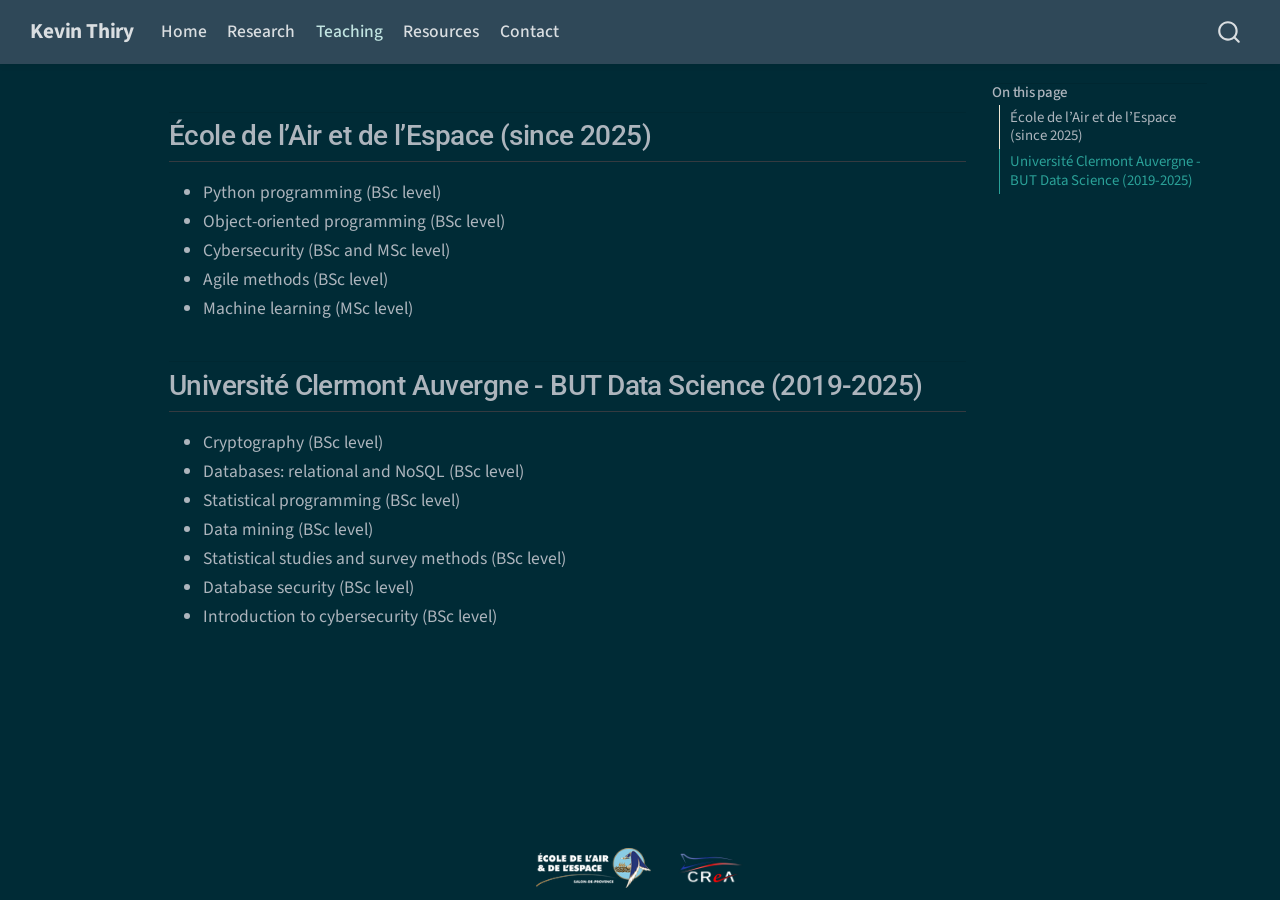
<file: docs/teaching.html>
<!DOCTYPE html>
<html xmlns="http://www.w3.org/1999/xhtml" lang="en" xml:lang="en"><head>

<meta charset="utf-8">
<meta name="generator" content="quarto-1.9.30">

<meta name="viewport" content="width=device-width, initial-scale=1.0, user-scalable=yes">


<title>teaching – Kevin Thiry</title>
<style>
/* Default styles provided by pandoc.
** See https://pandoc.org/MANUAL.html#variables-for-html for config info.
*/
code{white-space: pre-wrap;}
span.smallcaps{font-variant: small-caps;}
div.columns{display: flex; gap: min(4vw, 1.5em);}
div.column{flex: auto; overflow-x: auto;}
div.hanging-indent{margin-left: 1.5em; text-indent: -1.5em;}
ul.task-list{list-style: none;}
ul.task-list li input[type="checkbox"] {
  width: 0.8em;
  margin: 0 0.8em 0.2em -1em; /* quarto-specific, see https://github.com/quarto-dev/quarto-cli/issues/4556 */ 
  vertical-align: middle;
}
</style>


<script src="site_libs/quarto-nav/quarto-nav.js"></script>
<script src="site_libs/quarto-nav/headroom.min.js"></script>
<script src="site_libs/clipboard/clipboard.min.js"></script>
<script src="site_libs/quarto-search/autocomplete.umd.js"></script>
<script src="site_libs/quarto-search/fuse.min.js"></script>
<script src="site_libs/quarto-search/quarto-search.js"></script>
<meta name="quarto:offset" content="./">
<script src="site_libs/quarto-html/quarto.js" type="module"></script>
<script src="site_libs/quarto-html/tabsets/tabsets.js" type="module"></script>
<script src="site_libs/quarto-html/popper.min.js"></script>
<script src="site_libs/quarto-html/tippy.umd.min.js"></script>
<script src="site_libs/quarto-html/anchor.min.js"></script>
<link href="site_libs/quarto-html/tippy.css" rel="stylesheet">
<link href="site_libs/quarto-html/quarto-syntax-highlighting-92a119f464e29b2f7212a38ede3da618.css" rel="stylesheet" class="quarto-color-scheme" id="quarto-text-highlighting-styles">
<link href="site_libs/quarto-html/quarto-syntax-highlighting-dark-c8ee5e9782dcc26ea8a3459151165049.css" rel="stylesheet" class="quarto-color-scheme quarto-color-alternate" id="quarto-text-highlighting-styles">
<link href="site_libs/quarto-html/quarto-syntax-highlighting-92a119f464e29b2f7212a38ede3da618.css" rel="stylesheet" class="quarto-color-scheme-extra" id="quarto-text-highlighting-styles">
<script src="site_libs/bootstrap/bootstrap.min.js"></script>
<link href="site_libs/bootstrap/bootstrap-icons.css" rel="stylesheet">
<link href="site_libs/bootstrap/bootstrap-9f5f1ae5963a84c9391994a52729a342.min.css" rel="stylesheet" append-hash="true" class="quarto-color-scheme" id="quarto-bootstrap" data-mode="dark">
<link href="site_libs/bootstrap/bootstrap-dark-ed22fc9a63b1116d3129ba5933d568b9.min.css" rel="stylesheet" append-hash="true" class="quarto-color-scheme quarto-color-alternate" id="quarto-bootstrap" data-mode="dark">
<link href="site_libs/bootstrap/bootstrap-9f5f1ae5963a84c9391994a52729a342.min.css" rel="stylesheet" append-hash="true" class="quarto-color-scheme-extra" id="quarto-bootstrap" data-mode="dark">
<script id="quarto-search-options" type="application/json">{
  "location": "navbar",
  "copy-button": false,
  "collapse-after": 3,
  "panel-placement": "end",
  "type": "overlay",
  "limit": 50,
  "keyboard-shortcut": [
    "f",
    "/",
    "s"
  ],
  "show-item-context": false,
  "language": {
    "search-no-results-text": "No results",
    "search-matching-documents-text": "matching documents",
    "search-copy-link-title": "Copy link to search",
    "search-hide-matches-text": "Hide additional matches",
    "search-more-match-text": "more match in this document",
    "search-more-matches-text": "more matches in this document",
    "search-clear-button-title": "Clear",
    "search-text-placeholder": "",
    "search-detached-cancel-button-title": "Cancel",
    "search-submit-button-title": "Submit",
    "search-label": "Search"
  }
}</script>
<style>html{ scroll-behavior: smooth; }</style>
<link rel="preconnect" href="https://fonts.googleapis.com">
<link rel="preconnect" href="https://fonts.gstatic.com" crossorigin="">
<link href="https://fonts.googleapis.com/css2?family=Source+Sans+3:wght@400;500;600;700;750&amp;display=swap" rel="stylesheet">


<link rel="stylesheet" href="styles.css">
</head>

<body class="nav-fixed quarto-light">

<div id="quarto-search-results"></div>
  <header id="quarto-header" class="headroom fixed-top">
    <nav class="navbar navbar-expand-lg " data-bs-theme="dark">
      <div class="navbar-container container-fluid">
      <div class="navbar-brand-container mx-auto">
    <a class="navbar-brand" href="./index.html">
    <span class="navbar-title">Kevin Thiry</span>
    </a>
  </div>
            <div id="quarto-search" class="" title="Search"></div>
          <button class="navbar-toggler" type="button" data-bs-toggle="collapse" data-bs-target="#navbarCollapse" aria-controls="navbarCollapse" role="menu" aria-expanded="false" aria-label="Toggle navigation" onclick="if (window.quartoToggleHeadroom) { window.quartoToggleHeadroom(); }">
  <span class="navbar-toggler-icon"></span>
</button>
          <div class="collapse navbar-collapse" id="navbarCollapse">
            <ul class="navbar-nav navbar-nav-scroll me-auto">
  <li class="nav-item">
    <a class="nav-link" href="./index.html"> 
<span class="menu-text">Home</span></a>
  </li>  
  <li class="nav-item">
    <a class="nav-link" href="./research.html"> 
<span class="menu-text">Research</span></a>
  </li>  
  <li class="nav-item">
    <a class="nav-link active" href="./teaching.html" aria-current="page"> 
<span class="menu-text">Teaching</span></a>
  </li>  
  <li class="nav-item">
    <a class="nav-link" href="./resources.html"> 
<span class="menu-text">Resources</span></a>
  </li>  
  <li class="nav-item">
    <a class="nav-link" href="./contact.html"> 
<span class="menu-text">Contact</span></a>
  </li>  
</ul>
          </div> <!-- /navcollapse -->
            <div class="quarto-navbar-tools">
</div>
      </div> <!-- /container-fluid -->
    </nav>
</header>
<!-- content -->
<div id="quarto-content" class="quarto-container page-columns page-rows-contents page-layout-article page-navbar">
<!-- sidebar -->
<!-- margin-sidebar -->
    <div id="quarto-margin-sidebar" class="sidebar margin-sidebar">
        <nav id="TOC" role="doc-toc" class="toc-active">
    <h2 id="toc-title">On this page</h2>
   
  <ul class="collapse">
  <li><a href="#école-de-lair-et-de-lespace-since-2025" id="toc-école-de-lair-et-de-lespace-since-2025" class="nav-link active" data-scroll-target="#école-de-lair-et-de-lespace-since-2025">École de l’Air et de l’Espace (since 2025)</a></li>
  <li><a href="#université-clermont-auvergne---but-data-science-2019-2025" id="toc-université-clermont-auvergne---but-data-science-2019-2025" class="nav-link" data-scroll-target="#université-clermont-auvergne---but-data-science-2019-2025">Université Clermont Auvergne - BUT Data Science (2019-2025)</a></li>
  </ul>
</nav>
    </div>
<!-- main -->
<main class="content" id="quarto-document-content"><header id="title-block-header" class="quarto-title-block"></header>




<section id="école-de-lair-et-de-lespace-since-2025" class="level2">
<h2 class="anchored" data-anchor-id="école-de-lair-et-de-lespace-since-2025">École de l’Air et de l’Espace (since 2025)</h2>
<ul>
<li>Python programming (BSc level)</li>
<li>Object-oriented programming (BSc level)</li>
<li>Cybersecurity (BSc and MSc level)</li>
<li>Agile methods (BSc level)</li>
<li>Machine learning (MSc level)</li>
</ul>
</section>
<section id="université-clermont-auvergne---but-data-science-2019-2025" class="level2">
<h2 class="anchored" data-anchor-id="université-clermont-auvergne---but-data-science-2019-2025">Université Clermont Auvergne - BUT Data Science (2019-2025)</h2>
<ul>
<li>Cryptography (BSc level)</li>
<li>Databases: relational and NoSQL (BSc level)</li>
<li>Statistical programming (BSc level)</li>
<li>Data mining (BSc level)</li>
<li>Statistical studies and survey methods (BSc level)</li>
<li>Database security (BSc level)</li>
<li>Introduction to cybersecurity (BSc level)</li>
</ul>


</section>

</main> <!-- /main -->
<script id="quarto-html-after-body" type="application/javascript">
  window.document.addEventListener("DOMContentLoaded", function (event) {
    const icon = "";
    const anchorJS = new window.AnchorJS();
    anchorJS.options = {
      placement: 'right',
      icon: icon
    };
    anchorJS.add('.anchored');
    const isCodeAnnotation = (el) => {
      for (const clz of el.classList) {
        if (clz.startsWith('code-annotation-')) {                     
          return true;
        }
      }
      return false;
    }
    const onCopySuccess = function(e) {
      // button target
      const button = e.trigger;
      // don't keep focus
      button.blur();
      // flash "checked"
      button.classList.add('code-copy-button-checked');
      var currentTitle = button.getAttribute("title");
      button.setAttribute("title", "Copied!");
      let tooltip;
      if (window.bootstrap) {
        button.setAttribute("data-bs-toggle", "tooltip");
        button.setAttribute("data-bs-placement", "left");
        button.setAttribute("data-bs-title", "Copied!");
        tooltip = new bootstrap.Tooltip(button, 
          { trigger: "manual", 
            customClass: "code-copy-button-tooltip",
            offset: [0, -8]});
        tooltip.show();    
      }
      setTimeout(function() {
        if (tooltip) {
          tooltip.hide();
          button.removeAttribute("data-bs-title");
          button.removeAttribute("data-bs-toggle");
          button.removeAttribute("data-bs-placement");
        }
        button.setAttribute("title", currentTitle);
        button.classList.remove('code-copy-button-checked');
      }, 1000);
      // clear code selection
      e.clearSelection();
    }
    const getTextToCopy = function(trigger) {
      const outerScaffold = trigger.parentElement.cloneNode(true);
      const codeEl = outerScaffold.querySelector('code');
      for (const childEl of codeEl.children) {
        if (isCodeAnnotation(childEl)) {
          childEl.remove();
        }
      }
      return codeEl.innerText;
    }
    const clipboard = new window.ClipboardJS('.code-copy-button:not([data-in-quarto-modal])', {
      text: getTextToCopy
    });
    clipboard.on('success', onCopySuccess);
    if (window.document.getElementById('quarto-embedded-source-code-modal')) {
      const clipboardModal = new window.ClipboardJS('.code-copy-button[data-in-quarto-modal]', {
        text: getTextToCopy,
        container: window.document.getElementById('quarto-embedded-source-code-modal')
      });
      clipboardModal.on('success', onCopySuccess);
    }
      var localhostRegex = new RegExp(/^(?:http|https):\/\/localhost\:?[0-9]*\//);
      var mailtoRegex = new RegExp(/^mailto:/);
        var filterRegex = new RegExp("https:\/\/kthiry-eae\.github\.io\/");
      var isInternal = (href) => {
          return filterRegex.test(href) || localhostRegex.test(href) || mailtoRegex.test(href);
      }
      // Inspect non-navigation links and adorn them if external
     var links = window.document.querySelectorAll('a[href]:not(.nav-link):not(.navbar-brand):not(.toc-action):not(.sidebar-link):not(.sidebar-item-toggle):not(.pagination-link):not(.no-external):not([aria-hidden]):not(.dropdown-item):not(.quarto-navigation-tool):not(.about-link)');
      for (var i=0; i<links.length; i++) {
        const link = links[i];
        if (!isInternal(link.href)) {
          // undo the damage that might have been done by quarto-nav.js in the case of
          // links that we want to consider external
          if (link.dataset.originalHref !== undefined) {
            link.href = link.dataset.originalHref;
          }
            // target, if specified
            link.setAttribute("target", "_blank");
            if (link.getAttribute("rel") === null) {
              link.setAttribute("rel", "noopener");
            }
        }
      }
    function tippyHover(el, contentFn, onTriggerFn, onUntriggerFn) {
      const config = {
        allowHTML: true,
        maxWidth: 500,
        delay: 100,
        arrow: false,
        appendTo: function(el) {
            return el.parentElement;
        },
        interactive: true,
        interactiveBorder: 10,
        theme: 'quarto',
        placement: 'bottom-start',
      };
      if (contentFn) {
        config.content = contentFn;
      }
      if (onTriggerFn) {
        config.onTrigger = onTriggerFn;
      }
      if (onUntriggerFn) {
        config.onUntrigger = onUntriggerFn;
      }
      window.tippy(el, config); 
    }
    const noterefs = window.document.querySelectorAll('a[role="doc-noteref"]');
    for (var i=0; i<noterefs.length; i++) {
      const ref = noterefs[i];
      tippyHover(ref, function() {
        // use id or data attribute instead here
        let href = ref.getAttribute('data-footnote-href') || ref.getAttribute('href');
        try { href = new URL(href).hash; } catch {}
        const id = href.replace(/^#\/?/, "");
        const note = window.document.getElementById(id);
        if (note) {
          return note.innerHTML;
        } else {
          return "";
        }
      });
    }
    const xrefs = window.document.querySelectorAll('a.quarto-xref');
    const processXRef = (id, note) => {
      // Strip column container classes
      const stripColumnClz = (el) => {
        el.classList.remove("page-full", "page-columns");
        if (el.children) {
          for (const child of el.children) {
            stripColumnClz(child);
          }
        }
      }
      stripColumnClz(note)
      if (id === null || id.startsWith('sec-')) {
        // Special case sections, only their first couple elements
        const container = document.createElement("div");
        if (note.children && note.children.length > 2) {
          container.appendChild(note.children[0].cloneNode(true));
          for (let i = 1; i < note.children.length; i++) {
            const child = note.children[i];
            if (child.tagName === "P" && child.innerText === "") {
              continue;
            } else {
              container.appendChild(child.cloneNode(true));
              break;
            }
          }
          if (window.Quarto?.typesetMath) {
            window.Quarto.typesetMath(container);
          }
          return container.innerHTML
        } else {
          if (window.Quarto?.typesetMath) {
            window.Quarto.typesetMath(note);
          }
          return note.innerHTML;
        }
      } else {
        // Remove any anchor links if they are present
        const anchorLink = note.querySelector('a.anchorjs-link');
        if (anchorLink) {
          anchorLink.remove();
        }
        if (window.Quarto?.typesetMath) {
          window.Quarto.typesetMath(note);
        }
        if (note.classList.contains("callout")) {
          return note.outerHTML;
        } else {
          return note.innerHTML;
        }
      }
    }
    for (var i=0; i<xrefs.length; i++) {
      const xref = xrefs[i];
      tippyHover(xref, undefined, function(instance) {
        instance.disable();
        let url = xref.getAttribute('href');
        let hash = undefined; 
        if (url.startsWith('#')) {
          hash = url;
        } else {
          try { hash = new URL(url).hash; } catch {}
        }
        if (hash) {
          const id = hash.replace(/^#\/?/, "");
          const note = window.document.getElementById(id);
          if (note !== null) {
            try {
              const html = processXRef(id, note.cloneNode(true));
              instance.setContent(html);
            } finally {
              instance.enable();
              instance.show();
            }
          } else {
            // See if we can fetch this
            fetch(url.split('#')[0])
            .then(res => res.text())
            .then(html => {
              const parser = new DOMParser();
              const htmlDoc = parser.parseFromString(html, "text/html");
              const note = htmlDoc.getElementById(id);
              if (note !== null) {
                const html = processXRef(id, note);
                instance.setContent(html);
              } 
            }).finally(() => {
              instance.enable();
              instance.show();
            });
          }
        } else {
          // See if we can fetch a full url (with no hash to target)
          // This is a special case and we should probably do some content thinning / targeting
          fetch(url)
          .then(res => res.text())
          .then(html => {
            const parser = new DOMParser();
            const htmlDoc = parser.parseFromString(html, "text/html");
            const note = htmlDoc.querySelector('main.content');
            if (note !== null) {
              // This should only happen for chapter cross references
              // (since there is no id in the URL)
              // remove the first header
              if (note.children.length > 0 && note.children[0].tagName === "HEADER") {
                note.children[0].remove();
              }
              const html = processXRef(null, note);
              instance.setContent(html);
            } 
          }).finally(() => {
            instance.enable();
            instance.show();
          });
        }
      }, function(instance) {
      });
    }
        let selectedAnnoteEl;
        const selectorForAnnotation = ( cell, annotation) => {
          let cellAttr = 'data-code-cell="' + cell + '"';
          let lineAttr = 'data-code-annotation="' +  annotation + '"';
          const selector = 'span[' + cellAttr + '][' + lineAttr + ']';
          return selector;
        }
        const selectCodeLines = (annoteEl) => {
          const doc = window.document;
          const targetCell = annoteEl.getAttribute("data-target-cell");
          const targetAnnotation = annoteEl.getAttribute("data-target-annotation");
          const annoteSpan = window.document.querySelector(selectorForAnnotation(targetCell, targetAnnotation));
          const lines = annoteSpan.getAttribute("data-code-lines").split(",");
          const lineIds = lines.map((line) => {
            return targetCell + "-" + line;
          })
          let top = null;
          let height = null;
          let parent = null;
          if (lineIds.length > 0) {
              //compute the position of the single el (top and bottom and make a div)
              const el = window.document.getElementById(lineIds[0]);
              top = el.offsetTop;
              height = el.offsetHeight;
              parent = el.parentElement.parentElement;
            if (lineIds.length > 1) {
              const lastEl = window.document.getElementById(lineIds[lineIds.length - 1]);
              const bottom = lastEl.offsetTop + lastEl.offsetHeight;
              height = bottom - top;
            }
            if (top !== null && height !== null && parent !== null) {
              // cook up a div (if necessary) and position it 
              let div = window.document.getElementById("code-annotation-line-highlight");
              if (div === null) {
                div = window.document.createElement("div");
                div.setAttribute("id", "code-annotation-line-highlight");
                div.style.position = 'absolute';
                parent.appendChild(div);
              }
              div.style.top = top - 2 + "px";
              div.style.height = height + 4 + "px";
              div.style.left = 0;
              let gutterDiv = window.document.getElementById("code-annotation-line-highlight-gutter");
              if (gutterDiv === null) {
                gutterDiv = window.document.createElement("div");
                gutterDiv.setAttribute("id", "code-annotation-line-highlight-gutter");
                gutterDiv.style.position = 'absolute';
                const codeCell = window.document.getElementById(targetCell);
                const gutter = codeCell.querySelector('.code-annotation-gutter');
                gutter.appendChild(gutterDiv);
              }
              gutterDiv.style.top = top - 2 + "px";
              gutterDiv.style.height = height + 4 + "px";
            }
            selectedAnnoteEl = annoteEl;
          }
        };
        const unselectCodeLines = () => {
          const elementsIds = ["code-annotation-line-highlight", "code-annotation-line-highlight-gutter"];
          elementsIds.forEach((elId) => {
            const div = window.document.getElementById(elId);
            if (div) {
              div.remove();
            }
          });
          selectedAnnoteEl = undefined;
        };
          // Handle positioning of the toggle
      window.addEventListener(
        "resize",
        throttle(() => {
          elRect = undefined;
          if (selectedAnnoteEl) {
            selectCodeLines(selectedAnnoteEl);
          }
        }, 10)
      );
      function throttle(fn, ms) {
      let throttle = false;
      let timer;
        return (...args) => {
          if(!throttle) { // first call gets through
              fn.apply(this, args);
              throttle = true;
          } else { // all the others get throttled
              if(timer) clearTimeout(timer); // cancel #2
              timer = setTimeout(() => {
                fn.apply(this, args);
                timer = throttle = false;
              }, ms);
          }
        };
      }
        // Attach click handler to the DT
        const annoteDls = window.document.querySelectorAll('dt[data-target-cell]');
        for (const annoteDlNode of annoteDls) {
          annoteDlNode.addEventListener('click', (event) => {
            const clickedEl = event.target;
            if (clickedEl !== selectedAnnoteEl) {
              unselectCodeLines();
              const activeEl = window.document.querySelector('dt[data-target-cell].code-annotation-active');
              if (activeEl) {
                activeEl.classList.remove('code-annotation-active');
              }
              selectCodeLines(clickedEl);
              clickedEl.classList.add('code-annotation-active');
            } else {
              // Unselect the line
              unselectCodeLines();
              clickedEl.classList.remove('code-annotation-active');
            }
          });
        }
    const findCites = (el) => {
      const parentEl = el.parentElement;
      if (parentEl) {
        const cites = parentEl.dataset.cites;
        if (cites) {
          return {
            el,
            cites: cites.split(' ')
          };
        } else {
          return findCites(el.parentElement)
        }
      } else {
        return undefined;
      }
    };
    var bibliorefs = window.document.querySelectorAll('a[role="doc-biblioref"]');
    for (var i=0; i<bibliorefs.length; i++) {
      const ref = bibliorefs[i];
      const citeInfo = findCites(ref);
      if (citeInfo) {
        tippyHover(citeInfo.el, function() {
          var popup = window.document.createElement('div');
          citeInfo.cites.forEach(function(cite) {
            var citeDiv = window.document.createElement('div');
            citeDiv.classList.add('hanging-indent');
            citeDiv.classList.add('csl-entry');
            var biblioDiv = window.document.getElementById('ref-' + cite);
            if (biblioDiv) {
              citeDiv.innerHTML = biblioDiv.innerHTML;
            }
            popup.appendChild(citeDiv);
          });
          return popup.innerHTML;
        });
      }
    }
  });
  </script>
</div> <!-- /content -->
<footer class="footer">
  <div class="nav-footer">
    <div class="nav-footer-left">
      &nbsp;
    </div>   
    <div class="nav-footer-center">
<p><img src="images/logo-eae.png" alt="EAE logo" style="height:40px; margin-right:24px;"> <img src="images/logo-crea.png" alt="CREA logo" style="height:32px;"></p>
</div>
    <div class="nav-footer-right">
      &nbsp;
    </div>
  </div>
</footer>




<script src="site_libs/quarto-html/zenscroll-min.js"></script>
</body></html>
</file>
<file: docs/site_libs/quarto-html/tippy.css>
.tippy-box[data-animation=fade][data-state=hidden]{opacity:0}[data-tippy-root]{max-width:calc(100vw - 10px)}.tippy-box{position:relative;background-color:#333;color:#fff;border-radius:4px;font-size:14px;line-height:1.4;white-space:normal;outline:0;transition-property:transform,visibility,opacity}.tippy-box[data-placement^=top]>.tippy-arrow{bottom:0}.tippy-box[data-placement^=top]>.tippy-arrow:before{bottom:-7px;left:0;border-width:8px 8px 0;border-top-color:initial;transform-origin:center top}.tippy-box[data-placement^=bottom]>.tippy-arrow{top:0}.tippy-box[data-placement^=bottom]>.tippy-arrow:before{top:-7px;left:0;border-width:0 8px 8px;border-bottom-color:initial;transform-origin:center bottom}.tippy-box[data-placement^=left]>.tippy-arrow{right:0}.tippy-box[data-placement^=left]>.tippy-arrow:before{border-width:8px 0 8px 8px;border-left-color:initial;right:-7px;transform-origin:center left}.tippy-box[data-placement^=right]>.tippy-arrow{left:0}.tippy-box[data-placement^=right]>.tippy-arrow:before{left:-7px;border-width:8px 8px 8px 0;border-right-color:initial;transform-origin:center right}.tippy-box[data-inertia][data-state=visible]{transition-timing-function:cubic-bezier(.54,1.5,.38,1.11)}.tippy-arrow{width:16px;height:16px;color:#333}.tippy-arrow:before{content:"";position:absolute;border-color:transparent;border-style:solid}.tippy-content{position:relative;padding:5px 9px;z-index:1}
</file>
<file: docs/site_libs/quarto-html/quarto-syntax-highlighting-92a119f464e29b2f7212a38ede3da618.css>
/* quarto syntax highlight colors */
:root {
  --quarto-hl-ot-color: #003B4F;
  --quarto-hl-at-color: #657422;
  --quarto-hl-ss-color: #20794D;
  --quarto-hl-an-color: #5E5E5E;
  --quarto-hl-fu-color: #4758AB;
  --quarto-hl-st-color: #20794D;
  --quarto-hl-cf-color: #003B4F;
  --quarto-hl-op-color: #5E5E5E;
  --quarto-hl-er-color: #AD0000;
  --quarto-hl-bn-color: #AD0000;
  --quarto-hl-al-color: #AD0000;
  --quarto-hl-va-color: #111111;
  --quarto-hl-bu-color: inherit;
  --quarto-hl-ex-color: inherit;
  --quarto-hl-pp-color: #AD0000;
  --quarto-hl-in-color: #5E5E5E;
  --quarto-hl-vs-color: #20794D;
  --quarto-hl-wa-color: #5E5E5E;
  --quarto-hl-do-color: #5E5E5E;
  --quarto-hl-im-color: #00769E;
  --quarto-hl-ch-color: #20794D;
  --quarto-hl-dt-color: #AD0000;
  --quarto-hl-fl-color: #AD0000;
  --quarto-hl-co-color: #5E5E5E;
  --quarto-hl-cv-color: #5E5E5E;
  --quarto-hl-cn-color: #8f5902;
  --quarto-hl-sc-color: #5E5E5E;
  --quarto-hl-dv-color: #AD0000;
  --quarto-hl-kw-color: #003B4F;
}

/* other quarto variables */
:root {
  --quarto-font-monospace: Roboto Mono;
}

/* syntax highlight based on Pandoc's rules */
pre > code.sourceCode > span {
  color: #003B4F;
}

code.sourceCode > span {
  color: #003B4F;
}

div.sourceCode,
div.sourceCode pre.sourceCode {
  color: #003B4F;
}

/* Normal */
code span {
  color: #003B4F;
}

/* Alert */
code span.al {
  color: #AD0000;
  font-style: inherit;
}

/* Annotation */
code span.an {
  color: #5E5E5E;
  font-style: inherit;
}

/* Attribute */
code span.at {
  color: #657422;
  font-style: inherit;
}

/* BaseN */
code span.bn {
  color: #AD0000;
  font-style: inherit;
}

/* BuiltIn */
code span.bu {
  font-style: inherit;
}

/* ControlFlow */
code span.cf {
  color: #003B4F;
  font-weight: bold;
  font-style: inherit;
}

/* Char */
code span.ch {
  color: #20794D;
  font-style: inherit;
}

/* Constant */
code span.cn {
  color: #8f5902;
  font-style: inherit;
}

/* Comment */
code span.co {
  color: #5E5E5E;
  font-style: inherit;
}

/* CommentVar */
code span.cv {
  color: #5E5E5E;
  font-style: italic;
}

/* Documentation */
code span.do {
  color: #5E5E5E;
  font-style: italic;
}

/* DataType */
code span.dt {
  color: #AD0000;
  font-style: inherit;
}

/* DecVal */
code span.dv {
  color: #AD0000;
  font-style: inherit;
}

/* Error */
code span.er {
  color: #AD0000;
  font-style: inherit;
}

/* Extension */
code span.ex {
  font-style: inherit;
}

/* Float */
code span.fl {
  color: #AD0000;
  font-style: inherit;
}

/* Function */
code span.fu {
  color: #4758AB;
  font-style: inherit;
}

/* Import */
code span.im {
  color: #00769E;
  font-style: inherit;
}

/* Information */
code span.in {
  color: #5E5E5E;
  font-style: inherit;
}

/* Keyword */
code span.kw {
  color: #003B4F;
  font-weight: bold;
  font-style: inherit;
}

/* Operator */
code span.op {
  color: #5E5E5E;
  font-style: inherit;
}

/* Other */
code span.ot {
  color: #003B4F;
  font-style: inherit;
}

/* Preprocessor */
code span.pp {
  color: #AD0000;
  font-style: inherit;
}

/* SpecialChar */
code span.sc {
  color: #5E5E5E;
  font-style: inherit;
}

/* SpecialString */
code span.ss {
  color: #20794D;
  font-style: inherit;
}

/* String */
code span.st {
  color: #20794D;
  font-style: inherit;
}

/* Variable */
code span.va {
  color: #111111;
  font-style: inherit;
}

/* VerbatimString */
code span.vs {
  color: #20794D;
  font-style: inherit;
}

/* Warning */
code span.wa {
  color: #5E5E5E;
  font-style: italic;
}

.prevent-inlining {
  content: "</";
}

/*# sourceMappingURL=ca362ef8515db620399338d226f8fcdc.css.map */
</file>
<file: docs/site_libs/quarto-html/quarto-syntax-highlighting-dark-c8ee5e9782dcc26ea8a3459151165049.css>
/* quarto syntax highlight colors */
:root {
  --quarto-hl-al-color: #f07178;
  --quarto-hl-an-color: #d4d0ab;
  --quarto-hl-at-color: #00e0e0;
  --quarto-hl-bn-color: #d4d0ab;
  --quarto-hl-bu-color: #abe338;
  --quarto-hl-ch-color: #abe338;
  --quarto-hl-co-color: #f8f8f2;
  --quarto-hl-cv-color: #ffd700;
  --quarto-hl-cn-color: #ffd700;
  --quarto-hl-cf-color: #ffa07a;
  --quarto-hl-dt-color: #ffa07a;
  --quarto-hl-dv-color: #d4d0ab;
  --quarto-hl-do-color: #f8f8f2;
  --quarto-hl-er-color: #f07178;
  --quarto-hl-ex-color: #00e0e0;
  --quarto-hl-fl-color: #d4d0ab;
  --quarto-hl-fu-color: #ffa07a;
  --quarto-hl-im-color: #abe338;
  --quarto-hl-in-color: #d4d0ab;
  --quarto-hl-kw-color: #ffa07a;
  --quarto-hl-op-color: #ffa07a;
  --quarto-hl-ot-color: #00e0e0;
  --quarto-hl-pp-color: #dcc6e0;
  --quarto-hl-re-color: #00e0e0;
  --quarto-hl-sc-color: #abe338;
  --quarto-hl-ss-color: #abe338;
  --quarto-hl-st-color: #abe338;
  --quarto-hl-va-color: #00e0e0;
  --quarto-hl-vs-color: #abe338;
  --quarto-hl-wa-color: #dcc6e0;
}

/* other quarto variables */
:root {
  --quarto-font-monospace: Roboto Mono;
}

/* syntax highlight based on Pandoc's rules */
pre > code.sourceCode > span {
  color: #f8f8f2;
}

code.sourceCode > span {
  color: #f8f8f2;
}

div.sourceCode,
div.sourceCode pre.sourceCode {
  color: #f8f8f2;
}

/* Normal */
code span {
  color: #f8f8f2;
}

/* Alert */
code span.al {
  color: #f07178;
}

/* Annotation */
code span.an {
  color: #d4d0ab;
}

/* Attribute */
code span.at {
  color: #00e0e0;
}

/* BaseN */
code span.bn {
  color: #d4d0ab;
}

/* BuiltIn */
code span.bu {
  color: #abe338;
}

/* ControlFlow */
code span.cf {
  font-weight: bold;
  color: #ffa07a;
}

/* Char */
code span.ch {
  color: #abe338;
}

/* Constant */
code span.cn {
  color: #ffd700;
}

/* Comment */
code span.co {
  font-style: italic;
  color: #f8f8f2;
}

/* CommentVar */
code span.cv {
  color: #ffd700;
}

/* Documentation */
code span.do {
  color: #f8f8f2;
}

/* DataType */
code span.dt {
  color: #ffa07a;
}

/* DecVal */
code span.dv {
  color: #d4d0ab;
}

/* Error */
code span.er {
  color: #f07178;
  text-decoration: underline;
}

/* Extension */
code span.ex {
  font-weight: bold;
  color: #00e0e0;
}

/* Float */
code span.fl {
  color: #d4d0ab;
}

/* Function */
code span.fu {
  color: #ffa07a;
}

/* Import */
code span.im {
  color: #abe338;
}

/* Information */
code span.in {
  color: #d4d0ab;
}

/* Keyword */
code span.kw {
  font-weight: bold;
  color: #ffa07a;
}

/* Operator */
code span.op {
  color: #ffa07a;
}

/* Other */
code span.ot {
  color: #00e0e0;
}

/* Preprocessor */
code span.pp {
  color: #dcc6e0;
}

/* RegionMarker */
code span.re {
  background-color: #f8f8f2;
  color: #00e0e0;
}

/* SpecialChar */
code span.sc {
  color: #abe338;
}

/* SpecialString */
code span.ss {
  color: #abe338;
}

/* String */
code span.st {
  color: #abe338;
}

/* Variable */
code span.va {
  color: #00e0e0;
}

/* VerbatimString */
code span.vs {
  color: #abe338;
}

/* Warning */
code span.wa {
  color: #dcc6e0;
}

.prevent-inlining {
  content: "</";
}

/*# sourceMappingURL=0beb6f18039781a685c5ba5bb8c68174.css.map */
</file>
<file: docs/styles.css>
/* Typographie générale */
body {
  font-family: "Source Sans 3", system-ui, -apple-system, BlinkMacSystemFont, "Segoe UI", sans-serif;
  font-size: 1.03rem;
  line-height: 1.65;
}

/* Largeur de lecture */
main.content {
  max-width: 840px;
}

/* Paragraphes et listes */
p, li {
  line-height: 1.65;
}

/* Liens : un peu plus nets */
a {
  text-underline-offset: 0.15em;
}

main.content a {
  font-weight: 500;
}

/* Titres */
h1, h2, h3 {
  letter-spacing: -0.02em;
}

h1 {
  font-weight: 750;
}

h2 {
  margin-top: 2.2rem;
  padding-top: 0.4rem;
  border-top: 1px solid rgba(0, 0, 0, 0.08);
}

/* Navbar */
.navbar {
  box-shadow: 0 1px 8px rgba(0, 0, 0, 0.06);
}

.navbar-title {
  font-weight: 700;
  letter-spacing: -0.01em;
}

.navbar-nav .nav-link {
  font-weight: 500;
}

/* Cartes éventuelles pour la page d’accueil */
.home-grid {
  display: grid;
  grid-template-columns: repeat(auto-fit, minmax(220px, 1fr));
  gap: 1rem;
  margin-top: 2rem;
}

.home-card {
  padding: 1.1rem 1.2rem;
  border-radius: 14px;
  background: rgba(255, 255, 255, 0.45);
  border: 1px solid rgba(0, 0, 0, 0.08);
}

.home-card h3 {
  margin-top: 0;
}

/* Publications */
.publication {
  margin-bottom: 1.1rem;
  padding-left: 1rem;
  border-left: 3px solid var(--bs-primary);
}

.publication strong {
  font-weight: 700;
}
</file>
<file: docs/styles/home-banner.css>
.quarto-title-banner {
  background:
    url("../images/logo-eae.png") no-repeat left calc(70% + 8rem) top 1.8rem / 120px auto,
    url("../images/logo-crea.png") no-repeat left calc(70% + 8rem) top 6.2rem / 105px auto,
    #2c3e50 !important;
  min-height: 165px;
}

.quarto-title-banner .title,
.quarto-title-banner .subtitle {
  max-width: 70%;
  position: relative;
  left: -2rem;
}

.quarto-title-banner .quarto-title-block-content {
  margin-left: 0 !important;
  padding-left: 0 !important;
}

/* Tablette */
@media (max-width: 1000px) {
  .quarto-title-banner {
    background:
      url("../images/logo-eae.png") no-repeat left calc(70% + 4rem) top 1.6rem / 95px auto,
      url("../images/logo-crea.png") no-repeat left calc(70% + 4rem) top 5.4rem / 82px auto,
      #2c3e50 !important;
    min-height: 150px;
  }

  .quarto-title-banner .title,
  .quarto-title-banner .subtitle {
    max-width: 70%;
    left: -1rem;
  }

  .quarto-title-banner .quarto-title-block-content {
    margin-left: 0 !important;
    padding-left: 0 !important;
  }
}

/* Mobile */
@media (max-width: 700px) {
  .quarto-title-banner {
    background: #2c3e50 !important;
    min-height: auto;
  }

  .quarto-title-banner .title,
  .quarto-title-banner .subtitle {
    max-width: 100%;
    left: 0;
  }

  .quarto-title-banner .quarto-title-block-content {
    margin-left: 0 !important;
    padding-left: 0 !important;
  }
}

.home-second-subtitle {
  margin-top: -0.5rem;
  margin-bottom: 1rem;
  font-size: 1rem;
  color: #5c6770;
}
</file>
<file: docs/site_libs/quarto-contrib/fontawesome6-6.7.2/latex-fontsize.css>
.fa-tiny {
  font-size: 0.5em;
}
.fa-scriptsize {
  font-size: 0.7em;
}
.fa-footnotesize {
  font-size: 0.8em;
}
.fa-small {
  font-size: 0.9em;
}
.fa-normalsize {
  font-size: 1em;
}
.fa-large {
  font-size: 1.2em;
}
.fa-Large {
  font-size: 1.5em;
}
.fa-LARGE {
  font-size: 1.75em;
}
.fa-huge {
  font-size: 2em;
}
.fa-Huge {
  font-size: 2.5em;
}
</file>
